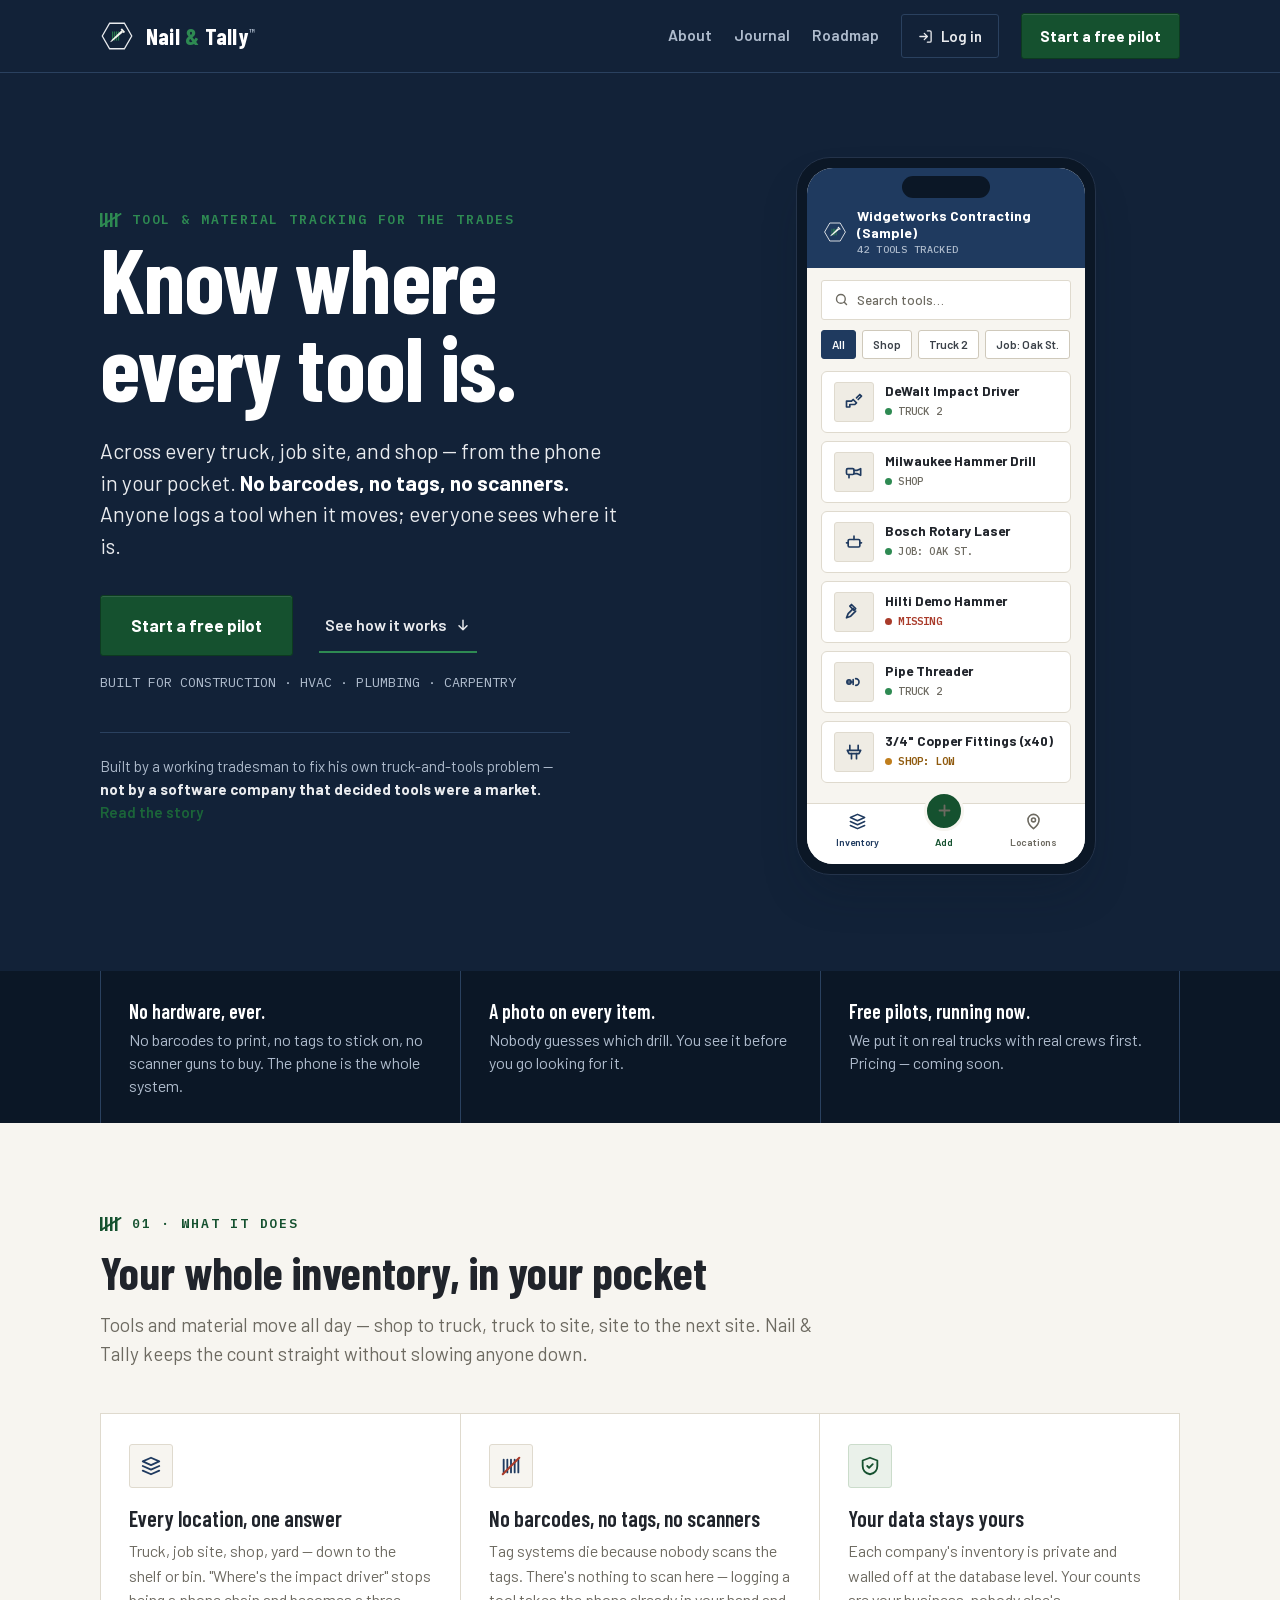
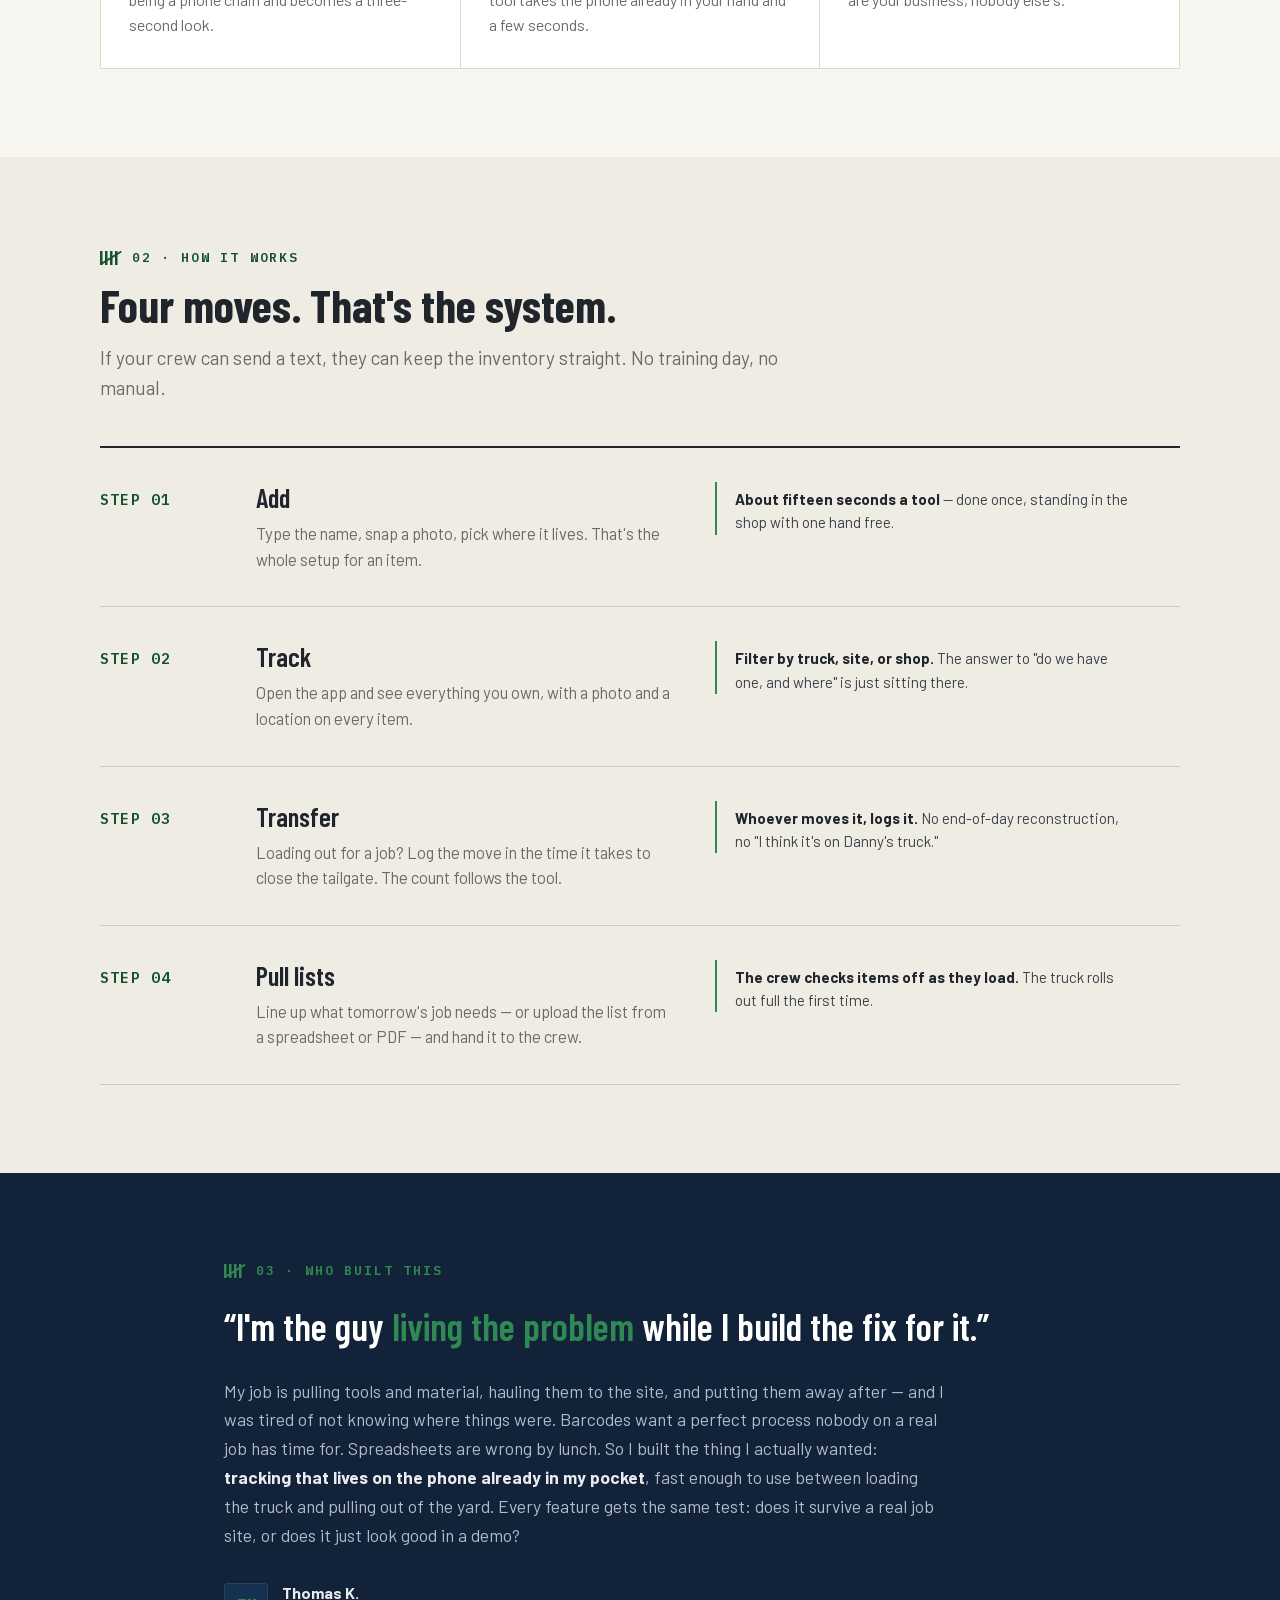
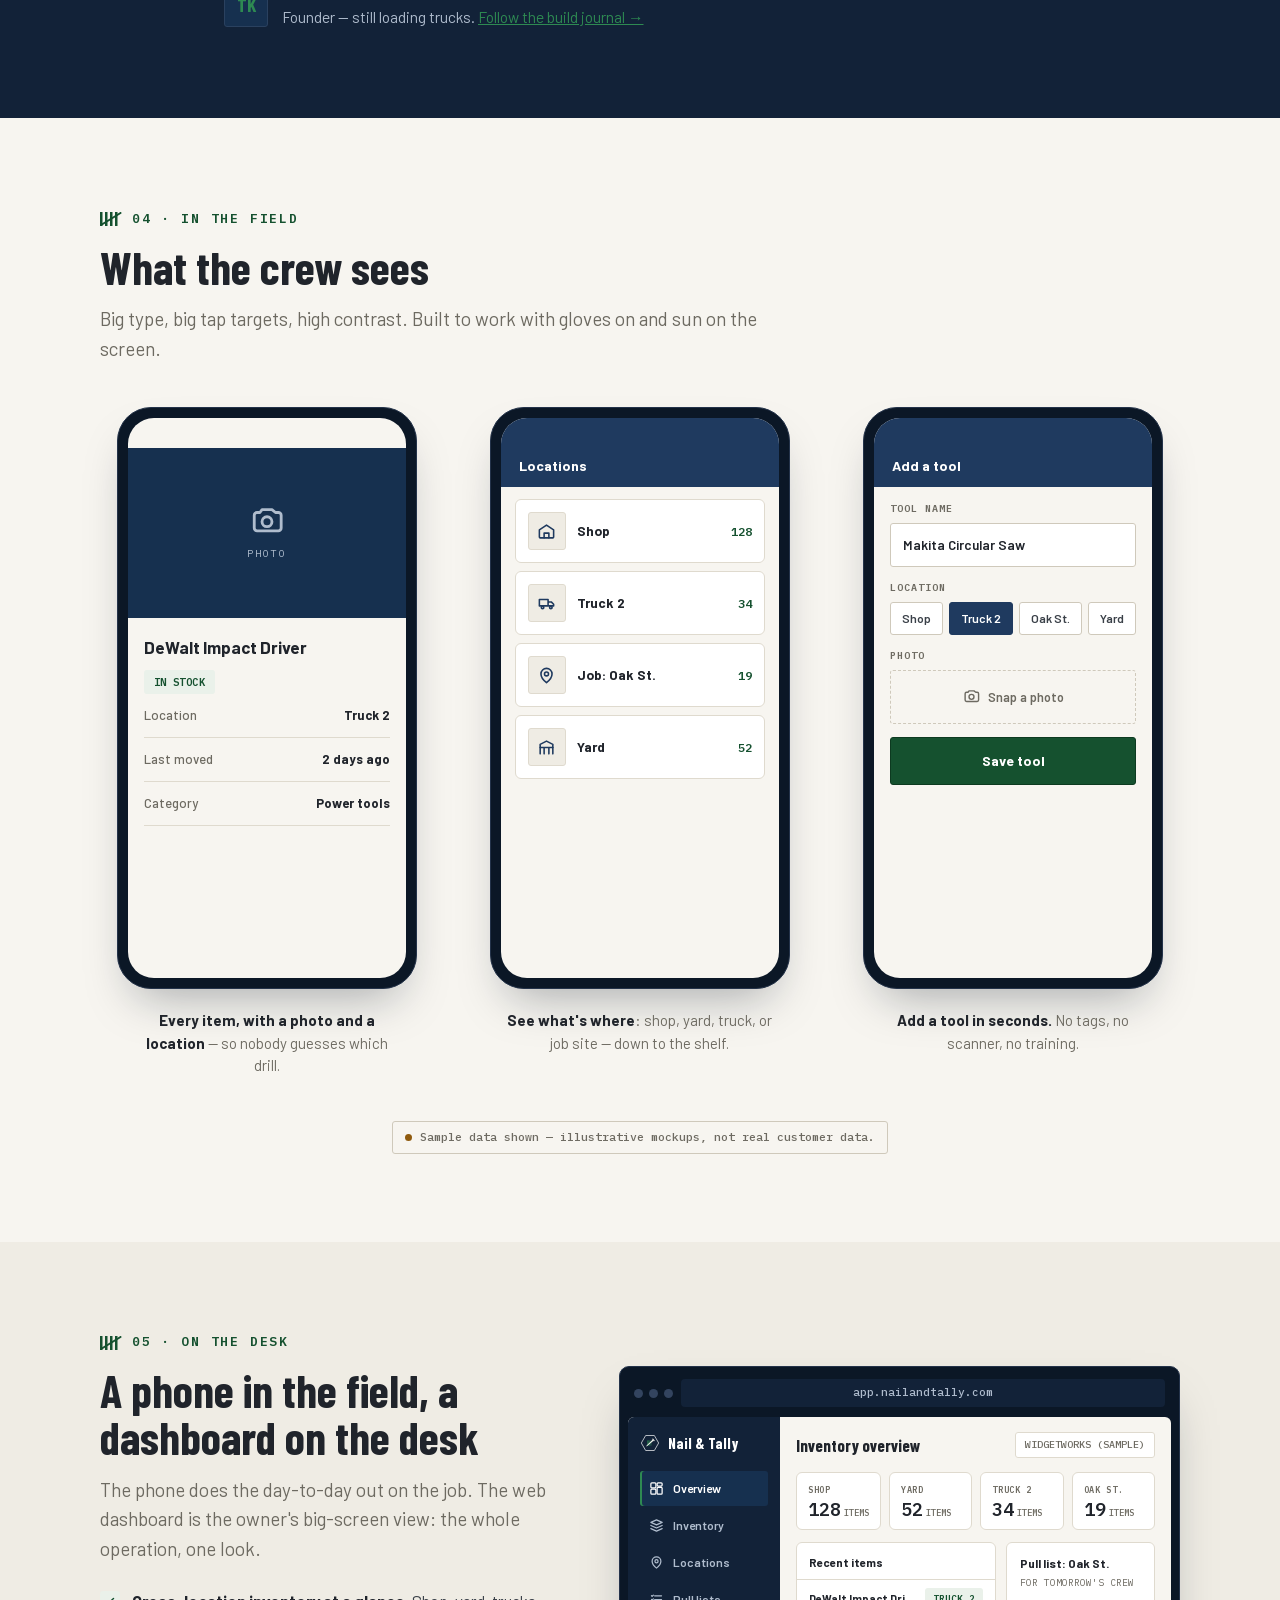
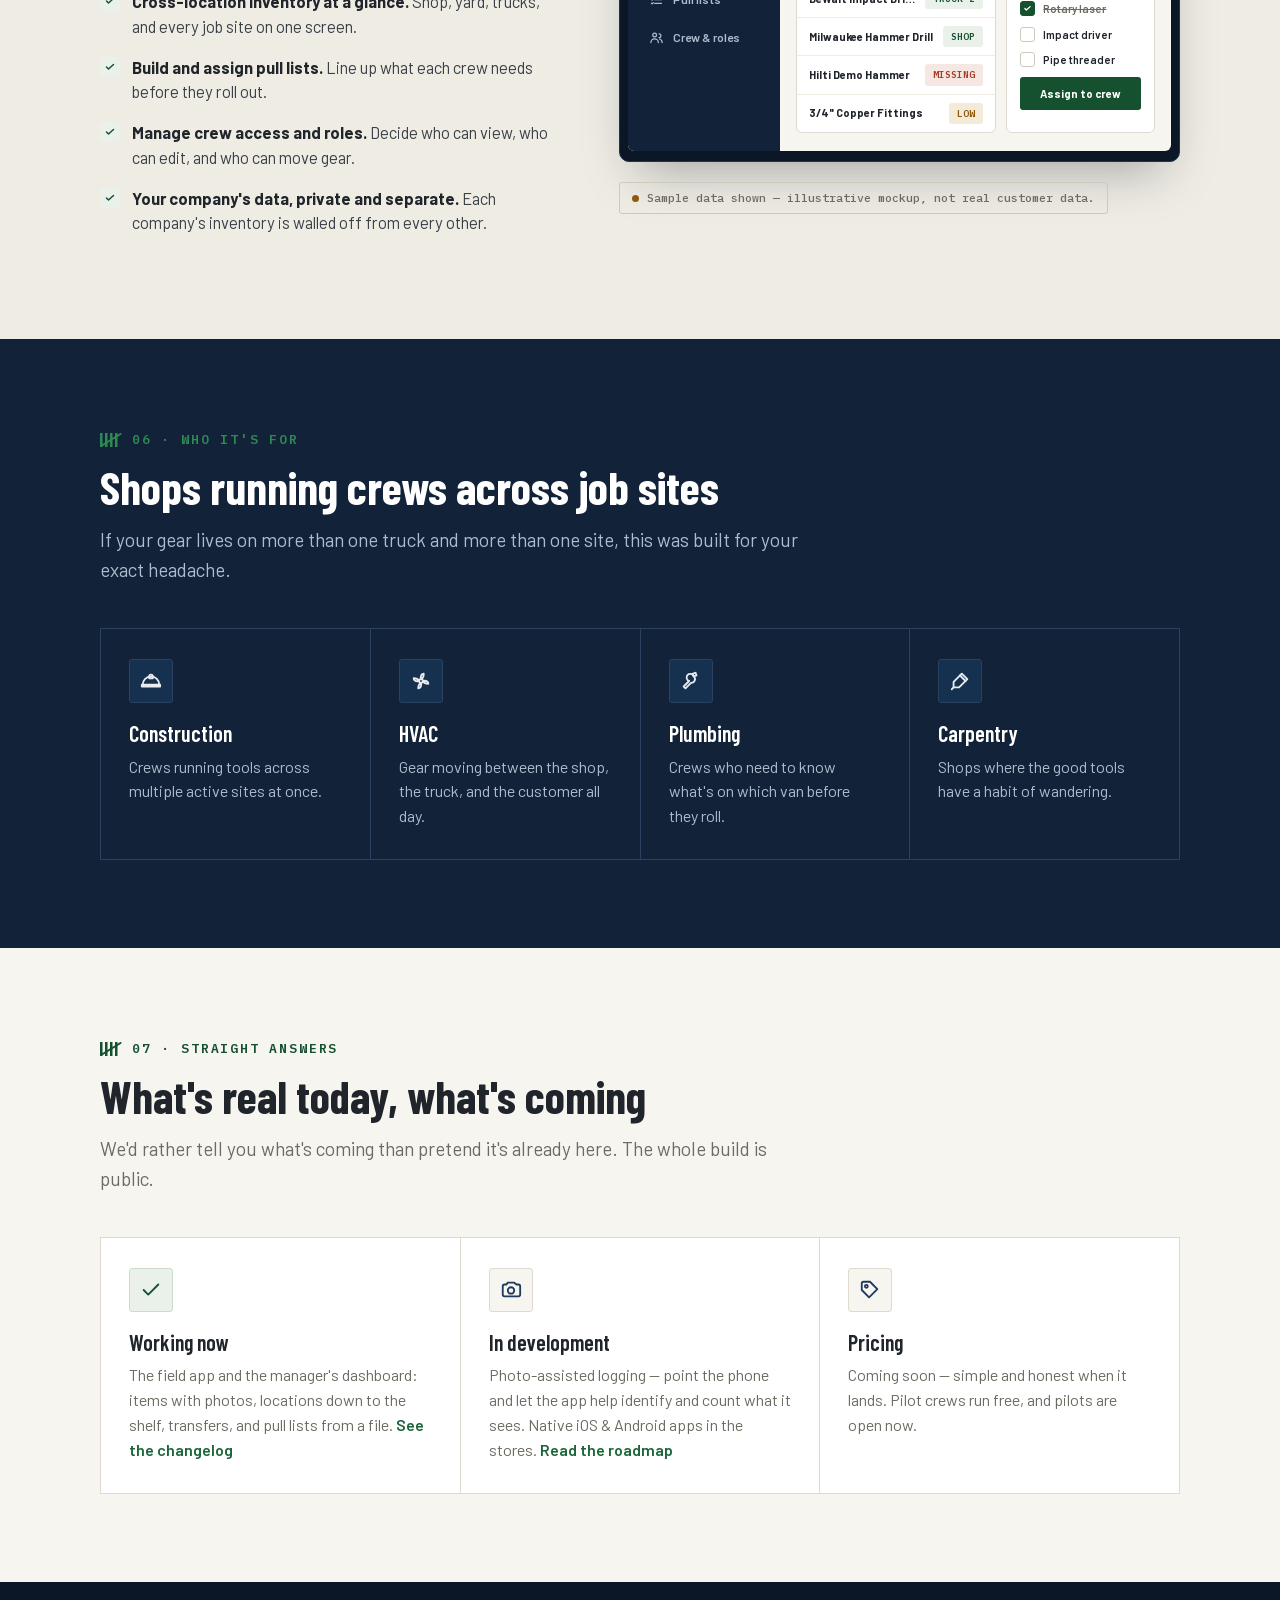
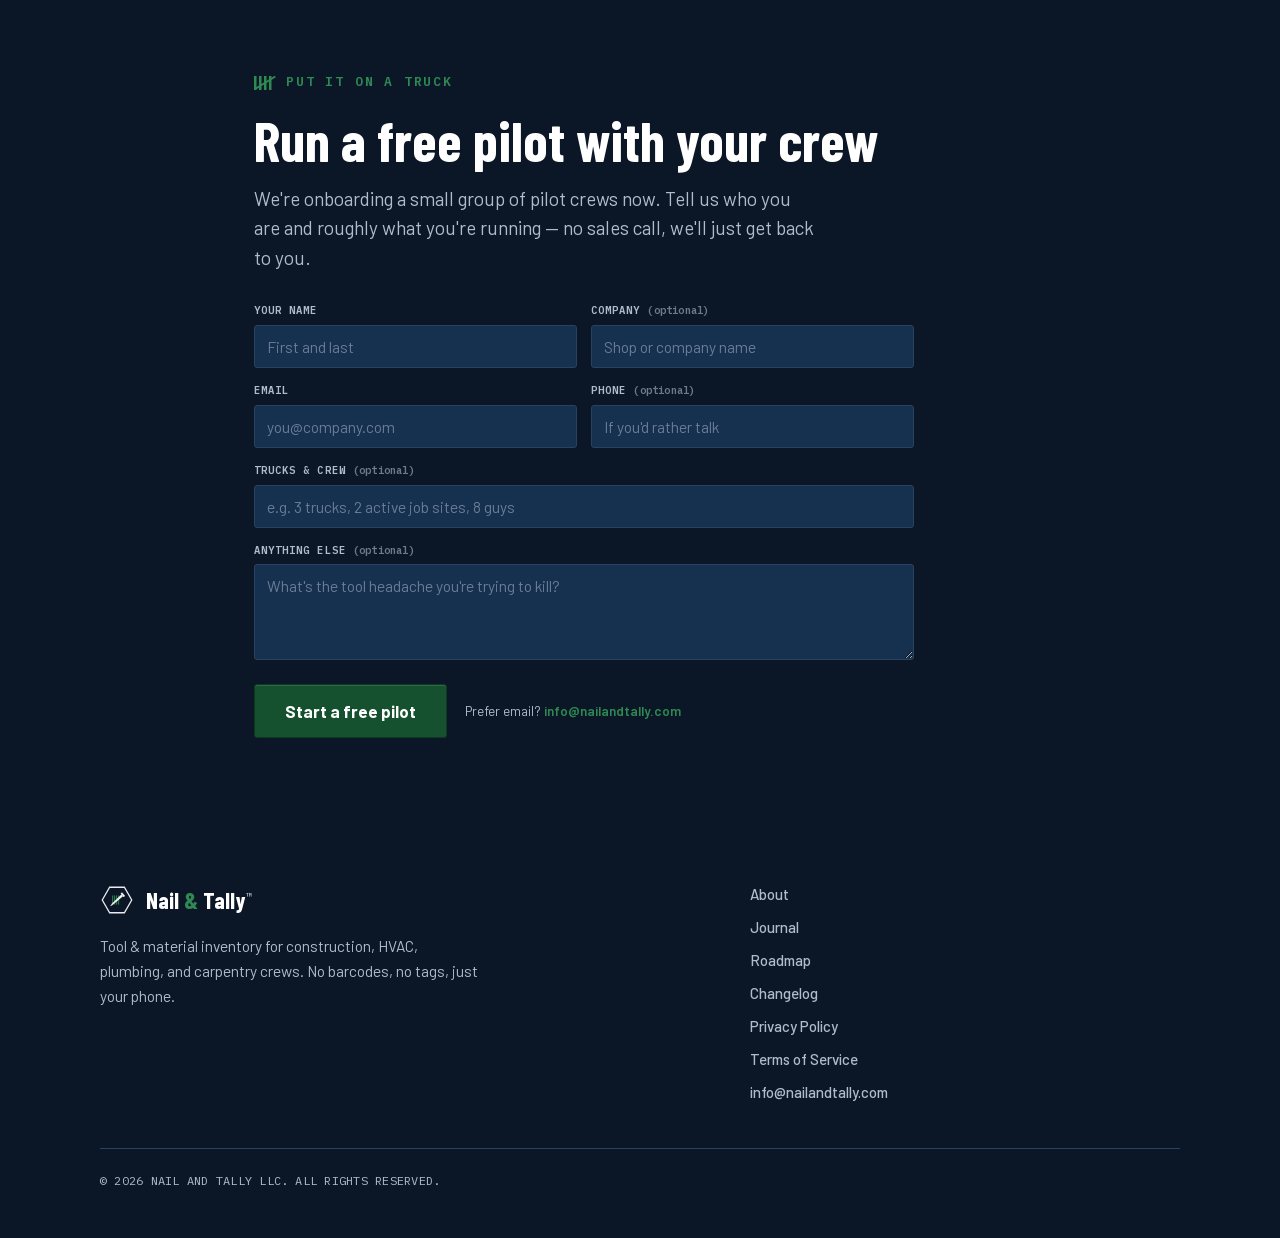
<file: index.html>
<!DOCTYPE html><html lang="en"><head><meta charset="utf-8">
<meta name="viewport" content="width=device-width,initial-scale=1">
<title>Nail &amp; Tally &middot; Know where every tool is.</title>
<meta name="description" content="Nail &amp; Tally tracks every tool and every count across your trucks, job sites, and shop — from the phone in your pocket. No barcodes, no tags, no scanners. Built for construction, HVAC, plumbing, and carpentry crews.">
<meta name="robots" content="index">
<meta name="theme-color" content="#122238">
<!-- Favicon: the Fastener emblem (hexagon bolt-head, four tally bars, nail as the fifth stroke) -->
<link rel="icon" type="image/svg+xml" href="data:image/svg+xml,%3Csvg xmlns='http://www.w3.org/2000/svg' viewBox='0 0 512 512'%3E%3Crect width='512' height='512' rx='112' fill='%231F3A5F'/%3E%3Cg transform='translate(82,82) scale(1.45)'%3E%3Cpolygon points='16,120 68,30 172,30 224,120 172,210 68,210' fill='%2316304F'/%3E%3Cpolygon points='34,120 77,46 163,46 206,120 163,194 77,194' fill='none' stroke='%230F2540' stroke-width='6'/%3E%3Cg fill='%232E8A52'%3E%3Crect x='86' y='86' width='7' height='68' rx='3.5'/%3E%3Crect x='100' y='86' width='7' height='68' rx='3.5'/%3E%3Crect x='114' y='86' width='7' height='68' rx='3.5'/%3E%3Crect x='128' y='86' width='7' height='68' rx='3.5'/%3E%3C/g%3E%3Cg transform='rotate(48 120 120)'%3E%3Crect x='103' y='58' width='34' height='13' rx='2' fill='%23F5F5F0'/%3E%3Cpath d='M111,71 L129,71 L125,170 L115,170 Z' fill='%23F5F5F0'/%3E%3Cpath d='M115,170 L125,170 L120,185 Z' fill='%23F5F5F0'/%3E%3C/g%3E%3C/g%3E%3C/svg%3E">
<link rel="stylesheet" href="/assets/site.css">
</head><body>

<!-- ============ HEADER ============ -->
<header class="site"><div class="wrap">
  <a class="logo" href="/" aria-label="Nail and Tally home">
    <svg viewBox="0 0 240 240" aria-hidden="true">
      <polygon points="16,120 68,30 172,30 224,120 172,210 68,210" fill="none" stroke="#E9EBEE" stroke-width="9"/>
      <g fill="#2E8A52">
        <rect x="86" y="86" width="7" height="68" rx="3.5"/>
        <rect x="100" y="86" width="7" height="68" rx="3.5"/>
        <rect x="114" y="86" width="7" height="68" rx="3.5"/>
        <rect x="128" y="86" width="7" height="68" rx="3.5"/>
      </g>
      <g transform="rotate(48 120 120)">
        <rect x="103" y="58" width="34" height="13" rx="2" fill="#F5F5F0"/>
        <path d="M111,71 L129,71 L125,170 L115,170 Z" fill="#F5F5F0"/>
        <path d="M115,170 L125,170 L120,185 Z" fill="#F5F5F0"/>
      </g>
    </svg>
    <span class="brand">Nail <span class="amp">&amp;</span> Tally<span class="tm">&trade;</span></span>
  </a>
  <nav class="site">
    <span class="nav-links">
      <a href="/about/">About</a>
      <a href="/journal/">Journal</a>
      <a href="/roadmap/">Roadmap</a>
    </span>
    <!-- LOG IN: live link to the dashboard (app.nailandtally.com is deployed + live). -->
    <a class="btn-outline" href="https://app.nailandtally.com" title="Log in">
      <svg viewBox="0 0 24 24" fill="none" stroke="currentColor" stroke-width="2.1" stroke-linecap="round" stroke-linejoin="round" aria-hidden="true"><path d="M15 3h4a2 2 0 012 2v14a2 2 0 01-2 2h-4"/><path d="M10 17l5-5-5-5M15 12H3"/></svg>
      Log in
    </a>
    <a class="btn head" href="/#pilot"><span class="cta-full">Start a free pilot</span><span class="cta-short">Free pilot</span></a>
  </nav>
</div></header>

<!-- ============ HERO ============ -->
<section class="hero"><div class="wrap">
  <div class="hero-copy">
    <span class="eyebrow light">
      <svg class="tally" viewBox="0 0 22 14" aria-hidden="true"><rect x="0" y="0" width="2.5" height="14"/><rect x="5" y="0" width="2.5" height="14"/><rect x="10" y="0" width="2.5" height="14"/><rect x="15" y="0" width="2.5" height="14"/><line x1="20.5" y1="1" x2="1" y2="13"/></svg>
      Tool &amp; material tracking for the trades
    </span>
    <h1>Know where<br>every tool is.</h1>
    <p class="lead">Across every truck, job site, and shop &mdash; from the phone in your pocket. <b>No barcodes, no tags, no scanners.</b> Anyone logs a tool when it moves; everyone sees where it is.</p>
    <div class="cta-row">
      <a class="btn lg" href="/#pilot">Start a free pilot</a>
      <a class="btn-ghost" href="#how">See how it works
        <svg viewBox="0 0 24 24" fill="none" stroke="currentColor" stroke-width="2.2" stroke-linecap="round" stroke-linejoin="round"><path d="M12 5v14M6 13l6 6 6-6"/></svg>
      </a>
    </div>
    <p class="support">BUILT FOR CONSTRUCTION &middot; HVAC &middot; PLUMBING &middot; CARPENTRY</p>
    <span class="trust">Built by a working tradesman to fix his own truck-and-tools problem &mdash; <b>not by a software company that decided tools were a market.</b> <a class="txt-link" href="/about/">Read the story</a></span>
  </div>
  <div class="hero-col-phone">
    <!-- ===== HERO PHONE: inventory home (sample data) ===== -->
    <div class="phone hero-phone" role="img" aria-label="App mockup: tool inventory list showing sample data">
      <div class="screen">
        <div class="notch"></div>
        <div class="app-bar">
          <svg class="mk" viewBox="0 0 240 240" aria-hidden="true">
            <polygon points="16,120 68,30 172,30 224,120 172,210 68,210" fill="none" stroke="#E9EBEE" stroke-width="9"/>
            <g fill="#2E8A52">
              <rect x="86" y="86" width="7" height="68" rx="3.5"/>
              <rect x="100" y="86" width="7" height="68" rx="3.5"/>
              <rect x="114" y="86" width="7" height="68" rx="3.5"/>
              <rect x="128" y="86" width="7" height="68" rx="3.5"/>
            </g>
            <g transform="rotate(48 120 120)">
              <rect x="103" y="58" width="34" height="13" rx="2" fill="#F5F5F0"/>
              <path d="M111,71 L129,71 L125,170 L115,170 Z" fill="#F5F5F0"/>
              <path d="M115,170 L125,170 L120,185 Z" fill="#F5F5F0"/>
            </g>
          </svg>
          <span class="co">Widgetworks Contracting (Sample)<small>42 TOOLS TRACKED</small></span>
        </div>
        <div class="app-search">
          <svg viewBox="0 0 24 24" fill="none" stroke="currentColor" stroke-width="2.2" stroke-linecap="round"><circle cx="11" cy="11" r="7"/><path d="M20 20l-3.5-3.5"/></svg>
          Search tools&hellip;
        </div>
        <div class="chips">
          <span class="chip on">All</span>
          <span class="chip">Shop</span>
          <span class="chip">Truck 2</span>
          <span class="chip">Job: Oak St.</span>
        </div>
        <div class="ilist">
          <div class="irow"><div class="ithumb">
            <svg viewBox="0 0 24 24" fill="none" stroke="#1F3A5F" stroke-width="2" stroke-linecap="round" stroke-linejoin="round"><path d="M3 11h6l2-2 4 4-2 2H7v3H3z"/><path d="M15 7l4-4 2 2-4 4"/></svg>
          </div><div class="imeta"><div class="iname">DeWalt Impact Driver</div><div class="iloc"><span class="dot g"></span><span class="lab">TRUCK 2</span></div></div></div>
          <div class="irow"><div class="ithumb">
            <svg viewBox="0 0 24 24" fill="none" stroke="#1F3A5F" stroke-width="2" stroke-linecap="round" stroke-linejoin="round"><rect x="3" y="8" width="9" height="7" rx="1.5"/><path d="M12 10h4l4-2v8l-4-2h-4"/><path d="M6 15v4"/></svg>
          </div><div class="imeta"><div class="iname">Milwaukee Hammer Drill</div><div class="iloc"><span class="dot g"></span><span class="lab">SHOP</span></div></div></div>
          <div class="irow"><div class="ithumb">
            <svg viewBox="0 0 24 24" fill="none" stroke="#1F3A5F" stroke-width="2" stroke-linecap="round" stroke-linejoin="round"><rect x="5" y="9" width="14" height="9" rx="1.5"/><path d="M12 9V5M3 13h2M19 13h2"/></svg>
          </div><div class="imeta"><div class="iname">Bosch Rotary Laser</div><div class="iloc"><span class="dot g"></span><span class="lab">JOB: OAK ST.</span></div></div></div>
          <div class="irow"><div class="ithumb">
            <svg viewBox="0 0 24 24" fill="none" stroke="#1F3A5F" stroke-width="2" stroke-linecap="round" stroke-linejoin="round"><path d="M9 3l5 5-2 2-5-5z"/><path d="M11 8L5 14l-2 5 5-2 6-6"/></svg>
          </div><div class="imeta"><div class="iname">Hilti Demo Hammer</div><div class="iloc"><span class="dot r"></span><span class="lab miss">MISSING</span></div></div></div>
          <div class="irow"><div class="ithumb">
            <svg viewBox="0 0 24 24" fill="none" stroke="#1F3A5F" stroke-width="2" stroke-linecap="round" stroke-linejoin="round"><path d="M4 12h7M14 8a4 4 0 110 8M11 9v6"/><circle cx="6" cy="12" r="2.5"/></svg>
          </div><div class="imeta"><div class="iname">Pipe Threader</div><div class="iloc"><span class="dot g"></span><span class="lab">TRUCK 2</span></div></div></div>
          <div class="irow"><div class="ithumb">
            <svg viewBox="0 0 24 24" fill="none" stroke="#1F3A5F" stroke-width="2" stroke-linecap="round" stroke-linejoin="round"><path d="M7 4v6M17 4v6M4 10h16l-2 4H6z"/><path d="M9 14v6M15 14v6"/></svg>
          </div><div class="imeta"><div class="iname">3/4" Copper Fittings (x40)</div><div class="iloc"><span class="dot a"></span><span class="lab low">SHOP: LOW</span></div></div></div>
        </div>
        <div class="tabbar">
          <span class="tab on"><svg viewBox="0 0 24 24" fill="none" stroke="currentColor" stroke-width="2" stroke-linecap="round" stroke-linejoin="round"><path d="M3 7l9-4 9 4-9 4z"/><path d="M3 12l9 4 9-4M3 17l9 4 9-4"/></svg>Inventory</span>
          <span class="tab add"><span class="badge"><svg viewBox="0 0 24 24" fill="none" stroke="#fff" stroke-width="2.6" stroke-linecap="round"><path d="M12 5v14M5 12h14"/></svg></span><span>Add</span></span>
          <span class="tab"><svg viewBox="0 0 24 24" fill="none" stroke="currentColor" stroke-width="2" stroke-linecap="round" stroke-linejoin="round"><path d="M12 21s-7-5.6-7-11a7 7 0 0114 0c0 5.4-7 11-7 11z"/><circle cx="12" cy="10" r="2.5"/></svg>Locations</span>
        </div>
      </div>
    </div>
  </div>
</div></section>

<!-- ============ FACT BAR ============ -->
<div class="factbar"><div class="wrap">
  <div class="fact"><b>No hardware, ever.</b>No barcodes to print, no tags to stick on, no scanner guns to buy. The phone is the whole system.</div>
  <div class="fact"><b>A photo on every item.</b>Nobody guesses which drill. You see it before you go looking for it.</div>
  <div class="fact"><b>Free pilots, running now.</b>We put it on real trucks with real crews first. Pricing &mdash; coming soon.</div>
</div></div>

<!-- ============ 01 WHAT IT DOES ============ -->
<section><div class="wrap">
  <div class="sec-head">
    <span class="eyebrow">
      <svg class="tally" viewBox="0 0 22 14" aria-hidden="true"><rect x="0" y="0" width="2.5" height="14"/><rect x="5" y="0" width="2.5" height="14"/><rect x="10" y="0" width="2.5" height="14"/><rect x="15" y="0" width="2.5" height="14"/><line x1="20.5" y1="1" x2="1" y2="13"/></svg>
      01 &middot; What it does
    </span>
    <h2>Your whole inventory, in your pocket</h2>
    <p class="sub">Tools and material move all day &mdash; shop to truck, truck to site, site to the next site. Nail &amp; Tally keeps the count straight without slowing anyone down.</p>
  </div>
  <div class="cards">
    <div class="card">
      <div class="icon-tile">
        <svg viewBox="0 0 24 24" fill="none" stroke="#1F3A5F" stroke-width="2" stroke-linecap="round" stroke-linejoin="round"><path d="M3 7l9-4 9 4-9 4z"/><path d="M3 12l9 4 9-4M3 17l9 4 9-4"/></svg>
      </div>
      <h3>Every location, one answer</h3>
      <p>Truck, job site, shop, yard &mdash; down to the shelf or bin. "Where's the impact driver" stops being a phone chain and becomes a three-second look.</p>
    </div>
    <div class="card">
      <div class="icon-tile">
        <svg viewBox="0 0 24 24" fill="none" stroke="#1F3A5F" stroke-width="2" stroke-linecap="round"><path d="M4 5v14M8 5v14M12 5v14M16 5v14M20 5v14"/><path d="M3 21L21 3" stroke="#A93B2A" stroke-width="2.2"/></svg>
      </div>
      <h3>No barcodes, no tags, no scanners</h3>
      <p>Tag systems die because nobody scans the tags. There's nothing to scan here &mdash; logging a tool takes the phone already in your hand and a few seconds.</p>
    </div>
    <div class="card">
      <div class="icon-tile green">
        <svg viewBox="0 0 24 24" fill="none" stroke="#15512F" stroke-width="2" stroke-linecap="round" stroke-linejoin="round"><path d="M12 3l8 3v6c0 5-3.5 8-8 9-4.5-1-8-4-8-9V6z"/><path d="M9 12l2 2 4-4"/></svg>
      </div>
      <h3>Your data stays yours</h3>
      <p>Each company's inventory is private and walled off at the database level. Your counts are your business, nobody else's.</p>
    </div>
  </div>
</div></section>

<!-- ============ 02 HOW IT WORKS ============ -->
<section id="how" class="band-paper2"><div class="wrap">
  <div class="sec-head">
    <span class="eyebrow">
      <svg class="tally" viewBox="0 0 22 14" aria-hidden="true"><rect x="0" y="0" width="2.5" height="14"/><rect x="5" y="0" width="2.5" height="14"/><rect x="10" y="0" width="2.5" height="14"/><rect x="15" y="0" width="2.5" height="14"/><line x1="20.5" y1="1" x2="1" y2="13"/></svg>
      02 &middot; How it works
    </span>
    <h2>Four moves. That's the system.</h2>
    <p class="sub">If your crew can send a text, they can keep the inventory straight. No training day, no manual.</p>
  </div>
  <div class="steps">
    <div class="step">
      <span class="n">STEP 01</span>
      <div>
        <h3>Add</h3>
        <p>Type the name, snap a photo, pick where it lives. That's the whole setup for an item.</p>
      </div>
      <p class="how"><b>About fifteen seconds a tool</b> &mdash; done once, standing in the shop with one hand free.</p>
    </div>
    <div class="step">
      <span class="n">STEP 02</span>
      <div>
        <h3>Track</h3>
        <p>Open the app and see everything you own, with a photo and a location on every item.</p>
      </div>
      <p class="how"><b>Filter by truck, site, or shop.</b> The answer to "do we have one, and where" is just sitting there.</p>
    </div>
    <div class="step">
      <span class="n">STEP 03</span>
      <div>
        <h3>Transfer</h3>
        <p>Loading out for a job? Log the move in the time it takes to close the tailgate. The count follows the tool.</p>
      </div>
      <p class="how"><b>Whoever moves it, logs it.</b> No end-of-day reconstruction, no "I think it's on Danny's truck."</p>
    </div>
    <div class="step">
      <span class="n">STEP 04</span>
      <div>
        <h3>Pull lists</h3>
        <p>Line up what tomorrow's job needs &mdash; or upload the list from a spreadsheet or PDF &mdash; and hand it to the crew.</p>
      </div>
      <p class="how"><b>The crew checks items off as they load.</b> The truck rolls out full the first time.</p>
    </div>
  </div>
</div></section>

<!-- ============ 03 FOUNDER ============ -->
<section class="founder band-navy"><div class="wrap">
  <span class="eyebrow light">
    <svg class="tally" viewBox="0 0 22 14" aria-hidden="true"><rect x="0" y="0" width="2.5" height="14"/><rect x="5" y="0" width="2.5" height="14"/><rect x="10" y="0" width="2.5" height="14"/><rect x="15" y="0" width="2.5" height="14"/><line x1="20.5" y1="1" x2="1" y2="13"/></svg>
    03 &middot; Who built this
  </span>
  <blockquote style="margin-top:22px">&ldquo;I'm the guy <em>living the problem</em> while I build the fix for it.&rdquo;</blockquote>
  <p class="story">My job is pulling tools and material, hauling them to the site, and putting them away after &mdash; and I was tired of not knowing where things were. Barcodes want a perfect process nobody on a real job has time for. Spreadsheets are wrong by lunch. So I built the thing I actually wanted: <b>tracking that lives on the phone already in my pocket</b>, fast enough to use between loading the truck and pulling out of the yard. Every feature gets the same test: does it survive a real job site, or does it just look good in a demo?</p>
  <div class="who">
    <span class="sig" aria-hidden="true">TK</span>
    <span><b>Thomas K.</b>Founder &mdash; still loading trucks. <a href="/journal/">Follow the build journal &rarr;</a></span>
  </div>
</div></section>

<!-- ============ 04 IN THE FIELD ============ -->
<section><div class="wrap">
  <div class="sec-head">
    <span class="eyebrow">
      <svg class="tally" viewBox="0 0 22 14" aria-hidden="true"><rect x="0" y="0" width="2.5" height="14"/><rect x="5" y="0" width="2.5" height="14"/><rect x="10" y="0" width="2.5" height="14"/><rect x="15" y="0" width="2.5" height="14"/><line x1="20.5" y1="1" x2="1" y2="13"/></svg>
      04 &middot; In the field
    </span>
    <h2>What the crew sees</h2>
    <p class="sub">Big type, big tap targets, high contrast. Built to work with gloves on and sun on the screen.</p>
  </div>
  <div class="shots">
    <!-- 1. ITEM DETAIL -->
    <div class="shot">
      <div class="phone" role="img" aria-label="App mockup: tool detail screen with sample data">
        <div class="screen">
          <div class="detail-photo">
            <svg viewBox="0 0 24 24" fill="none" stroke="currentColor" stroke-width="2" stroke-linecap="round" stroke-linejoin="round"><path d="M3 8a2 2 0 012-2h2l1.5-2h7L18 6h2a2 2 0 012 2v9a2 2 0 01-2 2H5a2 2 0 01-2-2z"/><circle cx="12" cy="12.5" r="3.5"/></svg>
            <span>PHOTO</span>
          </div>
          <div class="detail-body">
            <div class="dn">DeWalt Impact Driver</div>
            <span class="pill">IN STOCK</span>
            <div class="kv"><span class="k">Location</span><span class="v">Truck 2</span></div>
            <div class="kv"><span class="k">Last moved</span><span class="v">2 days ago</span></div>
            <div class="kv"><span class="k">Category</span><span class="v">Power tools</span></div>
          </div>
        </div>
      </div>
      <p class="cap"><b>Every item, with a photo and a location</b> &mdash; so nobody guesses which drill.</p>
    </div>
    <!-- 2. LOCATIONS -->
    <div class="shot">
      <div class="phone" role="img" aria-label="App mockup: locations list with sample counts">
        <div class="screen">
          <div class="app-bar"><span class="co" style="margin-left:2px">Locations</span></div>
          <div style="padding-top:12px">
            <div class="loc-row"><div class="li"><svg viewBox="0 0 24 24" fill="none" stroke="#1F3A5F" stroke-width="2" stroke-linecap="round" stroke-linejoin="round"><path d="M3 10l9-6 9 6v9a1 1 0 01-1 1H4a1 1 0 01-1-1z"/><path d="M9 20v-6h6v6"/></svg></div><span class="ln">Shop</span><span class="lc">128</span></div>
            <div class="loc-row"><div class="li"><svg viewBox="0 0 24 24" fill="none" stroke="#1F3A5F" stroke-width="2" stroke-linecap="round" stroke-linejoin="round"><path d="M3 7h11v8H3zM14 10h4l3 3v2h-7z"/><circle cx="7" cy="17" r="1.6"/><circle cx="17.5" cy="17" r="1.6"/></svg></div><span class="ln">Truck 2</span><span class="lc">34</span></div>
            <div class="loc-row"><div class="li"><svg viewBox="0 0 24 24" fill="none" stroke="#1F3A5F" stroke-width="2" stroke-linecap="round" stroke-linejoin="round"><path d="M12 21s-7-5.6-7-11a7 7 0 0114 0c0 5.4-7 11-7 11z"/><circle cx="12" cy="10" r="2.5"/></svg></div><span class="ln">Job: Oak St.</span><span class="lc">19</span></div>
            <div class="loc-row"><div class="li"><svg viewBox="0 0 24 24" fill="none" stroke="#1F3A5F" stroke-width="2" stroke-linecap="round" stroke-linejoin="round"><path d="M4 20V8l8-4 8 4v12"/><path d="M4 12h16M9 20v-8h6v8"/></svg></div><span class="ln">Yard</span><span class="lc">52</span></div>
          </div>
        </div>
      </div>
      <p class="cap"><b>See what's where</b>: shop, yard, truck, or job site &mdash; down to the shelf.</p>
    </div>
    <!-- 3. ADD / MOVE -->
    <div class="shot">
      <div class="phone" role="img" aria-label="App mockup: add a tool form with sample data">
        <div class="screen">
          <div class="app-bar"><span class="co" style="margin-left:2px">Add a tool</span></div>
          <div class="form-wrap">
            <div class="fld"><label>Tool name</label><div class="input">Makita Circular Saw</div></div>
            <div class="fld"><label>Location</label>
              <div class="loc-pick">
                <span class="o">Shop</span><span class="o sel">Truck 2</span><span class="o">Oak St.</span><span class="o">Yard</span>
              </div>
            </div>
            <div class="fld"><label>Photo</label>
              <div class="snap"><svg viewBox="0 0 24 24" fill="none" stroke="currentColor" stroke-width="2" stroke-linecap="round" stroke-linejoin="round"><path d="M3 8a2 2 0 012-2h2l1.5-2h7L18 6h2a2 2 0 012 2v9a2 2 0 01-2 2H5a2 2 0 01-2-2z"/><circle cx="12" cy="12.5" r="3.5"/></svg>Snap a photo</div>
            </div>
            <div class="save-btn">Save tool</div>
          </div>
        </div>
      </div>
      <p class="cap"><b>Add a tool in seconds.</b> No tags, no scanner, no training.</p>
    </div>
  </div>
  <div style="text-align:center;margin-top:44px"><span class="sample-tag"><span class="d"></span>Sample data shown &mdash; illustrative mockups, not real customer data.</span></div>
</div></section>

<!-- ============ 05 ON THE DESK ============ -->
<!-- NOTE: phone stays the hero. This is the owner/manager's big-screen companion view.
     The dashboard IS live; there are no public customers yet, so keep language to
     "here's the manager's view" and NEVER imply usage/traction. All figures are sample data. -->
<section class="desk band-paper2"><div class="wrap">
  <div class="desk-copy">
    <div class="sec-head" style="margin-bottom:0">
      <span class="eyebrow">
        <svg class="tally" viewBox="0 0 22 14" aria-hidden="true"><rect x="0" y="0" width="2.5" height="14"/><rect x="5" y="0" width="2.5" height="14"/><rect x="10" y="0" width="2.5" height="14"/><rect x="15" y="0" width="2.5" height="14"/><line x1="20.5" y1="1" x2="1" y2="13"/></svg>
        05 &middot; On the desk
      </span>
      <h2>A phone in the field, a dashboard on the desk</h2>
      <p class="sub">The phone does the day-to-day out on the job. The web dashboard is the owner's big-screen view: the whole operation, one look.</p>
    </div>
    <ul class="feat-list">
      <li><strong>Cross-location inventory at a glance.</strong> Shop, yard, trucks, and every job site on one screen.</li>
      <li><strong>Build and assign pull lists.</strong> Line up what each crew needs before they roll out.</li>
      <li><strong>Manage crew access and roles.</strong> Decide who can view, who can edit, and who can move gear.</li>
      <li><strong>Your company's data, private and separate.</strong> Each company's inventory is walled off from every other.</li>
    </ul>
  </div>

  <div class="dash-slot">
    <!-- ============================================================
         SWAPPABLE SCREENSHOT SLOT
         Drop a REAL dashboard screenshot in later: replace the inner
         <div class="dash"> ... </div> with
             <img src="/assets/dashboard-screenshot.png"
                  alt="Nail & Tally web dashboard" style="border-radius:6px">
         Keep the outer .browser frame + the sample-data tag below.
         ============================================================ -->
    <div class="browser" role="img" aria-label="Web dashboard mockup: cross-location inventory and a pull list, with sample data">
      <div class="bar">
        <span class="dots"><i></i><i></i><i></i></span>
        <span class="url">app.nailandtally.com</span>
      </div>
      <div class="dash">
        <div class="side">
          <div class="brandline">
            <svg viewBox="0 0 240 240" aria-hidden="true">
              <polygon points="16,120 68,30 172,30 224,120 172,210 68,210" fill="none" stroke="#E9EBEE" stroke-width="9"/>
              <g fill="#2E8A52">
                <rect x="86" y="86" width="7" height="68" rx="3.5"/>
                <rect x="100" y="86" width="7" height="68" rx="3.5"/>
                <rect x="114" y="86" width="7" height="68" rx="3.5"/>
                <rect x="128" y="86" width="7" height="68" rx="3.5"/>
              </g>
              <g transform="rotate(48 120 120)">
                <rect x="103" y="58" width="34" height="13" rx="2" fill="#F5F5F0"/>
                <path d="M111,71 L129,71 L125,170 L115,170 Z" fill="#F5F5F0"/>
                <path d="M115,170 L125,170 L120,185 Z" fill="#F5F5F0"/>
              </g>
            </svg>
            <b>Nail &amp; Tally</b>
          </div>
          <ul class="nav">
            <li class="on"><svg viewBox="0 0 24 24" fill="none" stroke-width="2" stroke-linecap="round" stroke-linejoin="round"><rect x="3" y="3" width="8" height="8" rx="1.5"/><rect x="13" y="3" width="8" height="5" rx="1.5"/><rect x="13" y="10" width="8" height="11" rx="1.5"/><rect x="3" y="13" width="8" height="8" rx="1.5"/></svg>Overview</li>
            <li><svg viewBox="0 0 24 24" fill="none" stroke-width="2" stroke-linecap="round" stroke-linejoin="round"><path d="M3 7l9-4 9 4-9 4z"/><path d="M3 12l9 4 9-4M3 17l9 4 9-4"/></svg>Inventory</li>
            <li><svg viewBox="0 0 24 24" fill="none" stroke-width="2" stroke-linecap="round" stroke-linejoin="round"><path d="M12 21s-7-5.6-7-11a7 7 0 0114 0c0 5.4-7 11-7 11z"/><circle cx="12" cy="10" r="2.5"/></svg>Locations</li>
            <li><svg viewBox="0 0 24 24" fill="none" stroke-width="2" stroke-linecap="round" stroke-linejoin="round"><path d="M9 6h11M9 12h11M9 18h11"/><path d="M4 6l1 1 2-2M4 12l1 1 2-2M4 18l1 1 2-2"/></svg>Pull lists</li>
            <li><svg viewBox="0 0 24 24" fill="none" stroke-width="2" stroke-linecap="round" stroke-linejoin="round"><circle cx="9" cy="8" r="3"/><path d="M3 20a6 6 0 0112 0M16 6a3 3 0 010 6M21 20a6 6 0 00-4-5.6"/></svg>Crew &amp; roles</li>
          </ul>
        </div>
        <div class="main">
          <div class="h">
            <span class="t">Inventory overview</span>
            <span class="co">WIDGETWORKS (SAMPLE)</span>
          </div>
          <div class="tiles">
            <div class="tile"><div class="n">Shop</div><div class="c">128<small>ITEMS</small></div></div>
            <div class="tile"><div class="n">Yard</div><div class="c">52<small>ITEMS</small></div></div>
            <div class="tile"><div class="n">Truck 2</div><div class="c">34<small>ITEMS</small></div></div>
            <div class="tile"><div class="n">Oak St.</div><div class="c">19<small>ITEMS</small></div></div>
          </div>
          <div class="cols">
            <div class="panel">
              <div class="ph">Recent items</div>
              <div class="trow"><span class="nm">DeWalt Impact Driver</span><span class="badge-loc ok">TRUCK 2</span></div>
              <div class="trow"><span class="nm">Milwaukee Hammer Drill</span><span class="badge-loc ok">SHOP</span></div>
              <div class="trow"><span class="nm">Hilti Demo Hammer</span><span class="badge-loc miss">MISSING</span></div>
              <div class="trow"><span class="nm">3/4" Copper Fittings</span><span class="badge-loc low">LOW</span></div>
            </div>
            <div class="panel pull">
              <div class="pt">Pull list: Oak St.</div>
              <div class="pd">FOR TOMORROW'S CREW</div>
              <div class="pi done"><span class="ck"><svg viewBox="0 0 24 24" fill="none" stroke-width="3.4" stroke-linecap="round" stroke-linejoin="round"><path d="M5 12l4 4L19 7"/></svg></span><span>Rotary laser</span></div>
              <div class="pi"><span class="ck"></span><span>Impact driver</span></div>
              <div class="pi"><span class="ck"></span><span>Pipe threader</span></div>
              <div class="pbtn">Assign to crew</div>
            </div>
          </div>
        </div>
      </div>
    </div>
    <div style="margin-top:20px"><span class="sample-tag"><span class="d"></span>Sample data shown &mdash; illustrative mockup, not real customer data.</span></div>
  </div>
</div></section>

<!-- ============ 06 WHO IT'S FOR ============ -->
<section class="band-navy on-dark"><div class="wrap">
  <div class="sec-head">
    <span class="eyebrow light">
      <svg class="tally" viewBox="0 0 22 14" aria-hidden="true"><rect x="0" y="0" width="2.5" height="14"/><rect x="5" y="0" width="2.5" height="14"/><rect x="10" y="0" width="2.5" height="14"/><rect x="15" y="0" width="2.5" height="14"/><line x1="20.5" y1="1" x2="1" y2="13"/></svg>
      06 &middot; Who it's for
    </span>
    <h2>Shops running crews across job sites</h2>
    <p class="sub">If your gear lives on more than one truck and more than one site, this was built for your exact headache.</p>
  </div>
  <div class="cards four">
    <div class="card">
      <div class="icon-tile">
        <svg viewBox="0 0 24 24" fill="none" stroke="#E9EBEE" stroke-width="2" stroke-linecap="round" stroke-linejoin="round"><path d="M3 16a9 9 0 0118 0"/><path d="M2 16h20v2H2z"/><path d="M10 7a2 2 0 014 0v2h-4z"/></svg>
      </div>
      <h3>Construction</h3>
      <p>Crews running tools across multiple active sites at once.</p>
    </div>
    <div class="card">
      <div class="icon-tile">
        <svg viewBox="0 0 24 24" fill="none" stroke="#E9EBEE" stroke-width="2" stroke-linecap="round" stroke-linejoin="round"><circle cx="12" cy="12" r="2"/><path d="M12 10c-1-4 1-6 3-6 0 3-1 5-3 6M14 12c4-1 6 1 6 3-3 0-5-1-6-3M12 14c1 4-1 6-3 6 0-3 1-5 3-6M10 12c-4 1-6-1-6-3 3 0 5 1 6 3"/></svg>
      </div>
      <h3>HVAC</h3>
      <p>Gear moving between the shop, the truck, and the customer all day.</p>
    </div>
    <div class="card">
      <div class="icon-tile">
        <svg viewBox="0 0 24 24" fill="none" stroke="#E9EBEE" stroke-width="2" stroke-linecap="round" stroke-linejoin="round"><path d="M15 7a4 4 0 10-5 5l-6 6 2 2 6-6a4 4 0 003-7z"/><path d="M14 4l3-1 1 3-3 1z"/></svg>
      </div>
      <h3>Plumbing</h3>
      <p>Crews who need to know what's on which van before they roll.</p>
    </div>
    <div class="card">
      <div class="icon-tile">
        <svg viewBox="0 0 24 24" fill="none" stroke="#E9EBEE" stroke-width="2" stroke-linecap="round" stroke-linejoin="round"><path d="M14 4l6 6-9 9H5v-6z"/><path d="M12 6l6 6"/><path d="M5 19l-2 2"/></svg>
      </div>
      <h3>Carpentry</h3>
      <p>Shops where the good tools have a habit of wandering.</p>
    </div>
  </div>
</div></section>

<!-- ============ 07 STRAIGHT ANSWERS (roadmap + pricing) ============ -->
<section><div class="wrap">
  <div class="sec-head">
    <span class="eyebrow">
      <svg class="tally" viewBox="0 0 22 14" aria-hidden="true"><rect x="0" y="0" width="2.5" height="14"/><rect x="5" y="0" width="2.5" height="14"/><rect x="10" y="0" width="2.5" height="14"/><rect x="15" y="0" width="2.5" height="14"/><line x1="20.5" y1="1" x2="1" y2="13"/></svg>
      07 &middot; Straight answers
    </span>
    <h2>What's real today, what's coming</h2>
    <p class="sub">We'd rather tell you what's coming than pretend it's already here. The whole build is public.</p>
  </div>
  <div class="cards">
    <div class="card">
      <div class="icon-tile green">
        <svg viewBox="0 0 24 24" fill="none" stroke="#15512F" stroke-width="2" stroke-linecap="round" stroke-linejoin="round"><path d="M20 6L9 17l-5-5"/></svg>
      </div>
      <h3>Working now</h3>
      <p>The field app and the manager's dashboard: items with photos, locations down to the shelf, transfers, and pull lists from a file. <a class="txt-link" href="/changelog/">See the changelog</a></p>
    </div>
    <div class="card">
      <div class="icon-tile">
        <svg viewBox="0 0 24 24" fill="none" stroke="#1F3A5F" stroke-width="2" stroke-linecap="round" stroke-linejoin="round"><path d="M3 8a2 2 0 012-2h2l1.5-2h7L18 6h2a2 2 0 012 2v9a2 2 0 01-2 2H5a2 2 0 01-2-2z"/><circle cx="12" cy="12.5" r="3.5"/></svg>
      </div>
      <h3>In development</h3>
      <p>Photo-assisted logging &mdash; point the phone and let the app help identify and count what it sees. Native iOS &amp; Android apps in the stores. <a class="txt-link" href="/roadmap/">Read the roadmap</a></p>
    </div>
    <div class="card">
      <div class="icon-tile">
        <svg viewBox="0 0 24 24" fill="none" stroke="#1F3A5F" stroke-width="2" stroke-linecap="round" stroke-linejoin="round"><path d="M3 12V5a2 2 0 012-2h7l8 8-9 9z"/><circle cx="8" cy="8" r="1.6"/></svg>
      </div>
      <h3>Pricing</h3>
      <p>Coming soon &mdash; simple and honest when it lands. Pilot crews run free, and pilots are open now.</p>
    </div>
  </div>
</div></section>

<!-- ============ FINAL CTA + PILOT FORM ============ -->
<!-- Posts to the pilot-request edge function (Supabase). Honeypot field
     "website" is hidden from people; the function drops anything that fills it.
     Mailto stays as the fallback underneath. -->
<section id="pilot" class="band-charcoal cta-final on-dark"><div class="wrap">
  <span class="eyebrow light">
    <svg class="tally" viewBox="0 0 22 14" aria-hidden="true"><rect x="0" y="0" width="2.5" height="14"/><rect x="5" y="0" width="2.5" height="14"/><rect x="10" y="0" width="2.5" height="14"/><rect x="15" y="0" width="2.5" height="14"/><line x1="20.5" y1="1" x2="1" y2="13"/></svg>
    Put it on a truck
  </span>
  <h2>Run a free pilot with your crew</h2>
  <p class="sub">We're onboarding a small group of pilot crews now. Tell us who you are and roughly what you're running &mdash; no sales call, we'll just get back to you.</p>

  <form class="pilot-form" id="pilot-form" novalidate>
    <div class="pf-grid">
      <div class="pf-field">
        <label for="pf-name">Your name</label>
        <input id="pf-name" name="name" type="text" required autocomplete="name" placeholder="First and last">
      </div>
      <div class="pf-field">
        <label for="pf-company">Company <span class="opt">(optional)</span></label>
        <input id="pf-company" name="company" type="text" autocomplete="organization" placeholder="Shop or company name">
      </div>
      <div class="pf-field">
        <label for="pf-email">Email</label>
        <input id="pf-email" name="email" type="email" required autocomplete="email" placeholder="you@company.com">
      </div>
      <div class="pf-field">
        <label for="pf-phone">Phone <span class="opt">(optional)</span></label>
        <input id="pf-phone" name="phone" type="tel" autocomplete="tel" placeholder="If you'd rather talk">
      </div>
      <div class="pf-field wide">
        <label for="pf-crew">Trucks &amp; crew <span class="opt">(optional)</span></label>
        <input id="pf-crew" name="crew_size" type="text" placeholder="e.g. 3 trucks, 2 active job sites, 8 guys">
      </div>
      <div class="pf-field wide">
        <label for="pf-message">Anything else <span class="opt">(optional)</span></label>
        <textarea id="pf-message" name="message" placeholder="What's the tool headache you're trying to kill?"></textarea>
      </div>
      <!-- honeypot: real people never see this field -->
      <div class="pf-hp" aria-hidden="true">
        <label for="pf-website">Website</label>
        <input id="pf-website" name="website" type="text" tabindex="-1" autocomplete="off">
      </div>
    </div>
    <div class="pf-actions">
      <button type="submit" class="btn lg" id="pf-submit">Start a free pilot</button>
      <span class="pf-note">Prefer email? <a class="txt-link" href="mailto:info@nailandtally.com">info@nailandtally.com</a></span>
    </div>
    <p class="pf-msg" id="pf-msg" role="status"></p>
  </form>
</div></section>

<script>
(function () {
  var form = document.getElementById('pilot-form');
  if (!form) return;
  var btn = document.getElementById('pf-submit');
  var msg = document.getElementById('pf-msg');
  var ENDPOINT = 'https://eruvjbegoqbawopscgmg.supabase.co/functions/v1/pilot-request';

  function show(kind, text) {
    msg.className = 'pf-msg ' + kind;
    msg.textContent = text;
  }

  form.addEventListener('submit', function (e) {
    e.preventDefault();
    var name = form.name.value.trim();
    var email = form.email.value.trim();
    if (!name) { show('err', 'Give us a name so we know who to write back to.'); return; }
    if (!email || email.indexOf('@') < 1) { show('err', 'That email doesn’t look right — double-check it.'); return; }

    btn.disabled = true;
    btn.textContent = 'Sending…';
    fetch(ENDPOINT, {
      method: 'POST',
      headers: { 'Content-Type': 'application/json' },
      body: JSON.stringify({
        name: name,
        company: form.company.value.trim(),
        email: email,
        phone: form.phone.value.trim(),
        crew_size: form.crew_size.value.trim(),
        message: form.message.value.trim(),
        website: form.website.value
      })
    }).then(function (r) { return r.json().catch(function () { return {}; }); })
      .then(function (data) {
        if (data && data.ok) {
          form.querySelector('.pf-grid').style.display = 'none';
          btn.style.display = 'none';
          show('ok', 'Got it — we’ll get back to you inside a day or two. Talk soon.');
        } else {
          throw new Error('bad response');
        }
      })
      .catch(function () {
        btn.disabled = false;
        btn.textContent = 'Start a free pilot';
        show('err', 'Something went wrong on our end. Email us instead: info@nailandtally.com — sorry about that.');
      });
  });
})();
</script>

<!-- ============ FOOTER ============ -->
<footer class="site"><div class="wrap">
  <div class="f-grid">
    <div>
      <div class="f-top">
        <svg viewBox="0 0 240 240" aria-hidden="true">
          <polygon points="16,120 68,30 172,30 224,120 172,210 68,210" fill="none" stroke="#E9EBEE" stroke-width="9"/>
          <g fill="#2E8A52">
            <rect x="86" y="86" width="7" height="68" rx="3.5"/>
            <rect x="100" y="86" width="7" height="68" rx="3.5"/>
            <rect x="114" y="86" width="7" height="68" rx="3.5"/>
            <rect x="128" y="86" width="7" height="68" rx="3.5"/>
          </g>
          <g transform="rotate(48 120 120)">
            <rect x="103" y="58" width="34" height="13" rx="2" fill="#F5F5F0"/>
            <path d="M111,71 L129,71 L125,170 L115,170 Z" fill="#F5F5F0"/>
            <path d="M115,170 L125,170 L120,185 Z" fill="#F5F5F0"/>
          </g>
        </svg>
        <span class="f-brand">Nail <span class="amp">&amp;</span> Tally<span class="tm">&trade;</span></span>
      </div>
      <p class="tagline">Tool &amp; material inventory for construction, HVAC, plumbing, and carpentry crews. No barcodes, no tags, just your phone.</p>
    </div>
    <div class="links">
      <a href="/about/">About</a>
      <a href="/journal/">Journal</a>
      <a href="/roadmap/">Roadmap</a>
      <a href="/changelog/">Changelog</a>
      <a href="/privacy">Privacy Policy</a>
      <a href="/terms">Terms of Service</a>
      <a href="mailto:info@nailandtally.com">info@nailandtally.com</a>
    </div>
  </div>
  <div class="legal">&copy; 2026 NAIL AND TALLY LLC. ALL RIGHTS RESERVED.</div>
</div></footer>

</body></html>
</file>
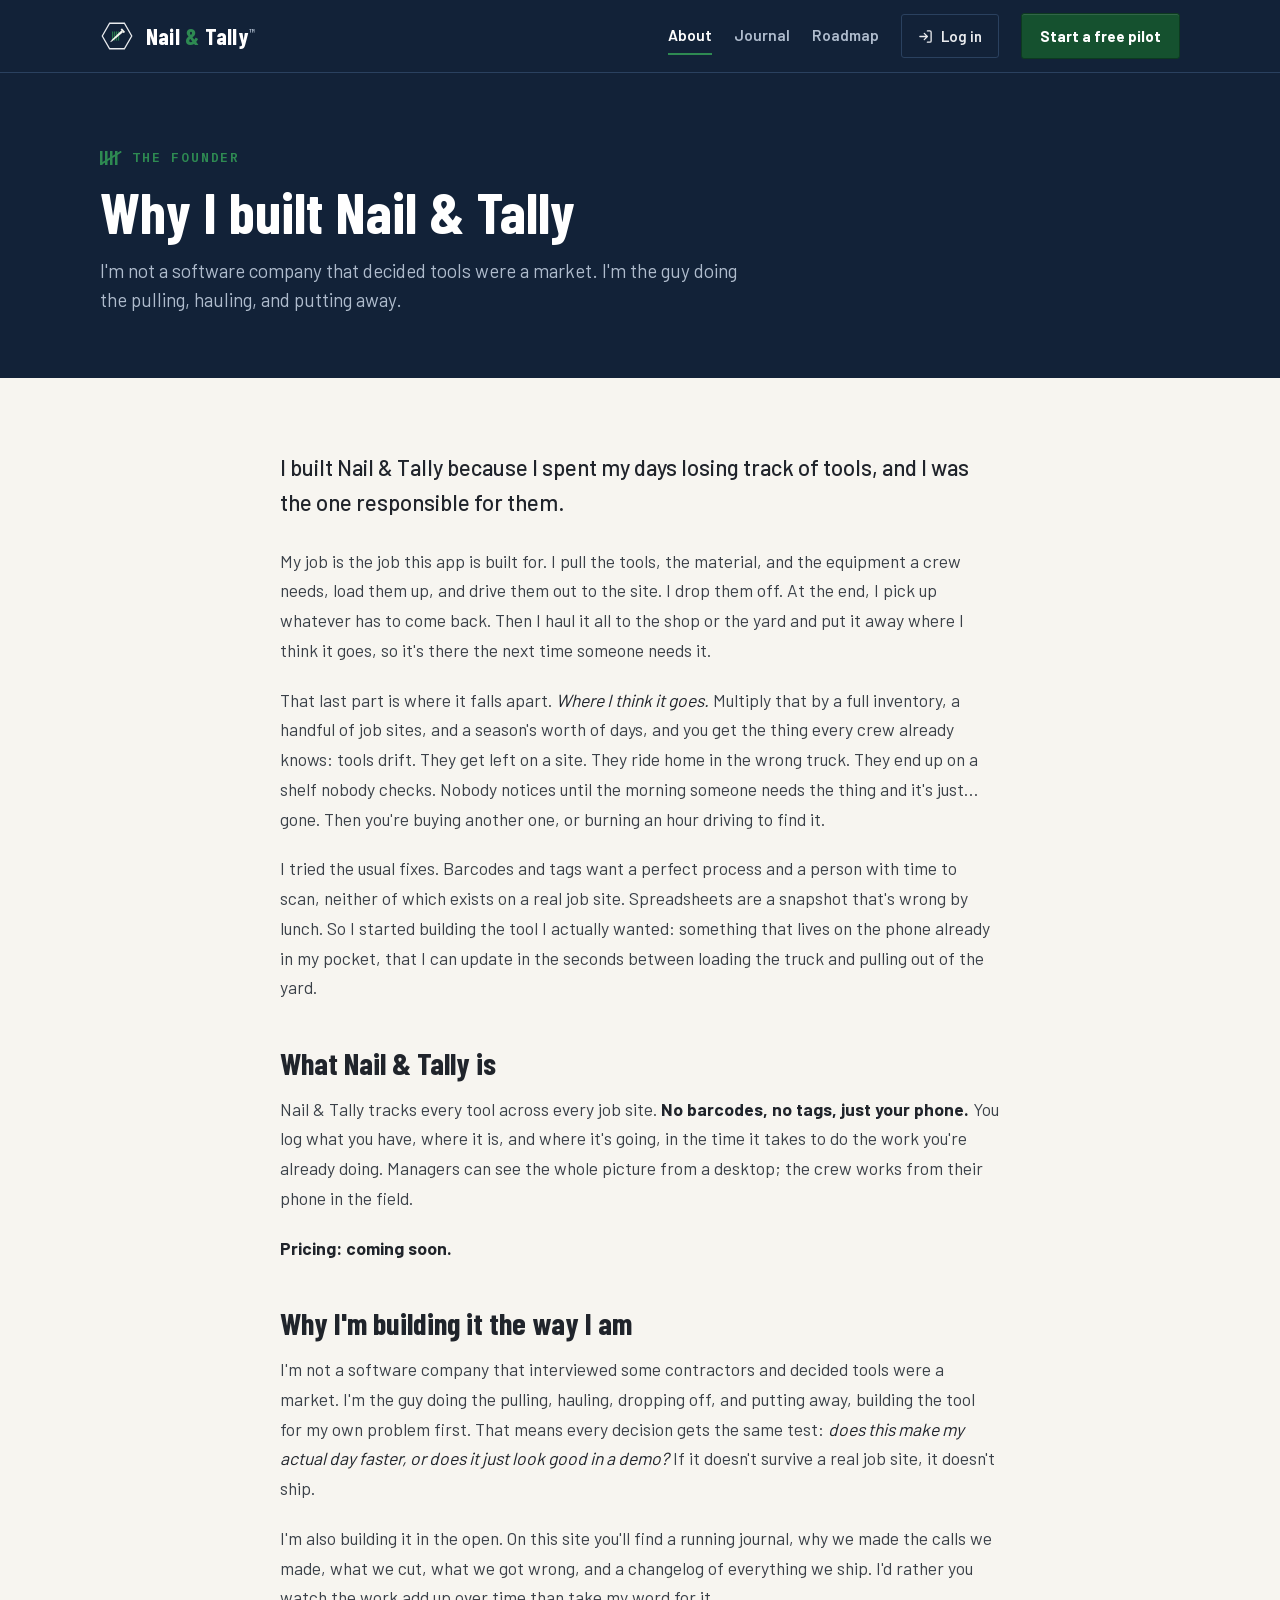
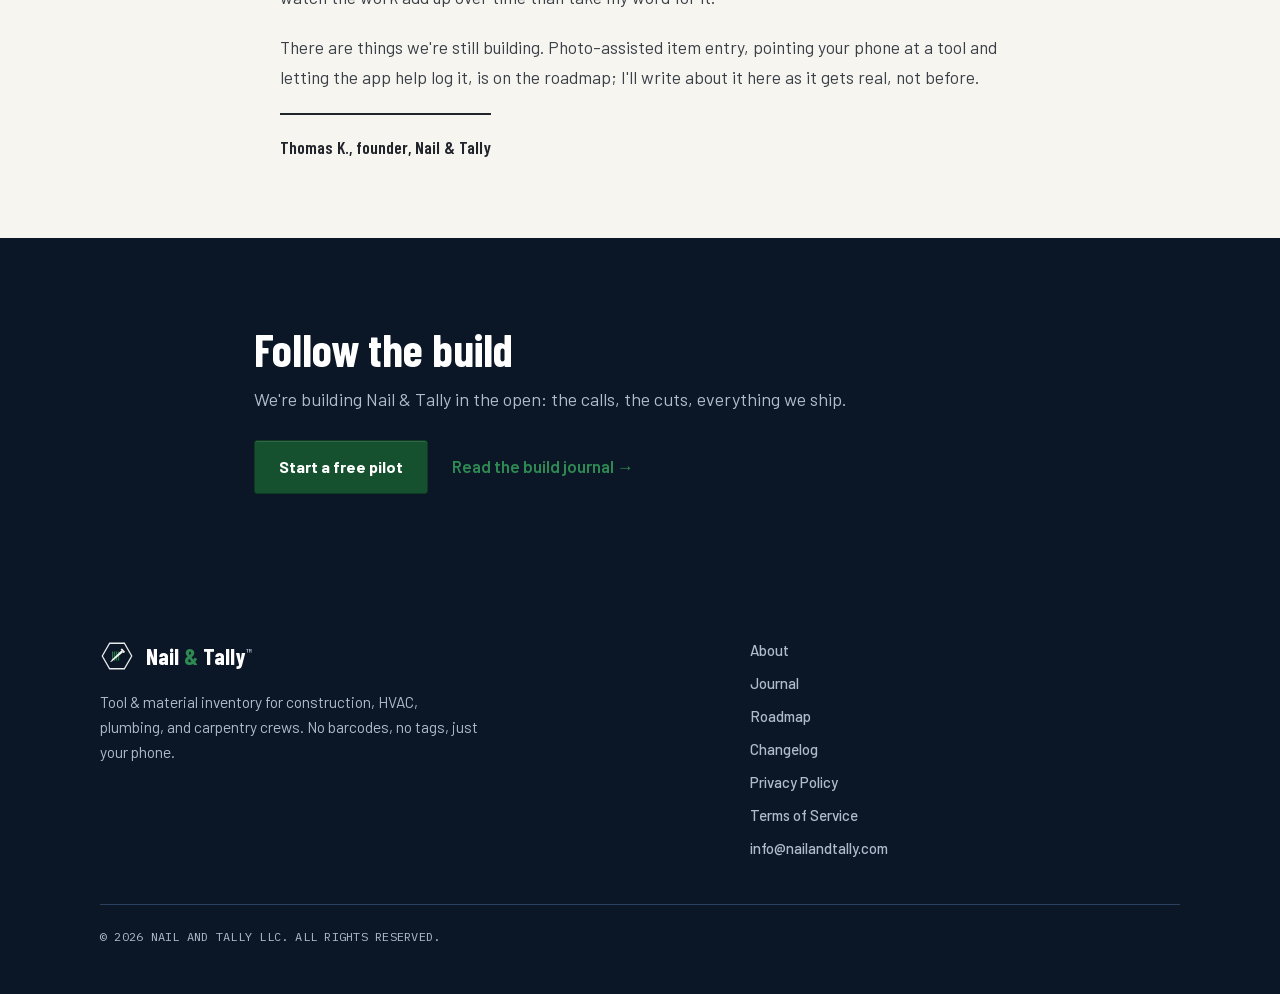
<file: about/index.html>
<!DOCTYPE html><html lang="en"><head><meta charset="utf-8">
<meta name="viewport" content="width=device-width,initial-scale=1">
<title>About &middot; Nail &amp; Tally&trade;</title>
<meta name="description" content="Why I built Nail & Tally — by the founder. I'm not a software company that decided tools were a market; I'm the guy doing the pulling, hauling, and putting away.">
<meta name="robots" content="index">
<meta name="theme-color" content="#122238">
<link rel="icon" type="image/svg+xml" href="data:image/svg+xml,%3Csvg xmlns='http://www.w3.org/2000/svg' viewBox='0 0 512 512'%3E%3Crect width='512' height='512' rx='112' fill='%231F3A5F'/%3E%3Cg transform='translate(82,82) scale(1.45)'%3E%3Cpolygon points='16,120 68,30 172,30 224,120 172,210 68,210' fill='%2316304F'/%3E%3Cpolygon points='34,120 77,46 163,46 206,120 163,194 77,194' fill='none' stroke='%230F2540' stroke-width='6'/%3E%3Cg fill='%232E8A52'%3E%3Crect x='86' y='86' width='7' height='68' rx='3.5'/%3E%3Crect x='100' y='86' width='7' height='68' rx='3.5'/%3E%3Crect x='114' y='86' width='7' height='68' rx='3.5'/%3E%3Crect x='128' y='86' width='7' height='68' rx='3.5'/%3E%3C/g%3E%3Cg transform='rotate(48 120 120)'%3E%3Crect x='103' y='58' width='34' height='13' rx='2' fill='%23F5F5F0'/%3E%3Cpath d='M111,71 L129,71 L125,170 L115,170 Z' fill='%23F5F5F0'/%3E%3Cpath d='M115,170 L125,170 L120,185 Z' fill='%23F5F5F0'/%3E%3C/g%3E%3C/g%3E%3C/svg%3E">
<link rel="stylesheet" href="/assets/site.css">
</head><body>

<!-- ============ HEADER (shared) ============ -->
<header class="site"><div class="wrap">
  <a class="logo" href="/" aria-label="Nail and Tally home">
    <svg viewBox="0 0 240 240" aria-hidden="true">
      <polygon points="16,120 68,30 172,30 224,120 172,210 68,210" fill="none" stroke="#E9EBEE" stroke-width="9"/>
      <g fill="#2E8A52">
        <rect x="86" y="86" width="7" height="68" rx="3.5"/>
        <rect x="100" y="86" width="7" height="68" rx="3.5"/>
        <rect x="114" y="86" width="7" height="68" rx="3.5"/>
        <rect x="128" y="86" width="7" height="68" rx="3.5"/>
      </g>
      <g transform="rotate(48 120 120)">
        <rect x="103" y="58" width="34" height="13" rx="2" fill="#F5F5F0"/>
        <path d="M111,71 L129,71 L125,170 L115,170 Z" fill="#F5F5F0"/>
        <path d="M115,170 L125,170 L120,185 Z" fill="#F5F5F0"/>
      </g>
    </svg>
    <span class="brand">Nail <span class="amp">&amp;</span> Tally<span class="tm">&trade;</span></span>
  </a>
  <nav class="site">
    <span class="nav-links">
      <a href="/about/" aria-current="page">About</a>
      <a href="/journal/">Journal</a>
      <a href="/roadmap/">Roadmap</a>
    </span>
    <!-- LOG IN: live link to the dashboard (app.nailandtally.com is deployed + live). -->
    <a class="btn-outline" href="https://app.nailandtally.com" title="Log in">
      <svg viewBox="0 0 24 24" fill="none" stroke="currentColor" stroke-width="2.1" stroke-linecap="round" stroke-linejoin="round" aria-hidden="true"><path d="M15 3h4a2 2 0 012 2v14a2 2 0 01-2 2h-4"/><path d="M10 17l5-5-5-5M15 12H3"/></svg>
      Log in
    </a>
    <a class="btn head" href="/#pilot"><span class="cta-full">Start a free pilot</span><span class="cta-short">Free pilot</span></a>
  </nav>
</div></header>

<!-- ============ PAGE-HEADER BAND ============ -->
<section class="page-band on-dark"><div class="wrap">
  <span class="eyebrow light"><svg class="tally" viewBox="0 0 22 14" aria-hidden="true"><rect x="0" y="0" width="2.5" height="14"/><rect x="5" y="0" width="2.5" height="14"/><rect x="10" y="0" width="2.5" height="14"/><rect x="15" y="0" width="2.5" height="14"/><line x1="20.5" y1="1" x2="1" y2="13"/></svg> The founder</span>
  <h2>Why I built Nail &amp; Tally</h2>
  <p class="sub">I'm not a software company that decided tools were a market. I'm the guy doing the pulling, hauling, and putting away.</p>
</div></section>

<!-- ============ ARTICLE ============ -->
<section class="article"><div class="wrap">
  <article class="col">

    <!-- OPTIONAL founder photo — leave commented until Thomas approves a specific image.
         Page must read complete with this absent. No video.
    <figure class="founder-photo">
      <img src="/assets/founder.jpg" alt="Thomas K., founder of Nail & Tally">
      <figcaption>Thomas K., founder</figcaption>
    </figure> -->

    <p class="lead">I built Nail &amp; Tally because I spent my days losing track of tools, and I was the one responsible for them.</p>

    <p>My job is the job this app is built for. I pull the tools, the material, and the equipment a crew needs, load them up, and drive them out to the site. I drop them off. At the end, I pick up whatever has to come back. Then I haul it all to the shop or the yard and put it away where I think it goes, so it's there the next time someone needs it.</p>

    <p>That last part is where it falls apart. <em>Where I think it goes.</em> Multiply that by a full inventory, a handful of job sites, and a season's worth of days, and you get the thing every crew already knows: tools drift. They get left on a site. They ride home in the wrong truck. They end up on a shelf nobody checks. Nobody notices until the morning someone needs the thing and it's just&hellip; gone. Then you're buying another one, or burning an hour driving to find it.</p>

    <p>I tried the usual fixes. Barcodes and tags want a perfect process and a person with time to scan, neither of which exists on a real job site. Spreadsheets are a snapshot that's wrong by lunch. So I started building the tool I actually wanted: something that lives on the phone already in my pocket, that I can update in the seconds between loading the truck and pulling out of the yard.</p>

    <h2>What Nail &amp; Tally is</h2>

    <p>Nail &amp; Tally tracks every tool across every job site. <strong>No barcodes, no tags, just your phone.</strong> You log what you have, where it is, and where it's going, in the time it takes to do the work you're already doing. Managers can see the whole picture from a desktop; the crew works from their phone in the field.</p>

    <p><strong>Pricing: coming soon.</strong></p>

    <h2>Why I'm building it the way I am</h2>

    <p>I'm not a software company that interviewed some contractors and decided tools were a market. I'm the guy doing the pulling, hauling, dropping off, and putting away, building the tool for my own problem first. That means every decision gets the same test: <em>does this make my actual day faster, or does it just look good in a demo?</em> If it doesn't survive a real job site, it doesn't ship.</p>

    <p>I'm also building it in the open. On this site you'll find a running journal, why we made the calls we made, what we cut, what we got wrong, and a changelog of everything we ship. I'd rather you watch the work add up over time than take my word for it.</p>

    <p>There are things we're still building. Photo-assisted item entry, pointing your phone at a tool and letting the app help log it, is on the roadmap; I'll write about it here as it gets real, not before.</p>

    <p class="signoff">Thomas K., founder, Nail &amp; Tally</p>

  </article>
</div></section>

<!-- ============ SOFT CTA STRIP ============ -->
<section class="band-charcoal cta-strip on-dark"><div class="wrap">
  <h2>Follow the build</h2>
  <p class="sub">We're building Nail &amp; Tally in the open: the calls, the cuts, everything we ship.</p>
  <div class="row">
    <a class="btn" href="/#pilot">Start a free pilot</a>
    <a class="txt" href="/journal/">Read the build journal &rarr;</a>
  </div>
</div></section>

<!-- ============ FOOTER (shared) ============ -->
<footer class="site"><div class="wrap">
  <div class="f-grid">
    <div>
      <div class="f-top">
        <svg viewBox="0 0 240 240" aria-hidden="true">
      <polygon points="16,120 68,30 172,30 224,120 172,210 68,210" fill="none" stroke="#E9EBEE" stroke-width="9"/>
      <g fill="#2E8A52">
        <rect x="86" y="86" width="7" height="68" rx="3.5"/>
        <rect x="100" y="86" width="7" height="68" rx="3.5"/>
        <rect x="114" y="86" width="7" height="68" rx="3.5"/>
        <rect x="128" y="86" width="7" height="68" rx="3.5"/>
      </g>
      <g transform="rotate(48 120 120)">
        <rect x="103" y="58" width="34" height="13" rx="2" fill="#F5F5F0"/>
        <path d="M111,71 L129,71 L125,170 L115,170 Z" fill="#F5F5F0"/>
        <path d="M115,170 L125,170 L120,185 Z" fill="#F5F5F0"/>
      </g>
    </svg>
        <span class="f-brand">Nail <span class="amp">&amp;</span> Tally<span class="tm">&trade;</span></span>
      </div>
      <p class="tagline">Tool &amp; material inventory for construction, HVAC, plumbing, and carpentry crews. No barcodes, no tags, just your phone.</p>
    </div>
    <div class="links">
      <a href="/about/">About</a>
      <a href="/journal/">Journal</a>
      <a href="/roadmap/">Roadmap</a>
      <a href="/changelog/">Changelog</a>
      <a href="/privacy">Privacy Policy</a>
      <a href="/terms">Terms of Service</a>
      <a href="mailto:info@nailandtally.com">info@nailandtally.com</a>
    </div>
  </div>
  <div class="legal">&copy; 2026 NAIL AND TALLY LLC. ALL RIGHTS RESERVED.</div>
</div></footer>

</body></html>
</file>
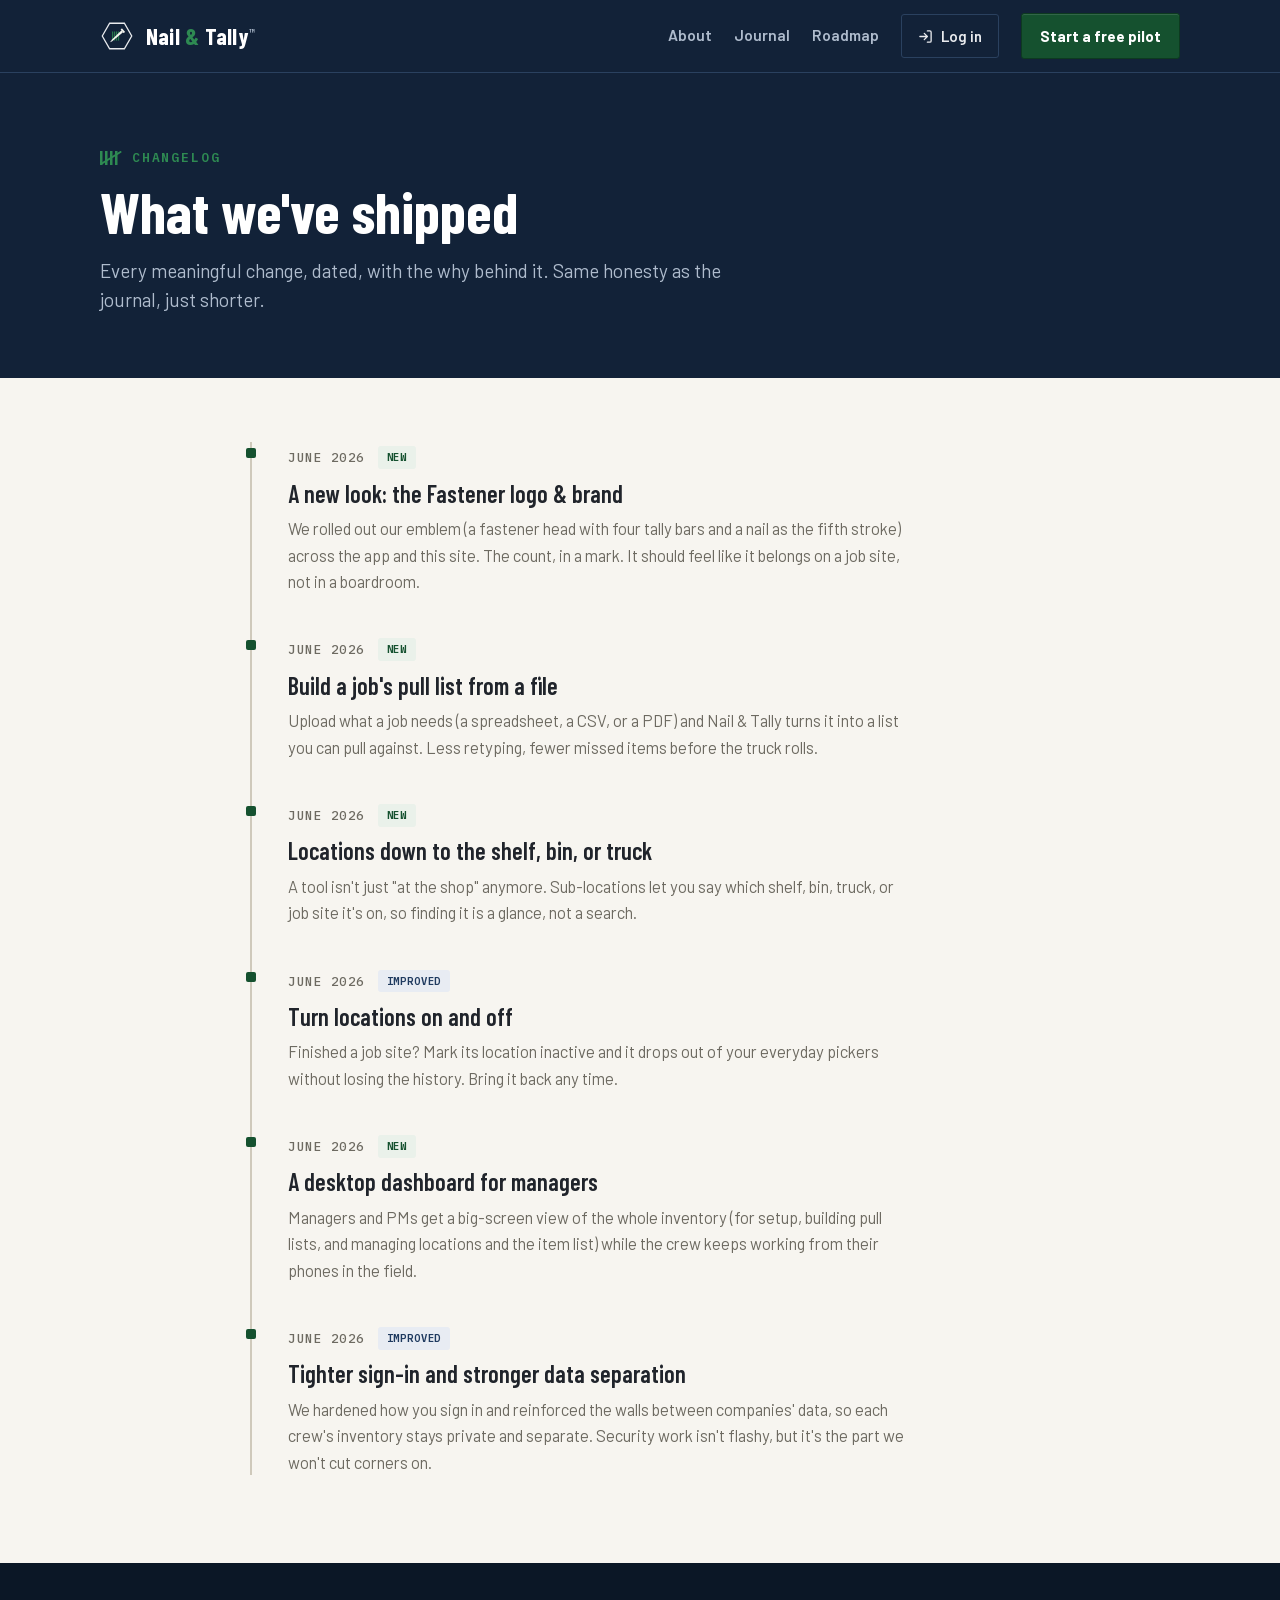
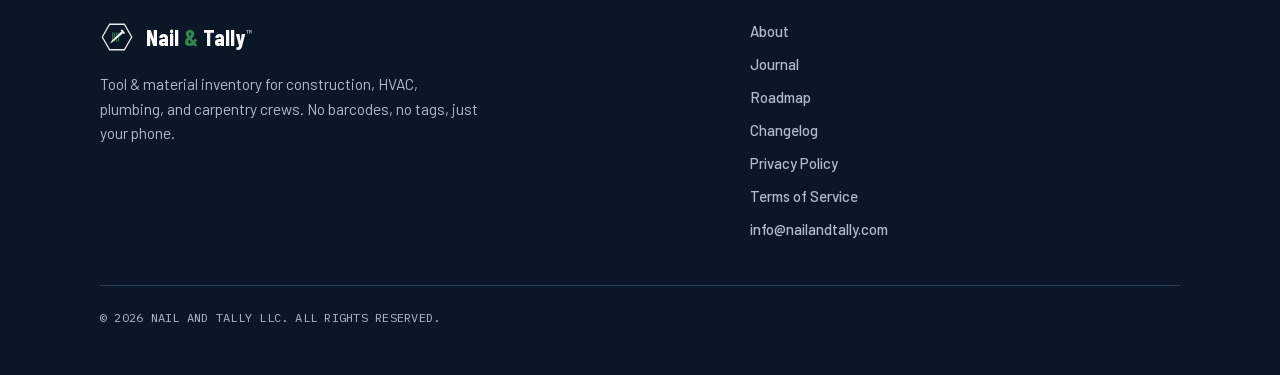
<file: changelog/index.html>
<!DOCTYPE html><html lang="en"><head><meta charset="utf-8">
<meta name="viewport" content="width=device-width,initial-scale=1">
<title>Changelog &middot; Nail &amp; Tally&trade;</title>
<meta name="description" content="Every meaningful change to Nail & Tally, dated, with the why behind it — the same honesty as the build journal, just shorter.">
<meta name="robots" content="index">
<meta name="theme-color" content="#122238">
<link rel="icon" type="image/svg+xml" href="data:image/svg+xml,%3Csvg xmlns='http://www.w3.org/2000/svg' viewBox='0 0 512 512'%3E%3Crect width='512' height='512' rx='112' fill='%231F3A5F'/%3E%3Cg transform='translate(82,82) scale(1.45)'%3E%3Cpolygon points='16,120 68,30 172,30 224,120 172,210 68,210' fill='%2316304F'/%3E%3Cpolygon points='34,120 77,46 163,46 206,120 163,194 77,194' fill='none' stroke='%230F2540' stroke-width='6'/%3E%3Cg fill='%232E8A52'%3E%3Crect x='86' y='86' width='7' height='68' rx='3.5'/%3E%3Crect x='100' y='86' width='7' height='68' rx='3.5'/%3E%3Crect x='114' y='86' width='7' height='68' rx='3.5'/%3E%3Crect x='128' y='86' width='7' height='68' rx='3.5'/%3E%3C/g%3E%3Cg transform='rotate(48 120 120)'%3E%3Crect x='103' y='58' width='34' height='13' rx='2' fill='%23F5F5F0'/%3E%3Cpath d='M111,71 L129,71 L125,170 L115,170 Z' fill='%23F5F5F0'/%3E%3Cpath d='M115,170 L125,170 L120,185 Z' fill='%23F5F5F0'/%3E%3C/g%3E%3C/g%3E%3C/svg%3E">
<link rel="stylesheet" href="/assets/site.css">
</head><body>

<!-- ============ HEADER (shared) ============ -->
<header class="site"><div class="wrap">
  <a class="logo" href="/" aria-label="Nail and Tally home">
    <svg viewBox="0 0 240 240" aria-hidden="true">
      <polygon points="16,120 68,30 172,30 224,120 172,210 68,210" fill="none" stroke="#E9EBEE" stroke-width="9"/>
      <g fill="#2E8A52">
        <rect x="86" y="86" width="7" height="68" rx="3.5"/>
        <rect x="100" y="86" width="7" height="68" rx="3.5"/>
        <rect x="114" y="86" width="7" height="68" rx="3.5"/>
        <rect x="128" y="86" width="7" height="68" rx="3.5"/>
      </g>
      <g transform="rotate(48 120 120)">
        <rect x="103" y="58" width="34" height="13" rx="2" fill="#F5F5F0"/>
        <path d="M111,71 L129,71 L125,170 L115,170 Z" fill="#F5F5F0"/>
        <path d="M115,170 L125,170 L120,185 Z" fill="#F5F5F0"/>
      </g>
    </svg>
    <span class="brand">Nail <span class="amp">&amp;</span> Tally<span class="tm">&trade;</span></span>
  </a>
  <nav class="site">
    <span class="nav-links">
      <a href="/about/">About</a>
      <a href="/journal/">Journal</a>
      <a href="/roadmap/">Roadmap</a>
    </span>
    <!-- LOG IN: live link to the dashboard (app.nailandtally.com is deployed + live). -->
    <a class="btn-outline" href="https://app.nailandtally.com" title="Log in">
      <svg viewBox="0 0 24 24" fill="none" stroke="currentColor" stroke-width="2.1" stroke-linecap="round" stroke-linejoin="round" aria-hidden="true"><path d="M15 3h4a2 2 0 012 2v14a2 2 0 01-2 2h-4"/><path d="M10 17l5-5-5-5M15 12H3"/></svg>
      Log in
    </a>
    <a class="btn head" href="/#pilot"><span class="cta-full">Start a free pilot</span><span class="cta-short">Free pilot</span></a>
  </nav>
</div></header>

<!--
  ====================================================================
  CHANGELOG COPY — carried over from the previous site. The dated
  "what shipped" list is a FACTUAL CLAIM and must be cleared by Louis
  + OK'd by Thomas before changes go live (same rule as the roadmap
  "where we are now"). AI photo analysis is deliberately NOT listed
  as shipped — it stays future-tense on /roadmap only.
  ====================================================================
-->

<!-- ============ PAGE-HEADER BAND ============ -->
<section class="page-band on-dark"><div class="wrap">
  <span class="eyebrow light"><svg class="tally" viewBox="0 0 22 14" aria-hidden="true"><rect x="0" y="0" width="2.5" height="14"/><rect x="5" y="0" width="2.5" height="14"/><rect x="10" y="0" width="2.5" height="14"/><rect x="15" y="0" width="2.5" height="14"/><line x1="20.5" y1="1" x2="1" y2="13"/></svg> Changelog</span>
  <h2>What we've shipped</h2>
  <p class="sub">Every meaningful change, dated, with the why behind it. Same honesty as the journal, just shorter.</p>
</div></section>

<!-- ============ CHANGELOG FEED ============ -->
<section style="padding:64px 0 88px"><div class="wrap">
  <div class="log">

    <div class="log-entry">
      <span class="log-date">JUNE 2026</span>
      <span class="type new">New</span>
      <h3>A new look: the Fastener logo &amp; brand</h3>
      <p>We rolled out our emblem (a fastener head with four tally bars and a nail as the fifth stroke) across the app and this site. The count, in a mark. It should feel like it belongs on a job site, not in a boardroom.</p>
    </div>

    <div class="log-entry">
      <span class="log-date">JUNE 2026</span>
      <span class="type new">New</span>
      <h3>Build a job's pull list from a file</h3>
      <p>Upload what a job needs (a spreadsheet, a CSV, or a PDF) and Nail &amp; Tally turns it into a list you can pull against. Less retyping, fewer missed items before the truck rolls.</p>
    </div>

    <div class="log-entry">
      <span class="log-date">JUNE 2026</span>
      <span class="type new">New</span>
      <h3>Locations down to the shelf, bin, or truck</h3>
      <p>A tool isn't just "at the shop" anymore. Sub-locations let you say which shelf, bin, truck, or job site it's on, so finding it is a glance, not a search.</p>
    </div>

    <div class="log-entry">
      <span class="log-date">JUNE 2026</span>
      <span class="type improved">Improved</span>
      <h3>Turn locations on and off</h3>
      <p>Finished a job site? Mark its location inactive and it drops out of your everyday pickers without losing the history. Bring it back any time.</p>
    </div>

    <div class="log-entry">
      <span class="log-date">JUNE 2026</span>
      <span class="type new">New</span>
      <h3>A desktop dashboard for managers</h3>
      <p>Managers and PMs get a big-screen view of the whole inventory (for setup, building pull lists, and managing locations and the item list) while the crew keeps working from their phones in the field.</p>
    </div>

    <div class="log-entry">
      <span class="log-date">JUNE 2026</span>
      <span class="type improved">Improved</span>
      <h3>Tighter sign-in and stronger data separation</h3>
      <p>We hardened how you sign in and reinforced the walls between companies' data, so each crew's inventory stays private and separate. Security work isn't flashy, but it's the part we won't cut corners on.</p>
    </div>

  </div>
</div></section>

<!-- ============ FOOTER (shared) ============ -->
<footer class="site"><div class="wrap">
  <div class="f-grid">
    <div>
      <div class="f-top">
        <svg viewBox="0 0 240 240" aria-hidden="true">
      <polygon points="16,120 68,30 172,30 224,120 172,210 68,210" fill="none" stroke="#E9EBEE" stroke-width="9"/>
      <g fill="#2E8A52">
        <rect x="86" y="86" width="7" height="68" rx="3.5"/>
        <rect x="100" y="86" width="7" height="68" rx="3.5"/>
        <rect x="114" y="86" width="7" height="68" rx="3.5"/>
        <rect x="128" y="86" width="7" height="68" rx="3.5"/>
      </g>
      <g transform="rotate(48 120 120)">
        <rect x="103" y="58" width="34" height="13" rx="2" fill="#F5F5F0"/>
        <path d="M111,71 L129,71 L125,170 L115,170 Z" fill="#F5F5F0"/>
        <path d="M115,170 L125,170 L120,185 Z" fill="#F5F5F0"/>
      </g>
    </svg>
        <span class="f-brand">Nail <span class="amp">&amp;</span> Tally<span class="tm">&trade;</span></span>
      </div>
      <p class="tagline">Tool &amp; material inventory for construction, HVAC, plumbing, and carpentry crews. No barcodes, no tags, just your phone.</p>
    </div>
    <div class="links">
      <a href="/about/">About</a>
      <a href="/journal/">Journal</a>
      <a href="/roadmap/">Roadmap</a>
      <a href="/changelog/">Changelog</a>
      <a href="/privacy">Privacy Policy</a>
      <a href="/terms">Terms of Service</a>
      <a href="mailto:info@nailandtally.com">info@nailandtally.com</a>
    </div>
  </div>
  <div class="legal">&copy; 2026 NAIL AND TALLY LLC. ALL RIGHTS RESERVED.</div>
</div></footer>

</body></html>
</file>
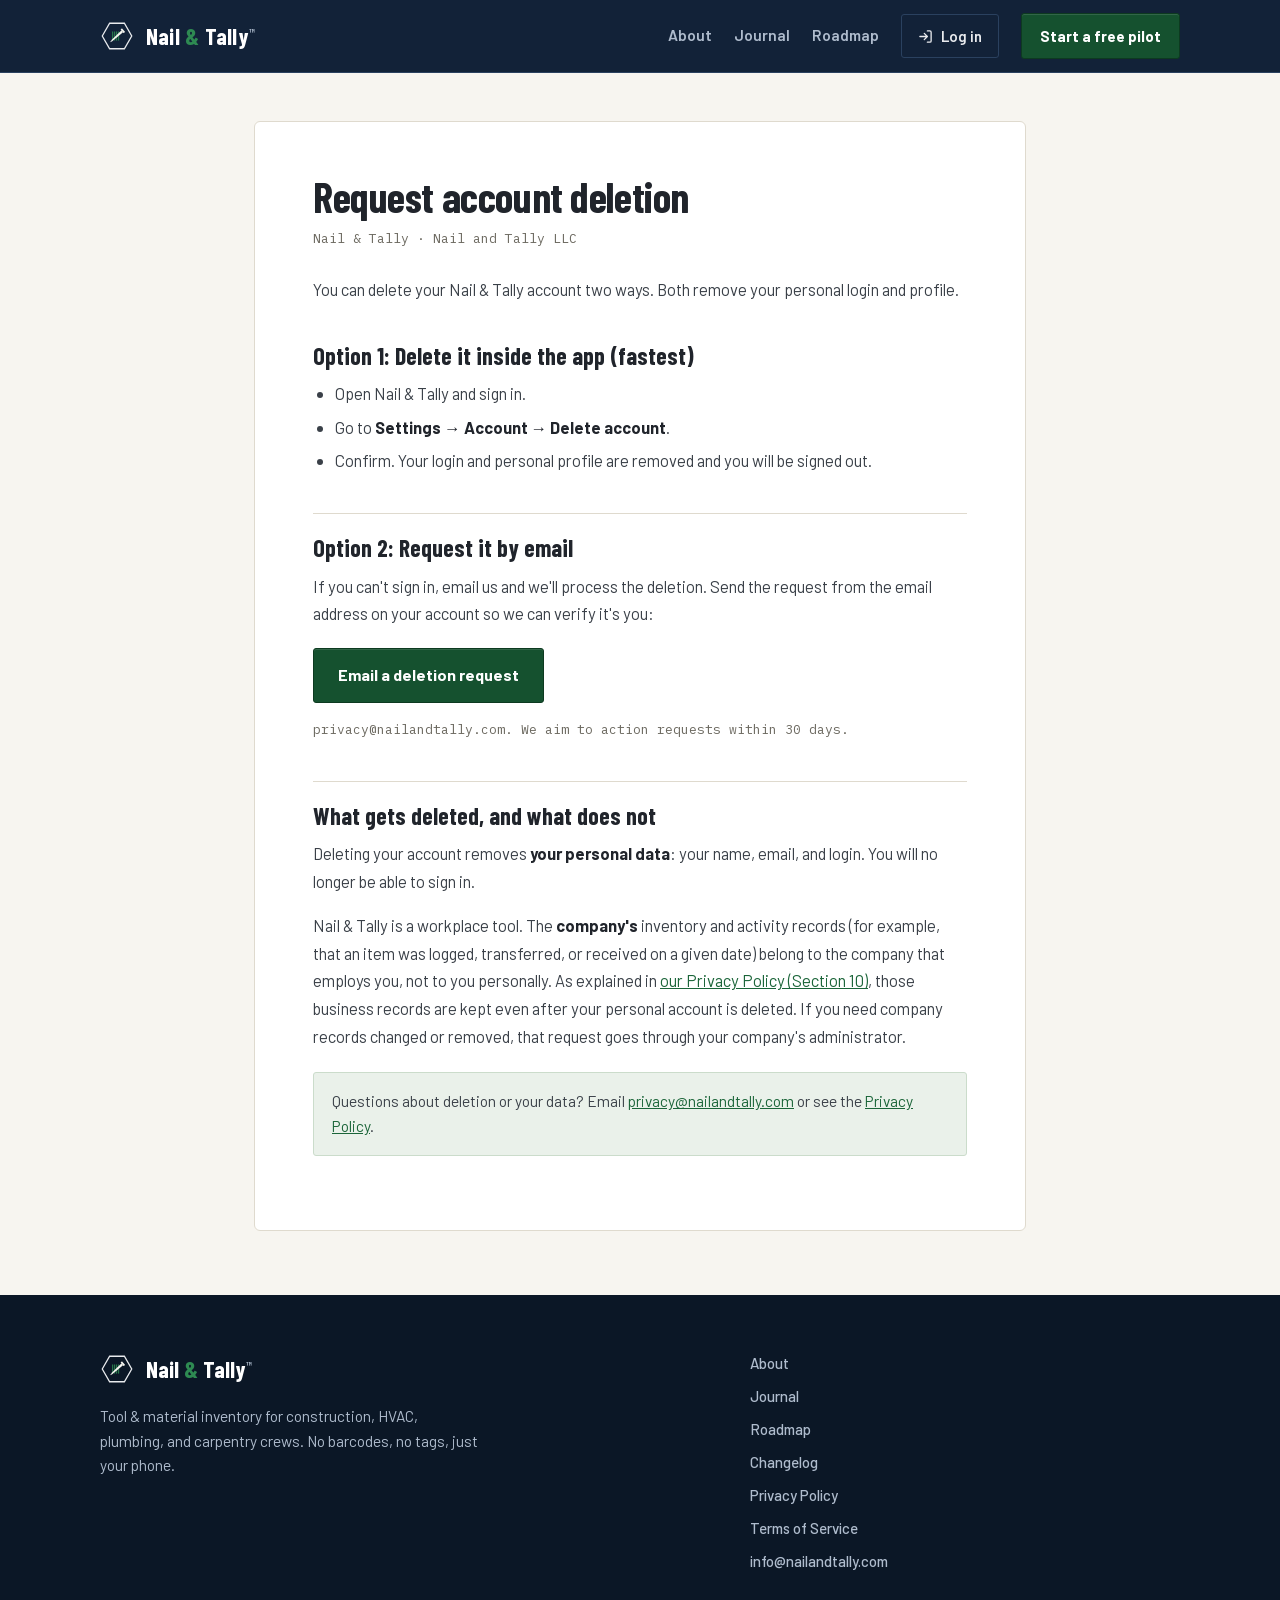
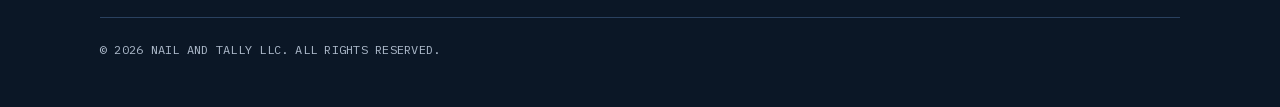
<file: delete-account/index.html>
<!DOCTYPE html><html lang="en"><head><meta charset="utf-8">
<meta name="viewport" content="width=device-width,initial-scale=1">
<title>Delete your account &middot; Nail &amp; Tally</title>
<meta name="robots" content="index">
<meta name="theme-color" content="#122238">
<link rel="icon" type="image/svg+xml" href="data:image/svg+xml,%3Csvg xmlns='http://www.w3.org/2000/svg' viewBox='0 0 512 512'%3E%3Crect width='512' height='512' rx='112' fill='%231F3A5F'/%3E%3Cg transform='translate(82,82) scale(1.45)'%3E%3Cpolygon points='16,120 68,30 172,30 224,120 172,210 68,210' fill='%2316304F'/%3E%3Cpolygon points='34,120 77,46 163,46 206,120 163,194 77,194' fill='none' stroke='%230F2540' stroke-width='6'/%3E%3Cg fill='%232E8A52'%3E%3Crect x='86' y='86' width='7' height='68' rx='3.5'/%3E%3Crect x='100' y='86' width='7' height='68' rx='3.5'/%3E%3Crect x='114' y='86' width='7' height='68' rx='3.5'/%3E%3Crect x='128' y='86' width='7' height='68' rx='3.5'/%3E%3C/g%3E%3Cg transform='rotate(48 120 120)'%3E%3Crect x='103' y='58' width='34' height='13' rx='2' fill='%23F5F5F0'/%3E%3Cpath d='M111,71 L129,71 L125,170 L115,170 Z' fill='%23F5F5F0'/%3E%3Cpath d='M115,170 L125,170 L120,185 Z' fill='%23F5F5F0'/%3E%3C/g%3E%3C/g%3E%3C/svg%3E">
<link rel="stylesheet" href="/assets/site.css">
</head><body>

<!-- ============ HEADER (shared) ============ -->
<header class="site"><div class="wrap">
  <a class="logo" href="/" aria-label="Nail and Tally home">
    <svg viewBox="0 0 240 240" aria-hidden="true">
      <polygon points="16,120 68,30 172,30 224,120 172,210 68,210" fill="none" stroke="#E9EBEE" stroke-width="9"/>
      <g fill="#2E8A52">
        <rect x="86" y="86" width="7" height="68" rx="3.5"/>
        <rect x="100" y="86" width="7" height="68" rx="3.5"/>
        <rect x="114" y="86" width="7" height="68" rx="3.5"/>
        <rect x="128" y="86" width="7" height="68" rx="3.5"/>
      </g>
      <g transform="rotate(48 120 120)">
        <rect x="103" y="58" width="34" height="13" rx="2" fill="#F5F5F0"/>
        <path d="M111,71 L129,71 L125,170 L115,170 Z" fill="#F5F5F0"/>
        <path d="M115,170 L125,170 L120,185 Z" fill="#F5F5F0"/>
      </g>
    </svg>
    <span class="brand">Nail <span class="amp">&amp;</span> Tally<span class="tm">&trade;</span></span>
  </a>
  <nav class="site">
    <span class="nav-links">
      <a href="/about/">About</a>
      <a href="/journal/">Journal</a>
      <a href="/roadmap/">Roadmap</a>
    </span>
    <!-- LOG IN: live link to the dashboard (app.nailandtally.com is deployed + live). -->
    <a class="btn-outline" href="https://app.nailandtally.com" title="Log in">
      <svg viewBox="0 0 24 24" fill="none" stroke="currentColor" stroke-width="2.1" stroke-linecap="round" stroke-linejoin="round" aria-hidden="true"><path d="M15 3h4a2 2 0 012 2v14a2 2 0 01-2 2h-4"/><path d="M10 17l5-5-5-5M15 12H3"/></svg>
      Log in
    </a>
    <a class="btn head" href="/#pilot"><span class="cta-full">Start a free pilot</span><span class="cta-short">Free pilot</span></a>
  </nav>
</div></header>

<main class="legal-main"><div class="legal-doc"><h1>Request account deletion</h1>
<p class="meta">Nail &amp; Tally · Nail and Tally LLC</p>
<p>You can delete your Nail &amp; Tally account two ways. Both remove your personal login and profile.</p>

<h2>Option 1: Delete it inside the app (fastest)</h2>
<ul>
<li>Open Nail &amp; Tally and sign in.</li>
<li>Go to <strong>Settings &rarr; Account &rarr; Delete account</strong>.</li>
<li>Confirm. Your login and personal profile are removed and you will be signed out.</li>
</ul>

<h2>Option 2: Request it by email</h2>
<p>If you can't sign in, email us and we'll process the deletion. Send the request from the email address on your account so we can verify it's you:</p>
<p><a class="btn" href="mailto:privacy@nailandtally.com?subject=Delete%20my%20Nail%20and%20Tally%20account">Email a deletion request</a></p>
<p class="meta">privacy@nailandtally.com. We aim to action requests within 30 days.</p>

<h2>What gets deleted, and what does not</h2>
<p>Deleting your account removes <strong>your personal data</strong>: your name, email, and login. You will no longer be able to sign in.</p>
<p>Nail &amp; Tally is a workplace tool. The <strong>company's</strong> inventory and activity records (for example, that an item was logged, transferred, or received on a given date) belong to the company that employs you, not to you personally. As explained in <a href="/privacy">our Privacy Policy (Section 10)</a>, those business records are kept even after your personal account is deleted. If you need company records changed or removed, that request goes through your company's administrator.</p>

<div class="callout">Questions about deletion or your data? Email <a href="mailto:privacy@nailandtally.com">privacy@nailandtally.com</a> or see the <a href="/privacy">Privacy Policy</a>.</div>
</div></main>

<!-- ============ FOOTER (shared) ============ -->
<footer class="site"><div class="wrap">
  <div class="f-grid">
    <div>
      <div class="f-top">
        <svg viewBox="0 0 240 240" aria-hidden="true">
      <polygon points="16,120 68,30 172,30 224,120 172,210 68,210" fill="none" stroke="#E9EBEE" stroke-width="9"/>
      <g fill="#2E8A52">
        <rect x="86" y="86" width="7" height="68" rx="3.5"/>
        <rect x="100" y="86" width="7" height="68" rx="3.5"/>
        <rect x="114" y="86" width="7" height="68" rx="3.5"/>
        <rect x="128" y="86" width="7" height="68" rx="3.5"/>
      </g>
      <g transform="rotate(48 120 120)">
        <rect x="103" y="58" width="34" height="13" rx="2" fill="#F5F5F0"/>
        <path d="M111,71 L129,71 L125,170 L115,170 Z" fill="#F5F5F0"/>
        <path d="M115,170 L125,170 L120,185 Z" fill="#F5F5F0"/>
      </g>
    </svg>
        <span class="f-brand">Nail <span class="amp">&amp;</span> Tally<span class="tm">&trade;</span></span>
      </div>
      <p class="tagline">Tool &amp; material inventory for construction, HVAC, plumbing, and carpentry crews. No barcodes, no tags, just your phone.</p>
    </div>
    <div class="links">
      <a href="/about/">About</a>
      <a href="/journal/">Journal</a>
      <a href="/roadmap/">Roadmap</a>
      <a href="/changelog/">Changelog</a>
      <a href="/privacy">Privacy Policy</a>
      <a href="/terms">Terms of Service</a>
      <a href="mailto:info@nailandtally.com">info@nailandtally.com</a>
    </div>
  </div>
  <div class="legal">&copy; 2026 NAIL AND TALLY LLC. ALL RIGHTS RESERVED.</div>
</div></footer>

</body></html>
</file>
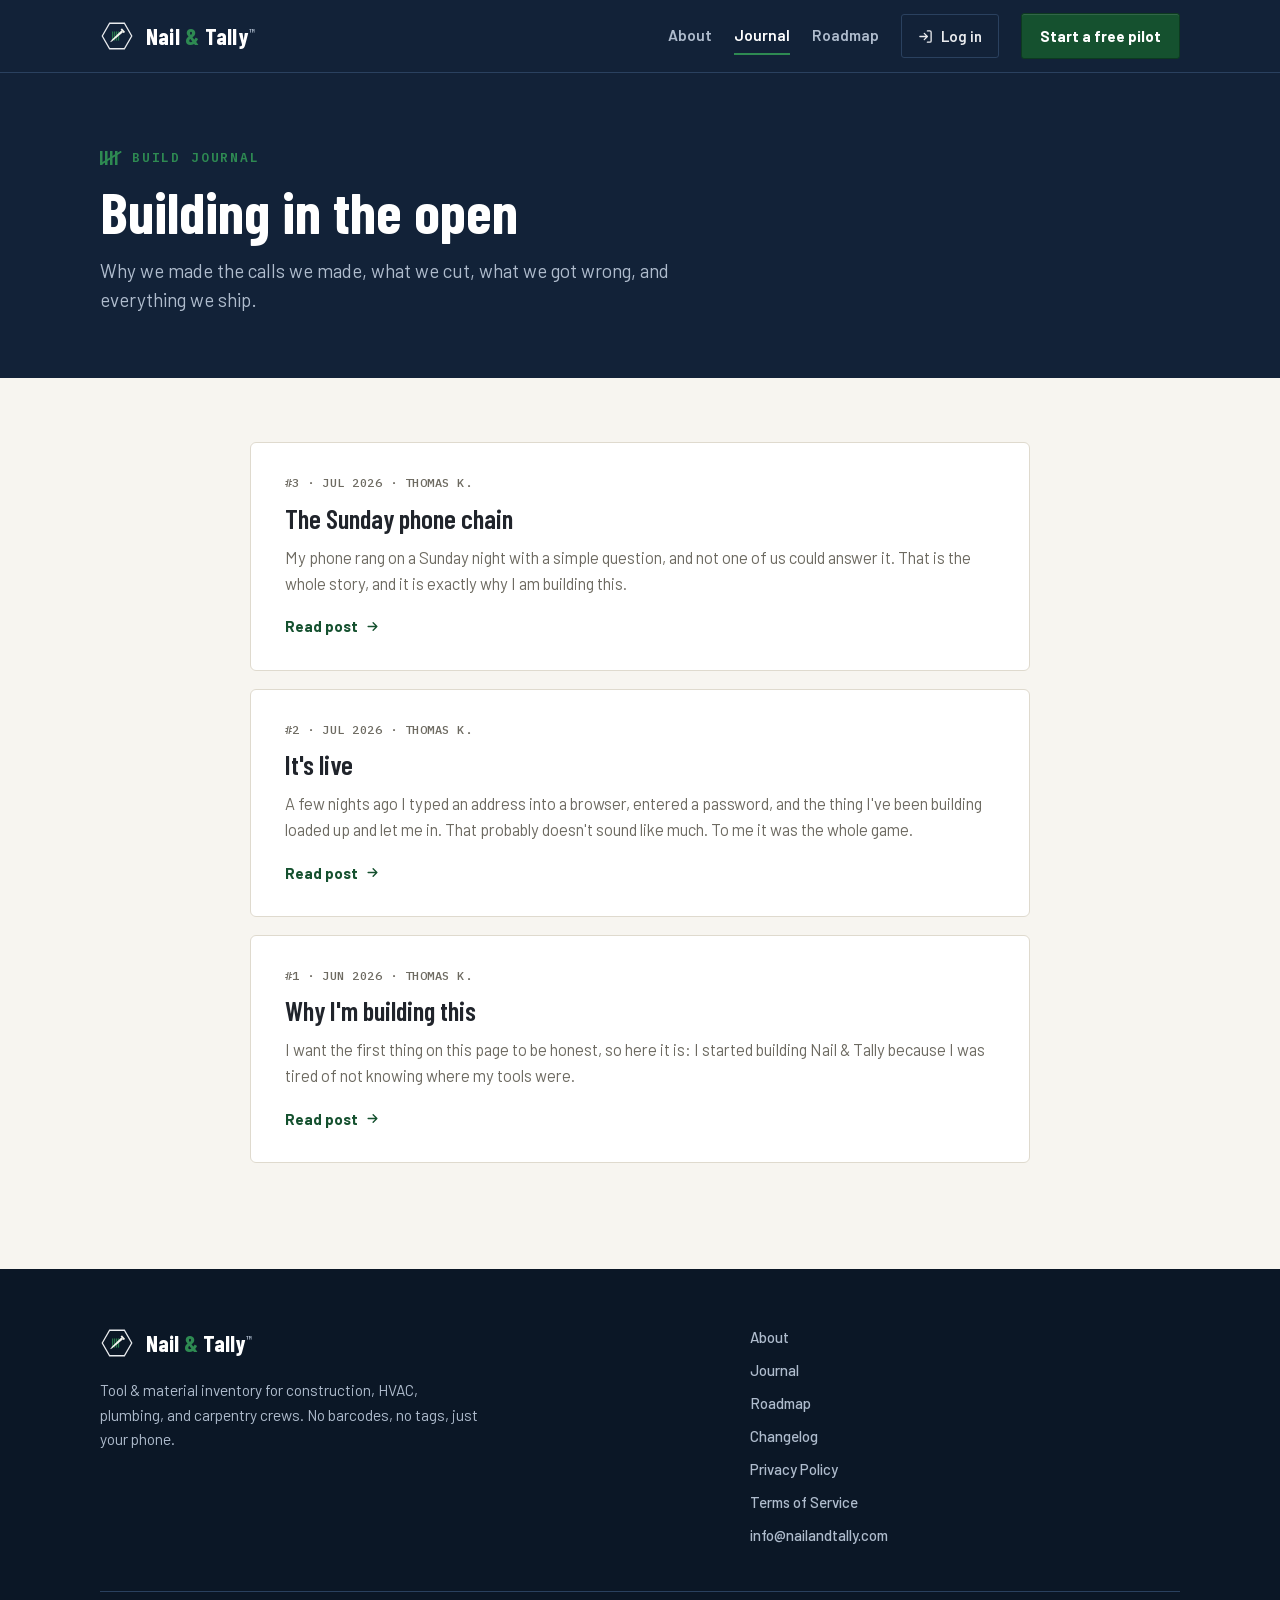
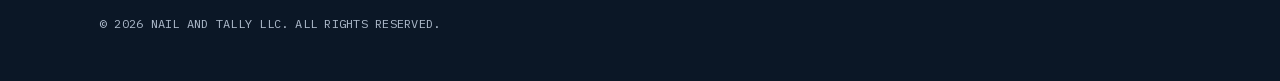
<file: journal/index.html>
<!DOCTYPE html><html lang="en"><head><meta charset="utf-8">
<meta name="viewport" content="width=device-width,initial-scale=1">
<title>Build Journal &middot; Nail &amp; Tally&trade;</title>
<meta name="description" content="Building in the open — why we made the calls we made, what we cut, what we got wrong, and everything we ship. The Nail & Tally build journal.">
<meta name="robots" content="index">
<meta name="theme-color" content="#122238">
<link rel="icon" type="image/svg+xml" href="data:image/svg+xml,%3Csvg xmlns='http://www.w3.org/2000/svg' viewBox='0 0 512 512'%3E%3Crect width='512' height='512' rx='112' fill='%231F3A5F'/%3E%3Cg transform='translate(82,82) scale(1.45)'%3E%3Cpolygon points='16,120 68,30 172,30 224,120 172,210 68,210' fill='%2316304F'/%3E%3Cpolygon points='34,120 77,46 163,46 206,120 163,194 77,194' fill='none' stroke='%230F2540' stroke-width='6'/%3E%3Cg fill='%232E8A52'%3E%3Crect x='86' y='86' width='7' height='68' rx='3.5'/%3E%3Crect x='100' y='86' width='7' height='68' rx='3.5'/%3E%3Crect x='114' y='86' width='7' height='68' rx='3.5'/%3E%3Crect x='128' y='86' width='7' height='68' rx='3.5'/%3E%3C/g%3E%3Cg transform='rotate(48 120 120)'%3E%3Crect x='103' y='58' width='34' height='13' rx='2' fill='%23F5F5F0'/%3E%3Cpath d='M111,71 L129,71 L125,170 L115,170 Z' fill='%23F5F5F0'/%3E%3Cpath d='M115,170 L125,170 L120,185 Z' fill='%23F5F5F0'/%3E%3C/g%3E%3C/g%3E%3C/svg%3E">
<link rel="stylesheet" href="/assets/site.css">
</head><body>

<!-- ============ HEADER (shared) ============ -->
<header class="site"><div class="wrap">
  <a class="logo" href="/" aria-label="Nail and Tally home">
    <svg viewBox="0 0 240 240" aria-hidden="true">
      <polygon points="16,120 68,30 172,30 224,120 172,210 68,210" fill="none" stroke="#E9EBEE" stroke-width="9"/>
      <g fill="#2E8A52">
        <rect x="86" y="86" width="7" height="68" rx="3.5"/>
        <rect x="100" y="86" width="7" height="68" rx="3.5"/>
        <rect x="114" y="86" width="7" height="68" rx="3.5"/>
        <rect x="128" y="86" width="7" height="68" rx="3.5"/>
      </g>
      <g transform="rotate(48 120 120)">
        <rect x="103" y="58" width="34" height="13" rx="2" fill="#F5F5F0"/>
        <path d="M111,71 L129,71 L125,170 L115,170 Z" fill="#F5F5F0"/>
        <path d="M115,170 L125,170 L120,185 Z" fill="#F5F5F0"/>
      </g>
    </svg>
    <span class="brand">Nail <span class="amp">&amp;</span> Tally<span class="tm">&trade;</span></span>
  </a>
  <nav class="site">
    <span class="nav-links">
      <a href="/about/">About</a>
      <a href="/journal/" aria-current="page">Journal</a>
      <a href="/roadmap/">Roadmap</a>
    </span>
    <!-- LOG IN: live link to the dashboard (app.nailandtally.com is deployed + live). -->
    <a class="btn-outline" href="https://app.nailandtally.com" title="Log in">
      <svg viewBox="0 0 24 24" fill="none" stroke="currentColor" stroke-width="2.1" stroke-linecap="round" stroke-linejoin="round" aria-hidden="true"><path d="M15 3h4a2 2 0 012 2v14a2 2 0 01-2 2h-4"/><path d="M10 17l5-5-5-5M15 12H3"/></svg>
      Log in
    </a>
    <a class="btn head" href="/#pilot"><span class="cta-full">Start a free pilot</span><span class="cta-short">Free pilot</span></a>
  </nav>
</div></header>

<!-- ============ PAGE-HEADER BAND ============ -->
<section class="page-band on-dark"><div class="wrap">
  <span class="eyebrow light"><svg class="tally" viewBox="0 0 22 14" aria-hidden="true"><rect x="0" y="0" width="2.5" height="14"/><rect x="5" y="0" width="2.5" height="14"/><rect x="10" y="0" width="2.5" height="14"/><rect x="15" y="0" width="2.5" height="14"/><line x1="20.5" y1="1" x2="1" y2="13"/></svg> Build journal</span>
  <h2>Building in the open</h2>
  <p class="sub">Why we made the calls we made, what we cut, what we got wrong, and everything we ship.</p>
</div></section>

<!-- ============ POST LIST ============ -->
<section style="padding:64px 0 88px"><div class="wrap">
  <div class="post-list">

    <!-- POST #3 (DRAFT, awaiting Thomas approval). Date shown as "JUL 2026"; update to actual publish date on go-live. -->
    <a class="post-card" href="/journal/the-sunday-phone-chain/">
      <div class="meta">#3 &middot; JUL 2026 &middot; THOMAS K.</div>
      <h3>The Sunday phone chain</h3>
      <p class="excerpt">My phone rang on a Sunday night with a simple question, and not one of us could answer it. That is the whole story, and it is exactly why I am building this.</p>
      <span class="more">Read post
        <svg viewBox="0 0 24 24" fill="none" stroke="currentColor" stroke-width="2.2" stroke-linecap="round" stroke-linejoin="round"><path d="M5 12h14M13 6l6 6-6 6"/></svg>
      </span>
    </a>

    <!-- POST #2 — DRAFT (awaiting Thomas approval). Date shown as "JUL 2026"; update to actual publish date on go-live. -->
    <a class="post-card" href="/journal/its-live/">
      <div class="meta">#2 &middot; JUL 2026 &middot; THOMAS K.</div>
      <h3>It's live</h3>
      <p class="excerpt">A few nights ago I typed an address into a browser, entered a password, and the thing I've been building loaded up and let me in. That probably doesn't sound like much. To me it was the whole game.</p>
      <span class="more">Read post
        <svg viewBox="0 0 24 24" fill="none" stroke="currentColor" stroke-width="2.2" stroke-linecap="round" stroke-linejoin="round"><path d="M5 12h14M13 6l6 6-6 6"/></svg>
      </span>
    </a>

    <!-- POST #1 — date is set on publish; update the meta line when this goes live -->
    <a class="post-card" href="/journal/why-im-building-this/">
      <!-- PUBLISH DATE: shown as "JUN 2026" below — update to the actual publish month/year on go-live. -->
      <div class="meta">#1 &middot; JUN 2026 &middot; THOMAS K.</div>
      <h3>Why I'm building this</h3>
      <p class="excerpt">I want the first thing on this page to be honest, so here it is: I started building Nail &amp; Tally because I was tired of not knowing where my tools were.</p>
      <span class="more">Read post
        <svg viewBox="0 0 24 24" fill="none" stroke="currentColor" stroke-width="2.2" stroke-linecap="round" stroke-linejoin="round"><path d="M5 12h14M13 6l6 6-6 6"/></svg>
      </span>
    </a>

    <!-- To add a future post: copy one .post-card block above, bump the number,
         set its date + title + excerpt, and point href at the new /journal/<slug>/ page. -->

  </div>
</div></section>

<!-- ============ FOOTER (shared) ============ -->
<footer class="site"><div class="wrap">
  <div class="f-grid">
    <div>
      <div class="f-top">
        <svg viewBox="0 0 240 240" aria-hidden="true">
      <polygon points="16,120 68,30 172,30 224,120 172,210 68,210" fill="none" stroke="#E9EBEE" stroke-width="9"/>
      <g fill="#2E8A52">
        <rect x="86" y="86" width="7" height="68" rx="3.5"/>
        <rect x="100" y="86" width="7" height="68" rx="3.5"/>
        <rect x="114" y="86" width="7" height="68" rx="3.5"/>
        <rect x="128" y="86" width="7" height="68" rx="3.5"/>
      </g>
      <g transform="rotate(48 120 120)">
        <rect x="103" y="58" width="34" height="13" rx="2" fill="#F5F5F0"/>
        <path d="M111,71 L129,71 L125,170 L115,170 Z" fill="#F5F5F0"/>
        <path d="M115,170 L125,170 L120,185 Z" fill="#F5F5F0"/>
      </g>
    </svg>
        <span class="f-brand">Nail <span class="amp">&amp;</span> Tally<span class="tm">&trade;</span></span>
      </div>
      <p class="tagline">Tool &amp; material inventory for construction, HVAC, plumbing, and carpentry crews. No barcodes, no tags, just your phone.</p>
    </div>
    <div class="links">
      <a href="/about/">About</a>
      <a href="/journal/">Journal</a>
      <a href="/roadmap/">Roadmap</a>
      <a href="/changelog/">Changelog</a>
      <a href="/privacy">Privacy Policy</a>
      <a href="/terms">Terms of Service</a>
      <a href="mailto:info@nailandtally.com">info@nailandtally.com</a>
    </div>
  </div>
  <div class="legal">&copy; 2026 NAIL AND TALLY LLC. ALL RIGHTS RESERVED.</div>
</div></footer>

</body></html>
</file>
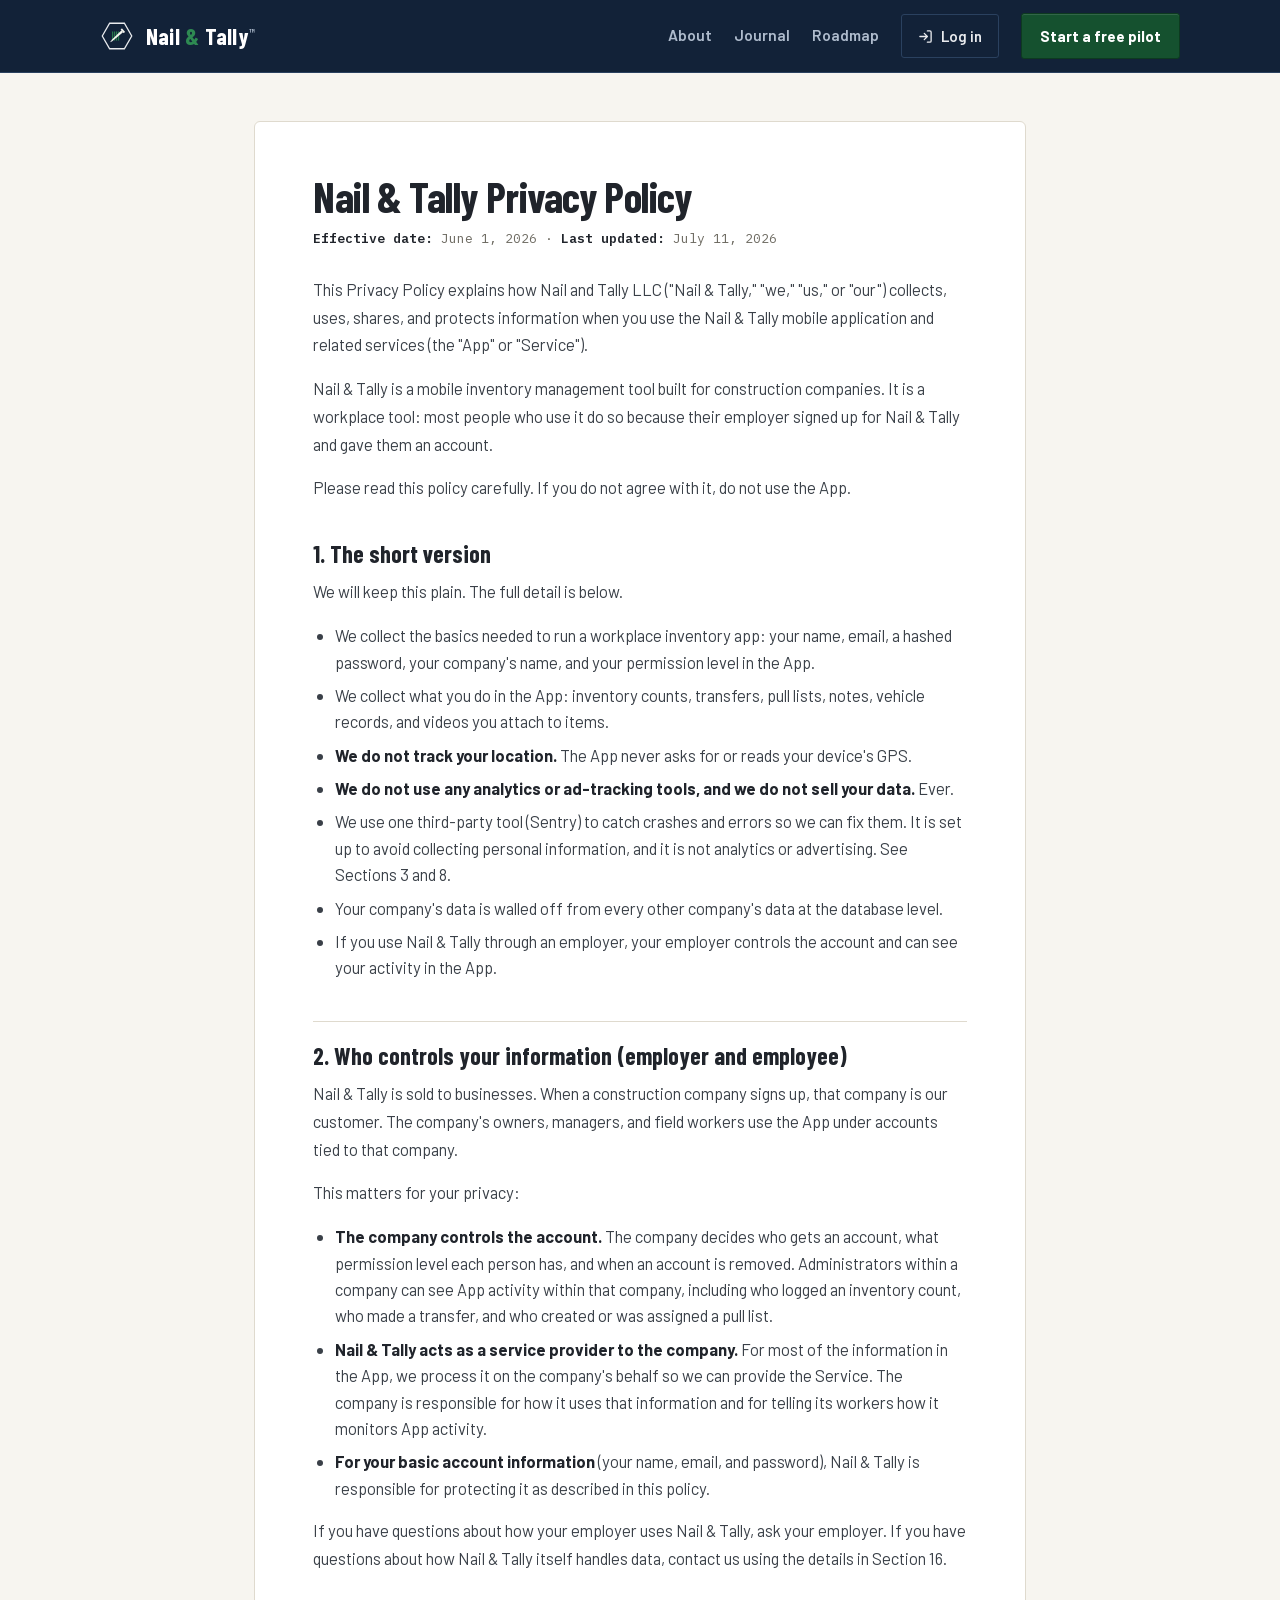
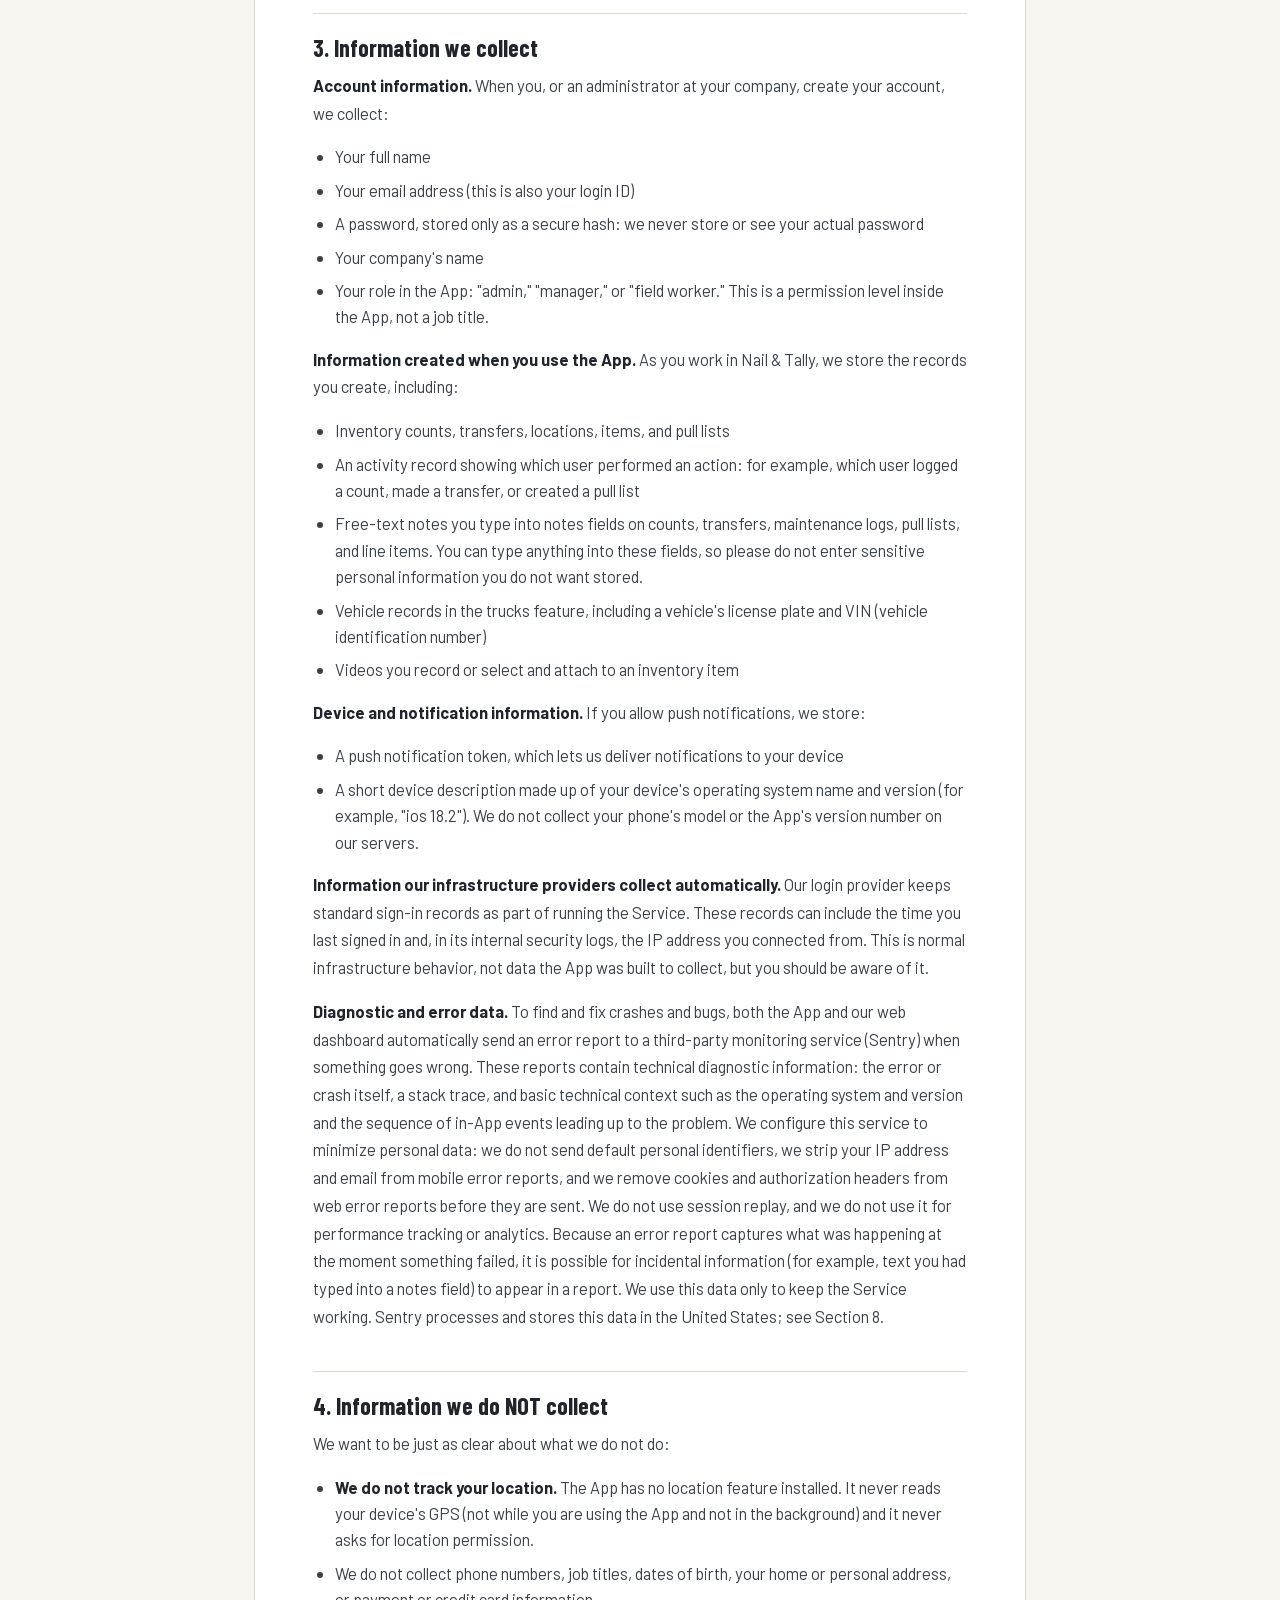
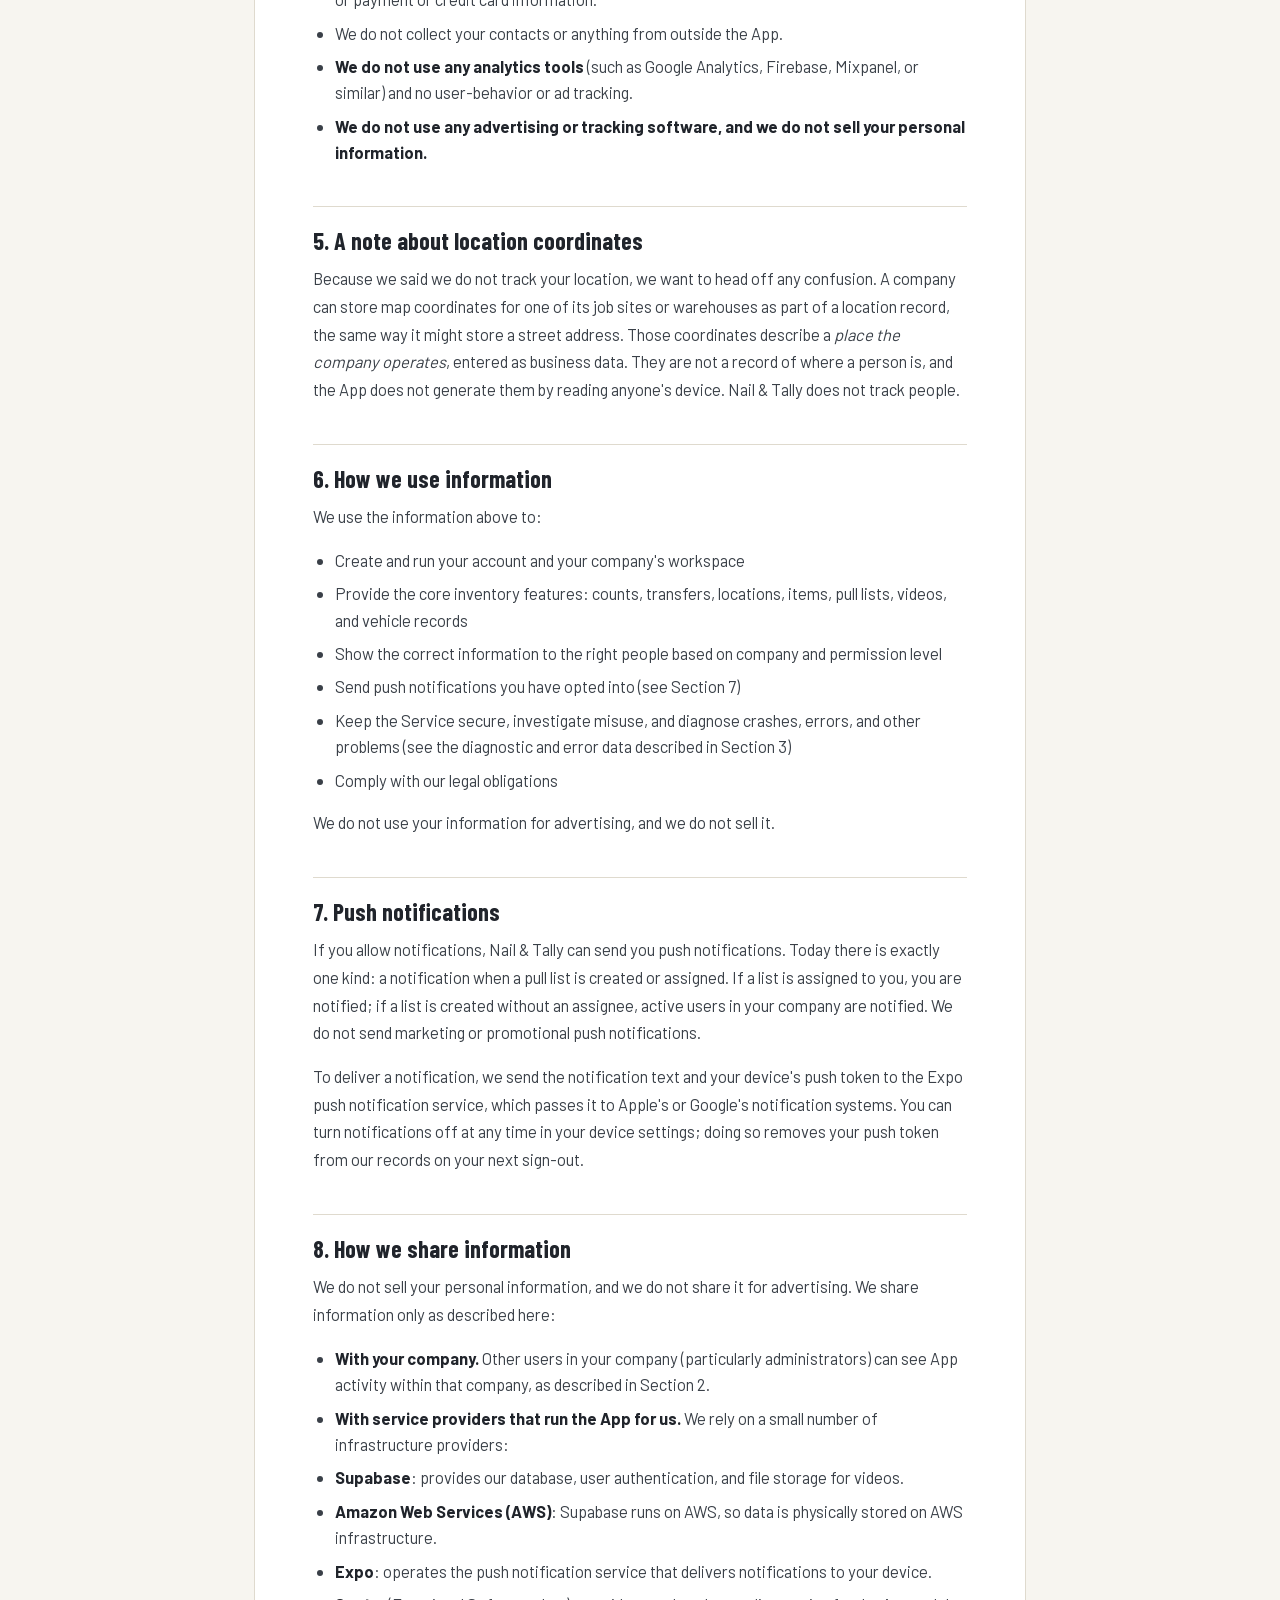
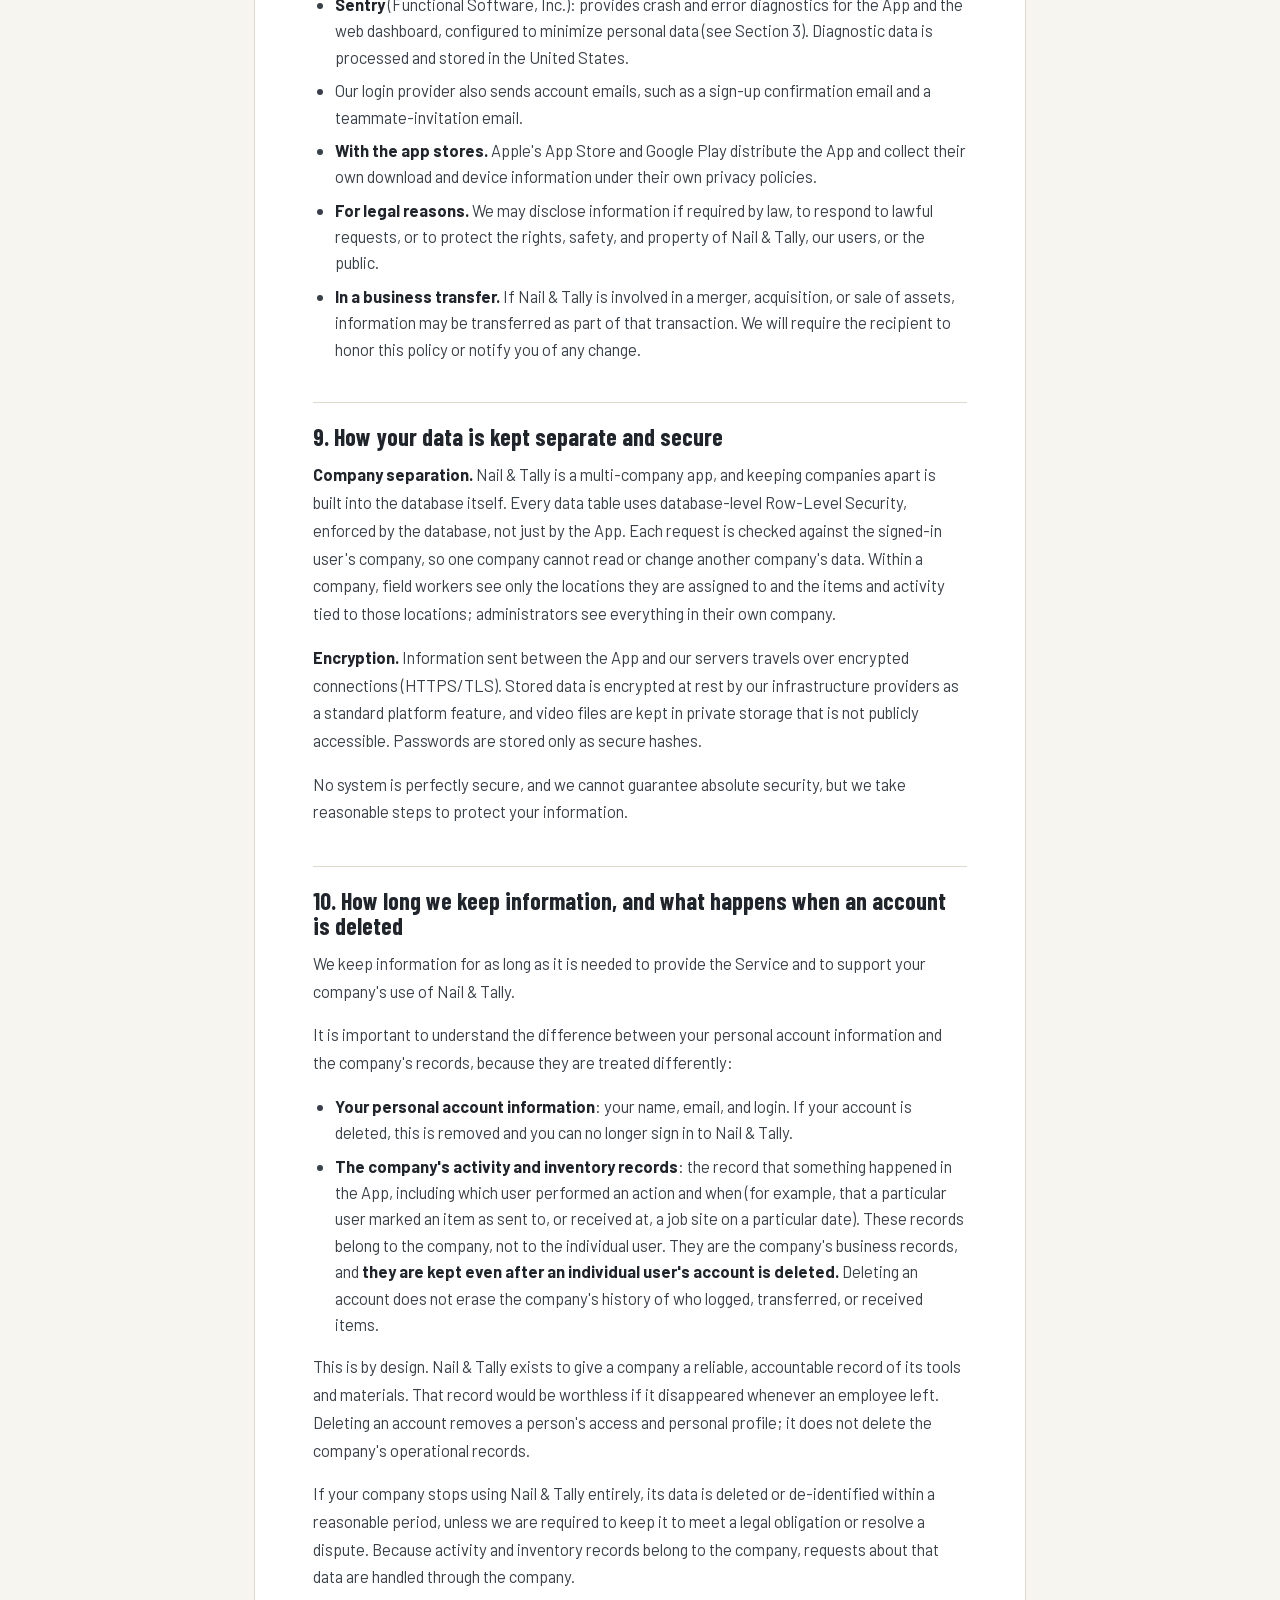
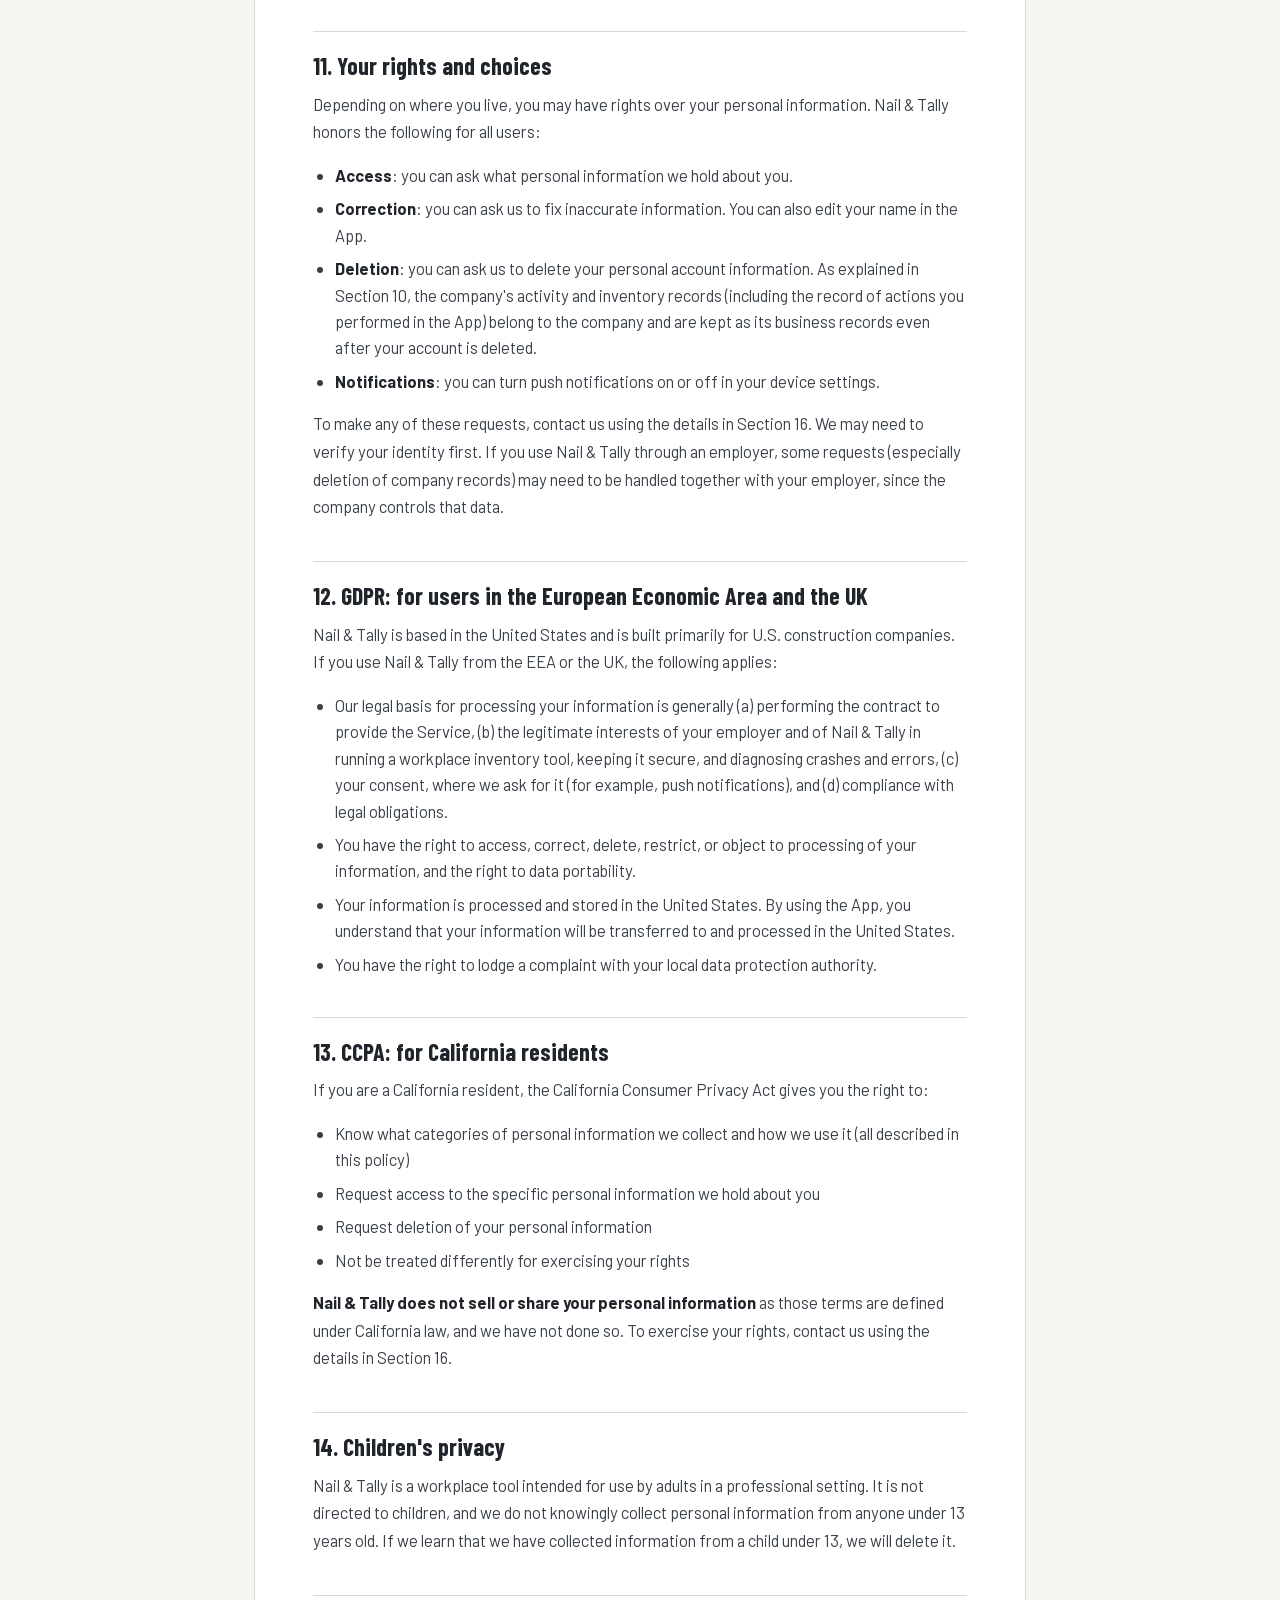
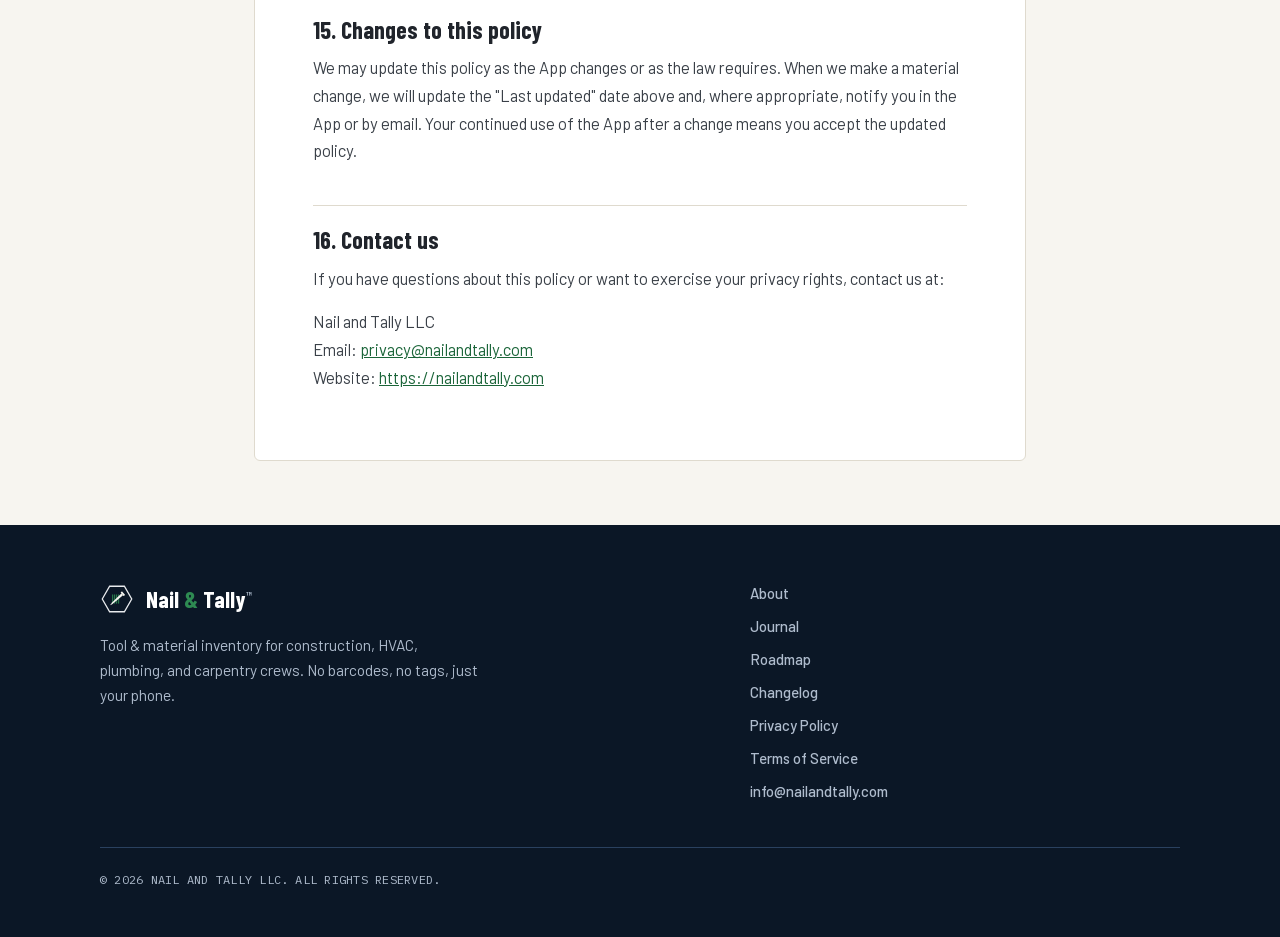
<file: privacy/index.html>
<!DOCTYPE html><html lang="en"><head><meta charset="utf-8">
<meta name="viewport" content="width=device-width,initial-scale=1">
<title>Privacy Policy &middot; Nail &amp; Tally</title>
<meta name="robots" content="index">
<meta name="theme-color" content="#122238">
<link rel="icon" type="image/svg+xml" href="data:image/svg+xml,%3Csvg xmlns='http://www.w3.org/2000/svg' viewBox='0 0 512 512'%3E%3Crect width='512' height='512' rx='112' fill='%231F3A5F'/%3E%3Cg transform='translate(82,82) scale(1.45)'%3E%3Cpolygon points='16,120 68,30 172,30 224,120 172,210 68,210' fill='%2316304F'/%3E%3Cpolygon points='34,120 77,46 163,46 206,120 163,194 77,194' fill='none' stroke='%230F2540' stroke-width='6'/%3E%3Cg fill='%232E8A52'%3E%3Crect x='86' y='86' width='7' height='68' rx='3.5'/%3E%3Crect x='100' y='86' width='7' height='68' rx='3.5'/%3E%3Crect x='114' y='86' width='7' height='68' rx='3.5'/%3E%3Crect x='128' y='86' width='7' height='68' rx='3.5'/%3E%3C/g%3E%3Cg transform='rotate(48 120 120)'%3E%3Crect x='103' y='58' width='34' height='13' rx='2' fill='%23F5F5F0'/%3E%3Cpath d='M111,71 L129,71 L125,170 L115,170 Z' fill='%23F5F5F0'/%3E%3Cpath d='M115,170 L125,170 L120,185 Z' fill='%23F5F5F0'/%3E%3C/g%3E%3C/g%3E%3C/svg%3E">
<link rel="stylesheet" href="/assets/site.css">
</head><body>

<!-- ============ HEADER (shared) ============ -->
<header class="site"><div class="wrap">
  <a class="logo" href="/" aria-label="Nail and Tally home">
    <svg viewBox="0 0 240 240" aria-hidden="true">
      <polygon points="16,120 68,30 172,30 224,120 172,210 68,210" fill="none" stroke="#E9EBEE" stroke-width="9"/>
      <g fill="#2E8A52">
        <rect x="86" y="86" width="7" height="68" rx="3.5"/>
        <rect x="100" y="86" width="7" height="68" rx="3.5"/>
        <rect x="114" y="86" width="7" height="68" rx="3.5"/>
        <rect x="128" y="86" width="7" height="68" rx="3.5"/>
      </g>
      <g transform="rotate(48 120 120)">
        <rect x="103" y="58" width="34" height="13" rx="2" fill="#F5F5F0"/>
        <path d="M111,71 L129,71 L125,170 L115,170 Z" fill="#F5F5F0"/>
        <path d="M115,170 L125,170 L120,185 Z" fill="#F5F5F0"/>
      </g>
    </svg>
    <span class="brand">Nail <span class="amp">&amp;</span> Tally<span class="tm">&trade;</span></span>
  </a>
  <nav class="site">
    <span class="nav-links">
      <a href="/about/">About</a>
      <a href="/journal/">Journal</a>
      <a href="/roadmap/">Roadmap</a>
    </span>
    <!-- LOG IN: live link to the dashboard (app.nailandtally.com is deployed + live). -->
    <a class="btn-outline" href="https://app.nailandtally.com" title="Log in">
      <svg viewBox="0 0 24 24" fill="none" stroke="currentColor" stroke-width="2.1" stroke-linecap="round" stroke-linejoin="round" aria-hidden="true"><path d="M15 3h4a2 2 0 012 2v14a2 2 0 01-2 2h-4"/><path d="M10 17l5-5-5-5M15 12H3"/></svg>
      Log in
    </a>
    <a class="btn head" href="/#pilot"><span class="cta-full">Start a free pilot</span><span class="cta-short">Free pilot</span></a>
  </nav>
</div></header>

<main class="legal-main"><div class="legal-doc"><h1>Nail &amp; Tally Privacy Policy</h1>
<p class="meta"><strong>Effective date:</strong> June 1, 2026 &middot; <strong>Last updated:</strong> July 11, 2026</p>
<p>This Privacy Policy explains how Nail and Tally LLC (&quot;Nail &amp; Tally,&quot; &quot;we,&quot; &quot;us,&quot; or &quot;our&quot;) collects, uses, shares, and protects information when you use the Nail &amp; Tally mobile application and related services (the &quot;App&quot; or &quot;Service&quot;).</p>
<p>Nail &amp; Tally is a mobile inventory management tool built for construction companies. It is a workplace tool: most people who use it do so because their employer signed up for Nail &amp; Tally and gave them an account.</p>
<p>Please read this policy carefully. If you do not agree with it, do not use the App.</p>
<h2>1. The short version</h2>
<p>We will keep this plain. The full detail is below.</p>
<ul><li>We collect the basics needed to run a workplace inventory app: your name, email, a hashed password, your company&#x27;s name, and your permission level in the App.</li><li>We collect what you do in the App: inventory counts, transfers, pull lists, notes, vehicle records, and videos you attach to items.</li><li><strong>We do not track your location.</strong> The App never asks for or reads your device&#x27;s GPS.</li><li><strong>We do not use any analytics or ad-tracking tools, and we do not sell your data.</strong> Ever.</li><li>We use one third-party tool (Sentry) to catch crashes and errors so we can fix them. It is set up to avoid collecting personal information, and it is not analytics or advertising. See Sections 3 and 8.</li><li>Your company&#x27;s data is walled off from every other company&#x27;s data at the database level.</li><li>If you use Nail &amp; Tally through an employer, your employer controls the account and can see your activity in the App.</li></ul>
<h2>2. Who controls your information (employer and employee)</h2>
<p>Nail &amp; Tally is sold to businesses. When a construction company signs up, that company is our customer. The company&#x27;s owners, managers, and field workers use the App under accounts tied to that company.</p>
<p>This matters for your privacy:</p>
<ul><li><strong>The company controls the account.</strong> The company decides who gets an account, what permission level each person has, and when an account is removed. Administrators within a company can see App activity within that company, including who logged an inventory count, who made a transfer, and who created or was assigned a pull list.</li><li><strong>Nail &amp; Tally acts as a service provider to the company.</strong> For most of the information in the App, we process it on the company&#x27;s behalf so we can provide the Service. The company is responsible for how it uses that information and for telling its workers how it monitors App activity.</li><li><strong>For your basic account information</strong> (your name, email, and password), Nail &amp; Tally is responsible for protecting it as described in this policy.</li></ul>
<p>If you have questions about how your employer uses Nail &amp; Tally, ask your employer. If you have questions about how Nail &amp; Tally itself handles data, contact us using the details in Section 16.</p>
<h2>3. Information we collect</h2>
<p><strong>Account information.</strong> When you, or an administrator at your company, create your account, we collect:</p>
<ul><li>Your full name</li><li>Your email address (this is also your login ID)</li><li>A password, stored only as a secure hash: we never store or see your actual password</li><li>Your company&#x27;s name</li><li>Your role in the App: &quot;admin,&quot; &quot;manager,&quot; or &quot;field worker.&quot; This is a permission level inside the App, not a job title.</li></ul>
<p><strong>Information created when you use the App.</strong> As you work in Nail &amp; Tally, we store the records you create, including:</p>
<ul><li>Inventory counts, transfers, locations, items, and pull lists</li><li>An activity record showing which user performed an action: for example, which user logged a count, made a transfer, or created a pull list</li><li>Free-text notes you type into notes fields on counts, transfers, maintenance logs, pull lists, and line items. You can type anything into these fields, so please do not enter sensitive personal information you do not want stored.</li><li>Vehicle records in the trucks feature, including a vehicle&#x27;s license plate and VIN (vehicle identification number)</li><li>Videos you record or select and attach to an inventory item</li></ul>
<p><strong>Device and notification information.</strong> If you allow push notifications, we store:</p>
<ul><li>A push notification token, which lets us deliver notifications to your device</li><li>A short device description made up of your device&#x27;s operating system name and version (for example, &quot;ios 18.2&quot;). We do not collect your phone&#x27;s model or the App&#x27;s version number on our servers.</li></ul>
<p><strong>Information our infrastructure providers collect automatically.</strong> Our login provider keeps standard sign-in records as part of running the Service. These records can include the time you last signed in and, in its internal security logs, the IP address you connected from. This is normal infrastructure behavior, not data the App was built to collect, but you should be aware of it.</p>
<p><strong>Diagnostic and error data.</strong> To find and fix crashes and bugs, both the App and our web dashboard automatically send an error report to a third-party monitoring service (Sentry) when something goes wrong. These reports contain technical diagnostic information: the error or crash itself, a stack trace, and basic technical context such as the operating system and version and the sequence of in-App events leading up to the problem. We configure this service to minimize personal data: we do not send default personal identifiers, we strip your IP address and email from mobile error reports, and we remove cookies and authorization headers from web error reports before they are sent. We do not use session replay, and we do not use it for performance tracking or analytics. Because an error report captures what was happening at the moment something failed, it is possible for incidental information (for example, text you had typed into a notes field) to appear in a report. We use this data only to keep the Service working. Sentry processes and stores this data in the United States; see Section 8.</p>
<h2>4. Information we do NOT collect</h2>
<p>We want to be just as clear about what we do not do:</p>
<ul><li><strong>We do not track your location.</strong> The App has no location feature installed. It never reads your device&#x27;s GPS (not while you are using the App and not in the background) and it never asks for location permission.</li><li>We do not collect phone numbers, job titles, dates of birth, your home or personal address, or payment or credit card information.</li><li>We do not collect your contacts or anything from outside the App.</li><li><strong>We do not use any analytics tools</strong> (such as Google Analytics, Firebase, Mixpanel, or similar) and no user-behavior or ad tracking.</li><li><strong>We do not use any advertising or tracking software, and we do not sell your personal information.</strong></li></ul>
<h2>5. A note about location coordinates</h2>
<p>Because we said we do not track your location, we want to head off any confusion. A company can store map coordinates for one of its job sites or warehouses as part of a location record, the same way it might store a street address. Those coordinates describe a <em>place the company operates</em>, entered as business data. They are not a record of where a person is, and the App does not generate them by reading anyone&#x27;s device. Nail &amp; Tally does not track people.</p>
<h2>6. How we use information</h2>
<p>We use the information above to:</p>
<ul><li>Create and run your account and your company&#x27;s workspace</li><li>Provide the core inventory features: counts, transfers, locations, items, pull lists, videos, and vehicle records</li><li>Show the correct information to the right people based on company and permission level</li><li>Send push notifications you have opted into (see Section 7)</li><li>Keep the Service secure, investigate misuse, and diagnose crashes, errors, and other problems (see the diagnostic and error data described in Section 3)</li><li>Comply with our legal obligations</li></ul>
<p>We do not use your information for advertising, and we do not sell it.</p>
<h2>7. Push notifications</h2>
<p>If you allow notifications, Nail &amp; Tally can send you push notifications. Today there is exactly one kind: a notification when a pull list is created or assigned. If a list is assigned to you, you are notified; if a list is created without an assignee, active users in your company are notified. We do not send marketing or promotional push notifications.</p>
<p>To deliver a notification, we send the notification text and your device&#x27;s push token to the Expo push notification service, which passes it to Apple&#x27;s or Google&#x27;s notification systems. You can turn notifications off at any time in your device settings; doing so removes your push token from our records on your next sign-out.</p>
<h2>8. How we share information</h2>
<p>We do not sell your personal information, and we do not share it for advertising. We share information only as described here:</p>
<ul><li><strong>With your company.</strong> Other users in your company (particularly administrators) can see App activity within that company, as described in Section 2.</li><li><strong>With service providers that run the App for us.</strong> We rely on a small number of infrastructure providers:</li><li><strong>Supabase</strong>: provides our database, user authentication, and file storage for videos.</li><li><strong>Amazon Web Services (AWS)</strong>: Supabase runs on AWS, so data is physically stored on AWS infrastructure.</li><li><strong>Expo</strong>: operates the push notification service that delivers notifications to your device.</li><li><strong>Sentry</strong> (Functional Software, Inc.): provides crash and error diagnostics for the App and the web dashboard, configured to minimize personal data (see Section 3). Diagnostic data is processed and stored in the United States.</li><li>Our login provider also sends account emails, such as a sign-up confirmation email and a teammate-invitation email.</li><li><strong>With the app stores.</strong> Apple&#x27;s App Store and Google Play distribute the App and collect their own download and device information under their own privacy policies.</li><li><strong>For legal reasons.</strong> We may disclose information if required by law, to respond to lawful requests, or to protect the rights, safety, and property of Nail &amp; Tally, our users, or the public.</li><li><strong>In a business transfer.</strong> If Nail &amp; Tally is involved in a merger, acquisition, or sale of assets, information may be transferred as part of that transaction. We will require the recipient to honor this policy or notify you of any change.</li></ul>
<h2>9. How your data is kept separate and secure</h2>
<p><strong>Company separation.</strong> Nail &amp; Tally is a multi-company app, and keeping companies apart is built into the database itself. Every data table uses database-level Row-Level Security, enforced by the database, not just by the App. Each request is checked against the signed-in user&#x27;s company, so one company cannot read or change another company&#x27;s data. Within a company, field workers see only the locations they are assigned to and the items and activity tied to those locations; administrators see everything in their own company.</p>
<p><strong>Encryption.</strong> Information sent between the App and our servers travels over encrypted connections (HTTPS/TLS). Stored data is encrypted at rest by our infrastructure providers as a standard platform feature, and video files are kept in private storage that is not publicly accessible. Passwords are stored only as secure hashes.</p>
<p>No system is perfectly secure, and we cannot guarantee absolute security, but we take reasonable steps to protect your information.</p>
<h2>10. How long we keep information, and what happens when an account is deleted</h2>
<p>We keep information for as long as it is needed to provide the Service and to support your company&#x27;s use of Nail &amp; Tally.</p>
<p>It is important to understand the difference between your personal account information and the company&#x27;s records, because they are treated differently:</p>
<ul><li><strong>Your personal account information</strong>: your name, email, and login. If your account is deleted, this is removed and you can no longer sign in to Nail &amp; Tally.</li><li><strong>The company&#x27;s activity and inventory records</strong>: the record that something happened in the App, including which user performed an action and when (for example, that a particular user marked an item as sent to, or received at, a job site on a particular date). These records belong to the company, not to the individual user. They are the company&#x27;s business records, and <strong>they are kept even after an individual user&#x27;s account is deleted.</strong> Deleting an account does not erase the company&#x27;s history of who logged, transferred, or received items.</li></ul>
<p>This is by design. Nail &amp; Tally exists to give a company a reliable, accountable record of its tools and materials. That record would be worthless if it disappeared whenever an employee left. Deleting an account removes a person&#x27;s access and personal profile; it does not delete the company&#x27;s operational records.</p>
<p>If your company stops using Nail &amp; Tally entirely, its data is deleted or de-identified within a reasonable period, unless we are required to keep it to meet a legal obligation or resolve a dispute. Because activity and inventory records belong to the company, requests about that data are handled through the company.</p>
<h2>11. Your rights and choices</h2>
<p>Depending on where you live, you may have rights over your personal information. Nail &amp; Tally honors the following for all users:</p>
<ul><li><strong>Access</strong>: you can ask what personal information we hold about you.</li><li><strong>Correction</strong>: you can ask us to fix inaccurate information. You can also edit your name in the App.</li><li><strong>Deletion</strong>: you can ask us to delete your personal account information. As explained in Section 10, the company&#x27;s activity and inventory records (including the record of actions you performed in the App) belong to the company and are kept as its business records even after your account is deleted.</li><li><strong>Notifications</strong>: you can turn push notifications on or off in your device settings.</li></ul>
<p>To make any of these requests, contact us using the details in Section 16. We may need to verify your identity first. If you use Nail &amp; Tally through an employer, some requests (especially deletion of company records) may need to be handled together with your employer, since the company controls that data.</p>
<h2>12. GDPR: for users in the European Economic Area and the UK</h2>
<p>Nail &amp; Tally is based in the United States and is built primarily for U.S. construction companies. If you use Nail &amp; Tally from the EEA or the UK, the following applies:</p>
<ul><li>Our legal basis for processing your information is generally (a) performing the contract to provide the Service, (b) the legitimate interests of your employer and of Nail &amp; Tally in running a workplace inventory tool, keeping it secure, and diagnosing crashes and errors, (c) your consent, where we ask for it (for example, push notifications), and (d) compliance with legal obligations.</li><li>You have the right to access, correct, delete, restrict, or object to processing of your information, and the right to data portability.</li><li>Your information is processed and stored in the United States. By using the App, you understand that your information will be transferred to and processed in the United States.</li><li>You have the right to lodge a complaint with your local data protection authority.</li></ul>
<h2>13. CCPA: for California residents</h2>
<p>If you are a California resident, the California Consumer Privacy Act gives you the right to:</p>
<ul><li>Know what categories of personal information we collect and how we use it (all described in this policy)</li><li>Request access to the specific personal information we hold about you</li><li>Request deletion of your personal information</li><li>Not be treated differently for exercising your rights</li></ul>
<p><strong>Nail &amp; Tally does not sell or share your personal information</strong> as those terms are defined under California law, and we have not done so. To exercise your rights, contact us using the details in Section 16.</p>
<h2>14. Children&#x27;s privacy</h2>
<p>Nail &amp; Tally is a workplace tool intended for use by adults in a professional setting. It is not directed to children, and we do not knowingly collect personal information from anyone under 13 years old. If we learn that we have collected information from a child under 13, we will delete it.</p>
<h2>15. Changes to this policy</h2>
<p>We may update this policy as the App changes or as the law requires. When we make a material change, we will update the &quot;Last updated&quot; date above and, where appropriate, notify you in the App or by email. Your continued use of the App after a change means you accept the updated policy.</p>
<h2>16. Contact us</h2>
<p>If you have questions about this policy or want to exercise your privacy rights, contact us at:</p>
<p>Nail and Tally LLC<br>Email: <a href="mailto:privacy@nailandtally.com">privacy@nailandtally.com</a><br>Website: <a href="https://nailandtally.com">https://nailandtally.com</a></p></div></main>

<!-- ============ FOOTER (shared) ============ -->
<footer class="site"><div class="wrap">
  <div class="f-grid">
    <div>
      <div class="f-top">
        <svg viewBox="0 0 240 240" aria-hidden="true">
      <polygon points="16,120 68,30 172,30 224,120 172,210 68,210" fill="none" stroke="#E9EBEE" stroke-width="9"/>
      <g fill="#2E8A52">
        <rect x="86" y="86" width="7" height="68" rx="3.5"/>
        <rect x="100" y="86" width="7" height="68" rx="3.5"/>
        <rect x="114" y="86" width="7" height="68" rx="3.5"/>
        <rect x="128" y="86" width="7" height="68" rx="3.5"/>
      </g>
      <g transform="rotate(48 120 120)">
        <rect x="103" y="58" width="34" height="13" rx="2" fill="#F5F5F0"/>
        <path d="M111,71 L129,71 L125,170 L115,170 Z" fill="#F5F5F0"/>
        <path d="M115,170 L125,170 L120,185 Z" fill="#F5F5F0"/>
      </g>
    </svg>
        <span class="f-brand">Nail <span class="amp">&amp;</span> Tally<span class="tm">&trade;</span></span>
      </div>
      <p class="tagline">Tool &amp; material inventory for construction, HVAC, plumbing, and carpentry crews. No barcodes, no tags, just your phone.</p>
    </div>
    <div class="links">
      <a href="/about/">About</a>
      <a href="/journal/">Journal</a>
      <a href="/roadmap/">Roadmap</a>
      <a href="/changelog/">Changelog</a>
      <a href="/privacy">Privacy Policy</a>
      <a href="/terms">Terms of Service</a>
      <a href="mailto:info@nailandtally.com">info@nailandtally.com</a>
    </div>
  </div>
  <div class="legal">&copy; 2026 NAIL AND TALLY LLC. ALL RIGHTS RESERVED.</div>
</div></footer>

</body></html>
</file>
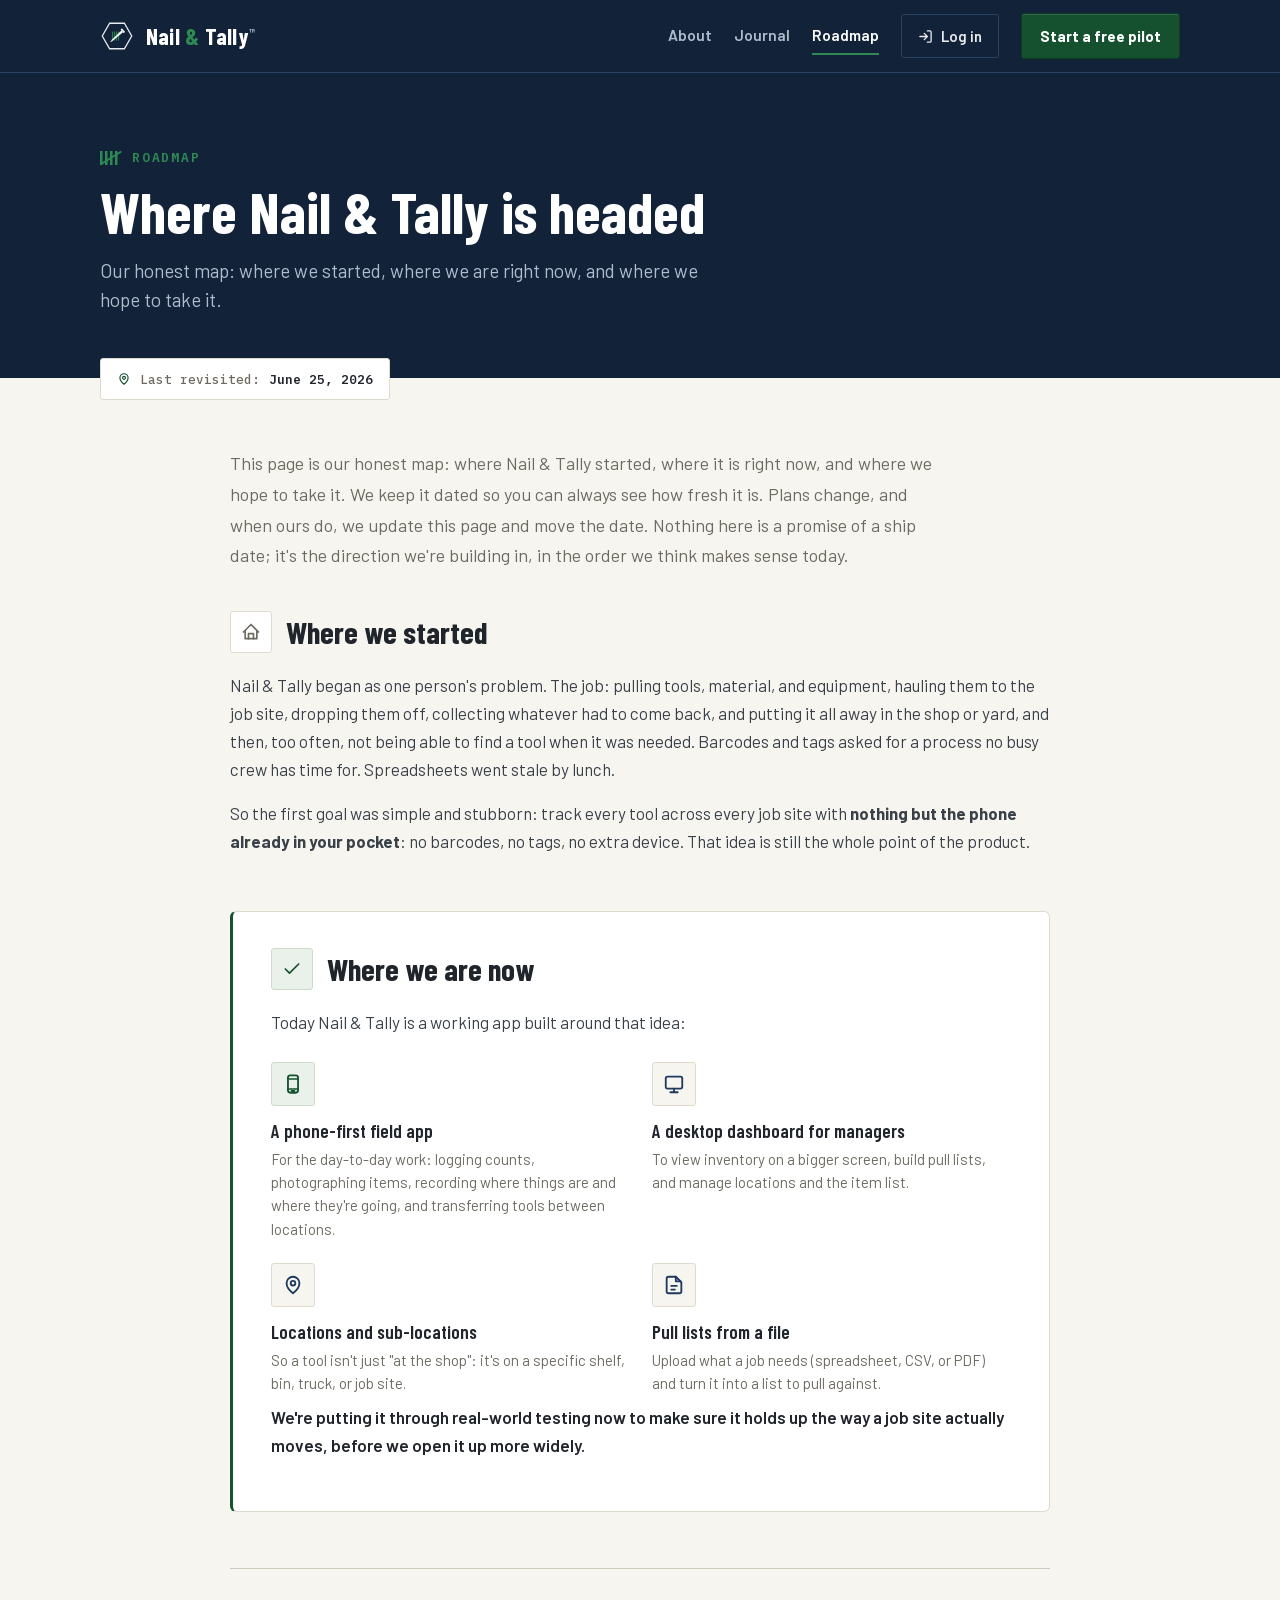
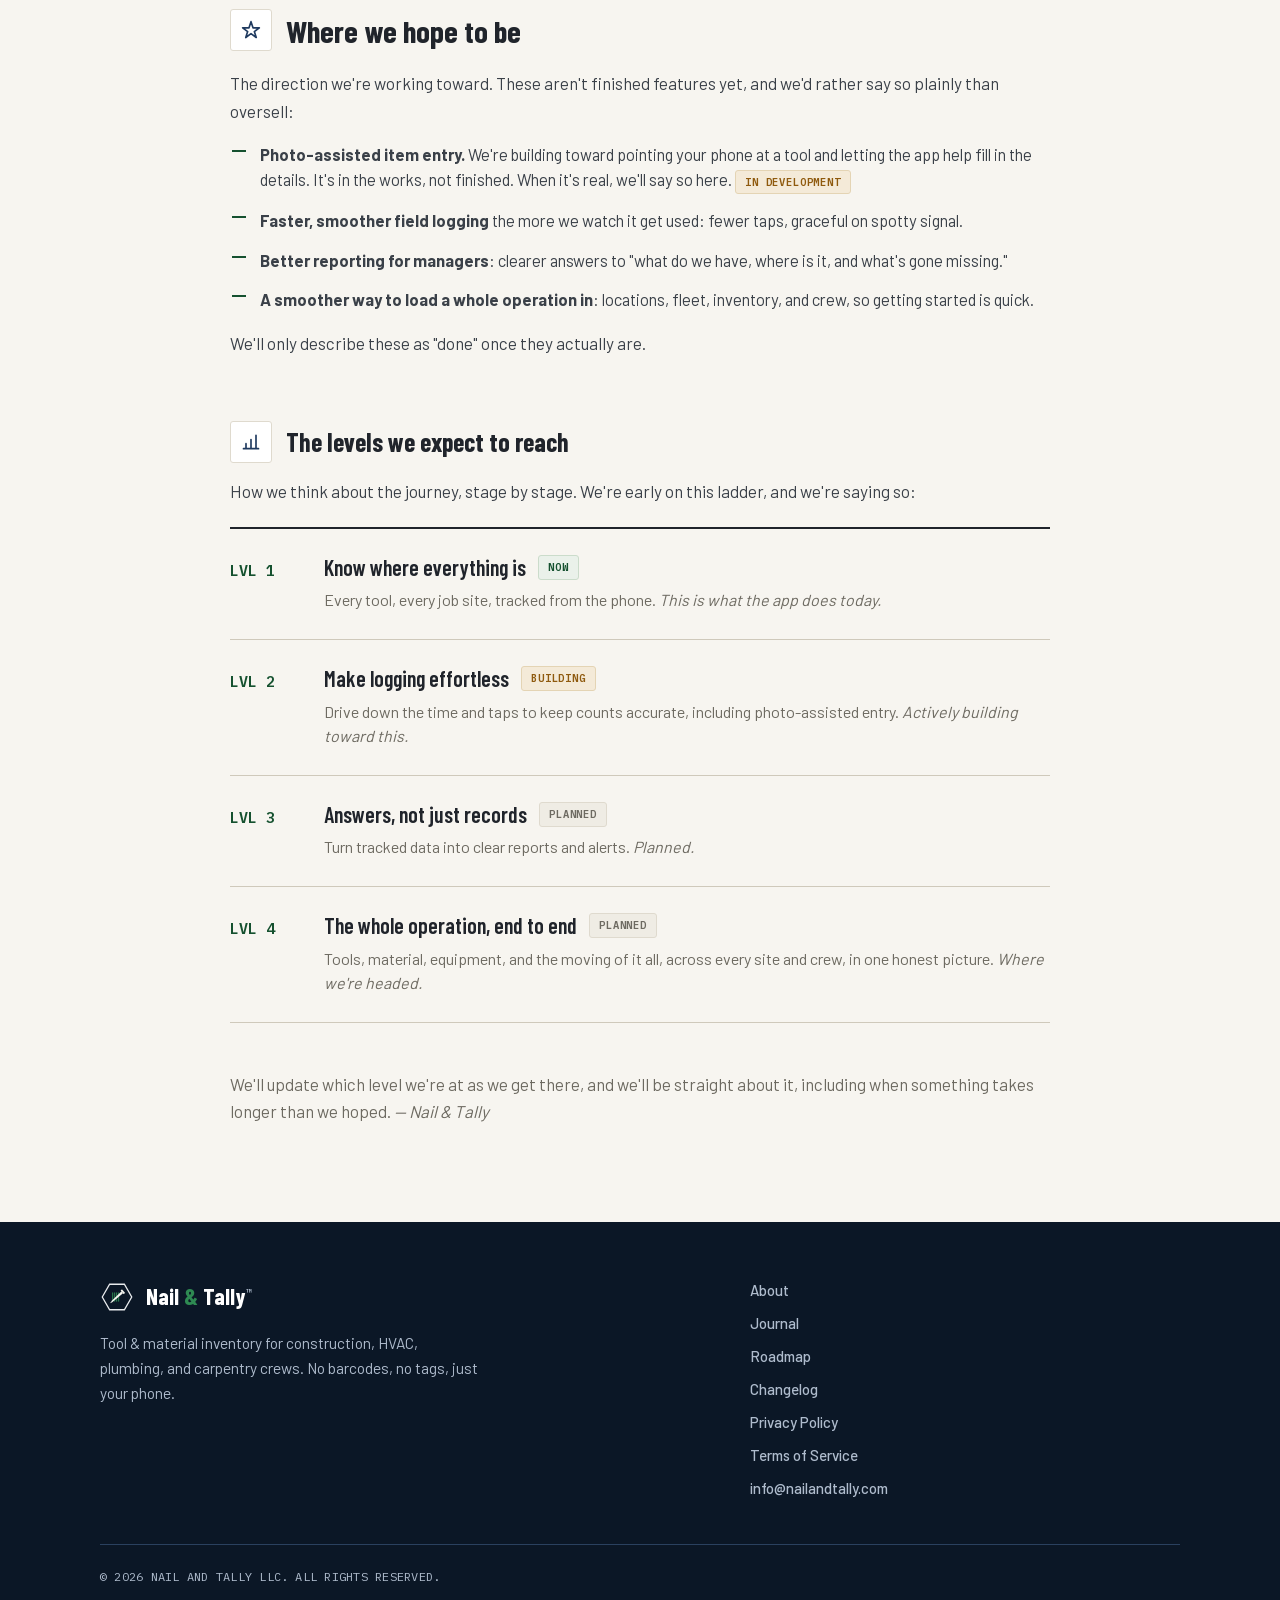
<file: roadmap/index.html>
<!DOCTYPE html><html lang="en"><head><meta charset="utf-8">
<meta name="viewport" content="width=device-width,initial-scale=1">
<title>Roadmap &middot; Nail &amp; Tally&trade;</title>
<meta name="description" content="Our honest map for Nail & Tally: where we started, where we are right now, and where we hope to take it. Dated, kept current, no overpromising.">
<meta name="robots" content="index">
<meta name="theme-color" content="#122238">
<link rel="icon" type="image/svg+xml" href="data:image/svg+xml,%3Csvg xmlns='http://www.w3.org/2000/svg' viewBox='0 0 512 512'%3E%3Crect width='512' height='512' rx='112' fill='%231F3A5F'/%3E%3Cg transform='translate(82,82) scale(1.45)'%3E%3Cpolygon points='16,120 68,30 172,30 224,120 172,210 68,210' fill='%2316304F'/%3E%3Cpolygon points='34,120 77,46 163,46 206,120 163,194 77,194' fill='none' stroke='%230F2540' stroke-width='6'/%3E%3Cg fill='%232E8A52'%3E%3Crect x='86' y='86' width='7' height='68' rx='3.5'/%3E%3Crect x='100' y='86' width='7' height='68' rx='3.5'/%3E%3Crect x='114' y='86' width='7' height='68' rx='3.5'/%3E%3Crect x='128' y='86' width='7' height='68' rx='3.5'/%3E%3C/g%3E%3Cg transform='rotate(48 120 120)'%3E%3Crect x='103' y='58' width='34' height='13' rx='2' fill='%23F5F5F0'/%3E%3Cpath d='M111,71 L129,71 L125,170 L115,170 Z' fill='%23F5F5F0'/%3E%3Cpath d='M115,170 L125,170 L120,185 Z' fill='%23F5F5F0'/%3E%3C/g%3E%3C/g%3E%3C/svg%3E">
<link rel="stylesheet" href="/assets/site.css">
</head><body>

<!-- ============ HEADER (shared) ============ -->
<header class="site"><div class="wrap">
  <a class="logo" href="/" aria-label="Nail and Tally home">
    <svg viewBox="0 0 240 240" aria-hidden="true">
      <polygon points="16,120 68,30 172,30 224,120 172,210 68,210" fill="none" stroke="#E9EBEE" stroke-width="9"/>
      <g fill="#2E8A52">
        <rect x="86" y="86" width="7" height="68" rx="3.5"/>
        <rect x="100" y="86" width="7" height="68" rx="3.5"/>
        <rect x="114" y="86" width="7" height="68" rx="3.5"/>
        <rect x="128" y="86" width="7" height="68" rx="3.5"/>
      </g>
      <g transform="rotate(48 120 120)">
        <rect x="103" y="58" width="34" height="13" rx="2" fill="#F5F5F0"/>
        <path d="M111,71 L129,71 L125,170 L115,170 Z" fill="#F5F5F0"/>
        <path d="M115,170 L125,170 L120,185 Z" fill="#F5F5F0"/>
      </g>
    </svg>
    <span class="brand">Nail <span class="amp">&amp;</span> Tally<span class="tm">&trade;</span></span>
  </a>
  <nav class="site">
    <span class="nav-links">
      <a href="/about/">About</a>
      <a href="/journal/">Journal</a>
      <a href="/roadmap/" aria-current="page">Roadmap</a>
    </span>
    <!-- LOG IN: live link to the dashboard (app.nailandtally.com is deployed + live). -->
    <a class="btn-outline" href="https://app.nailandtally.com" title="Log in">
      <svg viewBox="0 0 24 24" fill="none" stroke="currentColor" stroke-width="2.1" stroke-linecap="round" stroke-linejoin="round" aria-hidden="true"><path d="M15 3h4a2 2 0 012 2v14a2 2 0 01-2 2h-4"/><path d="M10 17l5-5-5-5M15 12H3"/></svg>
      Log in
    </a>
    <a class="btn head" href="/#pilot"><span class="cta-full">Start a free pilot</span><span class="cta-short">Free pilot</span></a>
  </nav>
</div></header>

<!--
  ===================================================================
  ROADMAP COPY carried over verbatim from the approved page.
  The "where we are now" list is a FACTUAL CLAIM → Louis to spot-check
  against the live build before publish; Thomas to OK go-live.
  ===================================================================
-->

<!-- ============ PAGE-HEADER BAND ============ -->
<section class="page-band on-dark"><div class="wrap">
  <span class="eyebrow light"><svg class="tally" viewBox="0 0 22 14" aria-hidden="true"><rect x="0" y="0" width="2.5" height="14"/><rect x="5" y="0" width="2.5" height="14"/><rect x="10" y="0" width="2.5" height="14"/><rect x="15" y="0" width="2.5" height="14"/><line x1="20.5" y1="1" x2="1" y2="13"/></svg> Roadmap</span>
  <h2>Where Nail &amp; Tally is headed</h2>
  <p class="sub">Our honest map: where we started, where we are right now, and where we hope to take it.</p>
</div></section>

<!-- ============ "LAST REVISITED" STAMP ============ -->
<div class="revisited">
  <span class="stamp">
    <svg class="pin" viewBox="0 0 24 24" fill="none" stroke="currentColor" stroke-width="2" stroke-linecap="round" stroke-linejoin="round" aria-hidden="true"><path d="M12 21s-7-5.6-7-11a7 7 0 0114 0c0 5.4-7 11-7 11z"/><circle cx="12" cy="10" r="2.5"/></svg>
    Last revisited:
    <!-- UPDATE THIS DATE every time the roadmap changes. Stale date = looks abandoned. -->
    <span class="date"><time datetime="2026-06-25">June 25, 2026</time></span>
  </span>
</div>

<!-- ============ ROADMAP STAGES ============ -->
<section style="padding:48px 0 80px"><div class="wrap">
  <div class="roadmap-stages">

    <p style="max-width:720px;margin:0 0 8px;color:var(--muted);font-size:18px;line-height:1.7">
      This page is our honest map: where Nail &amp; Tally started, where it is right now, and where we hope to take it. We keep it dated so you can always see how fresh it is. Plans change, and when ours do, we update this page and move the date. Nothing here is a promise of a ship date; it's the direction we're building in, in the order we think makes sense today.
    </p>

    <!-- WHERE WE STARTED -->
    <div class="stage">
      <div class="stage-head">
        <span class="si"><svg viewBox="0 0 24 24" fill="none" stroke="#6D6A61" stroke-width="2" stroke-linecap="round" stroke-linejoin="round" aria-hidden="true"><path d="M3 12l9-9 9 9M5 10v10h14V10"/><path d="M9 20v-6h6v6"/></svg></span>
        <h2>Where we started</h2>
      </div>
      <p>Nail &amp; Tally began as one person's problem. The job: pulling tools, material, and equipment, hauling them to the job site, dropping them off, collecting whatever had to come back, and putting it all away in the shop or yard, and then, too often, not being able to find a tool when it was needed. Barcodes and tags asked for a process no busy crew has time for. Spreadsheets went stale by lunch.</p>
      <p>So the first goal was simple and stubborn: track every tool across every job site with <strong>nothing but the phone already in your pocket</strong>: no barcodes, no tags, no extra device. That idea is still the whole point of the product.</p>
    </div>

    <!-- WHERE WE ARE NOW -->
    <div class="stage now">
      <div class="stage-head">
        <span class="si"><svg viewBox="0 0 24 24" fill="none" stroke="#15512F" stroke-width="2" stroke-linecap="round" stroke-linejoin="round" aria-hidden="true"><path d="M20 6L9 17l-5-5"/></svg></span>
        <h2>Where we are now</h2>
      </div>
      <p>Today Nail &amp; Tally is a working app built around that idea:</p>
      <div class="feat-grid">
        <div class="feat">
          <div class="icon-tile green"><svg viewBox="0 0 24 24" fill="none" stroke="#15512F" stroke-width="2" stroke-linecap="round" stroke-linejoin="round"><rect x="6.5" y="2.5" width="11" height="19" rx="2.6"/><path d="M6.5 6.5h11M6.5 17.5h11" stroke-width="1.5"/><path d="M10.4 19.6h3.2"/></svg></div>
          <h3>A phone-first field app</h3>
          <p>For the day-to-day work: logging counts, photographing items, recording where things are and where they're going, and transferring tools between locations.</p>
        </div>
        <div class="feat">
          <div class="icon-tile"><svg viewBox="0 0 24 24" fill="none" stroke="#1F3A5F" stroke-width="2" stroke-linecap="round" stroke-linejoin="round"><rect x="3" y="4" width="18" height="13" rx="2"/><path d="M8 21h8M12 17v4"/></svg></div>
          <h3>A desktop dashboard for managers</h3>
          <p>To view inventory on a bigger screen, build pull lists, and manage locations and the item list.</p>
        </div>
        <div class="feat">
          <div class="icon-tile"><svg viewBox="0 0 24 24" fill="none" stroke="#1F3A5F" stroke-width="2" stroke-linecap="round" stroke-linejoin="round"><path d="M12 21s-7-5.6-7-11a7 7 0 0114 0c0 5.4-7 11-7 11z"/><circle cx="12" cy="10" r="2.5"/></svg></div>
          <h3>Locations and sub-locations</h3>
          <p>So a tool isn't just "at the shop": it's on a specific shelf, bin, truck, or job site.</p>
        </div>
        <div class="feat">
          <div class="icon-tile"><svg viewBox="0 0 24 24" fill="none" stroke="#1F3A5F" stroke-width="2" stroke-linecap="round" stroke-linejoin="round"><path d="M14 3v5h5"/><path d="M14 3H6a2 2 0 00-2 2v14a2 2 0 002 2h12a2 2 0 002-2V9z"/><path d="M9 13h6M9 17h4"/></svg></div>
          <h3>Pull lists from a file</h3>
          <p>Upload what a job needs (spreadsheet, CSV, or PDF) and turn it into a list to pull against.</p>
        </div>
      </div>
      <p class="lead-line">We're putting it through real-world testing now to make sure it holds up the way a job site actually moves, before we open it up more widely.</p>
    </div>

    <!-- WHERE WE HOPE TO BE -->
    <div class="stage hope">
      <div class="stage-head">
        <span class="si"><svg viewBox="0 0 24 24" fill="none" stroke="#1F3A5F" stroke-width="2" stroke-linecap="round" stroke-linejoin="round" aria-hidden="true"><path d="M12 2l2.4 7.4H22l-6 4.5 2.3 7.1-6.3-4.6-6.3 4.6L8 13.9 2 9.4h7.6z"/></svg></span>
        <h2>Where we hope to be</h2>
      </div>
      <p>The direction we're working toward. These aren't finished features yet, and we'd rather say so plainly than oversell:</p>
      <ul class="hope-list">
        <li><strong>Photo-assisted item entry.</strong> We're building toward pointing your phone at a tool and letting the app help fill in the details. It's in the works, not finished. When it's real, we'll say so here. <span class="tag soon">In development</span></li>
        <li><strong>Faster, smoother field logging</strong> the more we watch it get used: fewer taps, graceful on spotty signal.</li>
        <li><strong>Better reporting for managers</strong>: clearer answers to "what do we have, where is it, and what's gone missing."</li>
        <li><strong>A smoother way to load a whole operation in</strong>: locations, fleet, inventory, and crew, so getting started is quick.</li>
      </ul>
      <p>We'll only describe these as "done" once they actually are.</p>
    </div>

    <!-- THE LEVELS -->
    <div class="levels-wrap">
      <div class="stage-head" style="margin-bottom:4px">
        <span class="si"><svg viewBox="0 0 24 24" fill="none" stroke="#1F3A5F" stroke-width="2" stroke-linecap="round" stroke-linejoin="round" aria-hidden="true"><path d="M3 20h18M6 20v-6M12 20V9M18 20V4"/></svg></span>
        <h2 style="font-size:26px">The levels we expect to reach</h2>
      </div>
      <p style="color:var(--body);font-size:17px;line-height:1.65;margin:14px 0 6px">How we think about the journey, stage by stage. We're early on this ladder, and we're saying so:</p>
      <div class="levels">
        <div class="level">
          <span class="n">LVL 1</span>
          <div class="body">
            <div class="lvl-head"><h3>Know where everything is</h3><span class="tag now">Now</span></div>
            <p>Every tool, every job site, tracked from the phone. <em>This is what the app does today.</em></p>
          </div>
        </div>
        <div class="level">
          <span class="n">LVL 2</span>
          <div class="body">
            <div class="lvl-head"><h3>Make logging effortless</h3><span class="tag soon">Building</span></div>
            <p>Drive down the time and taps to keep counts accurate, including photo-assisted entry. <em>Actively building toward this.</em></p>
          </div>
        </div>
        <div class="level">
          <span class="n">LVL 3</span>
          <div class="body">
            <div class="lvl-head"><h3>Answers, not just records</h3><span class="tag">Planned</span></div>
            <p>Turn tracked data into clear reports and alerts. <em>Planned.</em></p>
          </div>
        </div>
        <div class="level">
          <span class="n">LVL 4</span>
          <div class="body">
            <div class="lvl-head"><h3>The whole operation, end to end</h3><span class="tag">Planned</span></div>
            <p>Tools, material, equipment, and the moving of it all, across every site and crew, in one honest picture. <em>Where we're headed.</em></p>
          </div>
        </div>
      </div>
    </div>

    <p class="roadmap-close">We'll update which level we're at as we get there, and we'll be straight about it, including when something takes longer than we hoped. <em>&mdash; Nail &amp; Tally</em></p>

  </div>
</div></section>

<!-- ============ FOOTER (shared) ============ -->
<footer class="site"><div class="wrap">
  <div class="f-grid">
    <div>
      <div class="f-top">
        <svg viewBox="0 0 240 240" aria-hidden="true">
      <polygon points="16,120 68,30 172,30 224,120 172,210 68,210" fill="none" stroke="#E9EBEE" stroke-width="9"/>
      <g fill="#2E8A52">
        <rect x="86" y="86" width="7" height="68" rx="3.5"/>
        <rect x="100" y="86" width="7" height="68" rx="3.5"/>
        <rect x="114" y="86" width="7" height="68" rx="3.5"/>
        <rect x="128" y="86" width="7" height="68" rx="3.5"/>
      </g>
      <g transform="rotate(48 120 120)">
        <rect x="103" y="58" width="34" height="13" rx="2" fill="#F5F5F0"/>
        <path d="M111,71 L129,71 L125,170 L115,170 Z" fill="#F5F5F0"/>
        <path d="M115,170 L125,170 L120,185 Z" fill="#F5F5F0"/>
      </g>
    </svg>
        <span class="f-brand">Nail <span class="amp">&amp;</span> Tally<span class="tm">&trade;</span></span>
      </div>
      <p class="tagline">Tool &amp; material inventory for construction, HVAC, plumbing, and carpentry crews. No barcodes, no tags, just your phone.</p>
    </div>
    <div class="links">
      <a href="/about/">About</a>
      <a href="/journal/">Journal</a>
      <a href="/roadmap/">Roadmap</a>
      <a href="/changelog/">Changelog</a>
      <a href="/privacy">Privacy Policy</a>
      <a href="/terms">Terms of Service</a>
      <a href="mailto:info@nailandtally.com">info@nailandtally.com</a>
    </div>
  </div>
  <div class="legal">&copy; 2026 NAIL AND TALLY LLC. ALL RIGHTS RESERVED.</div>
</div></footer>

</body></html>
</file>
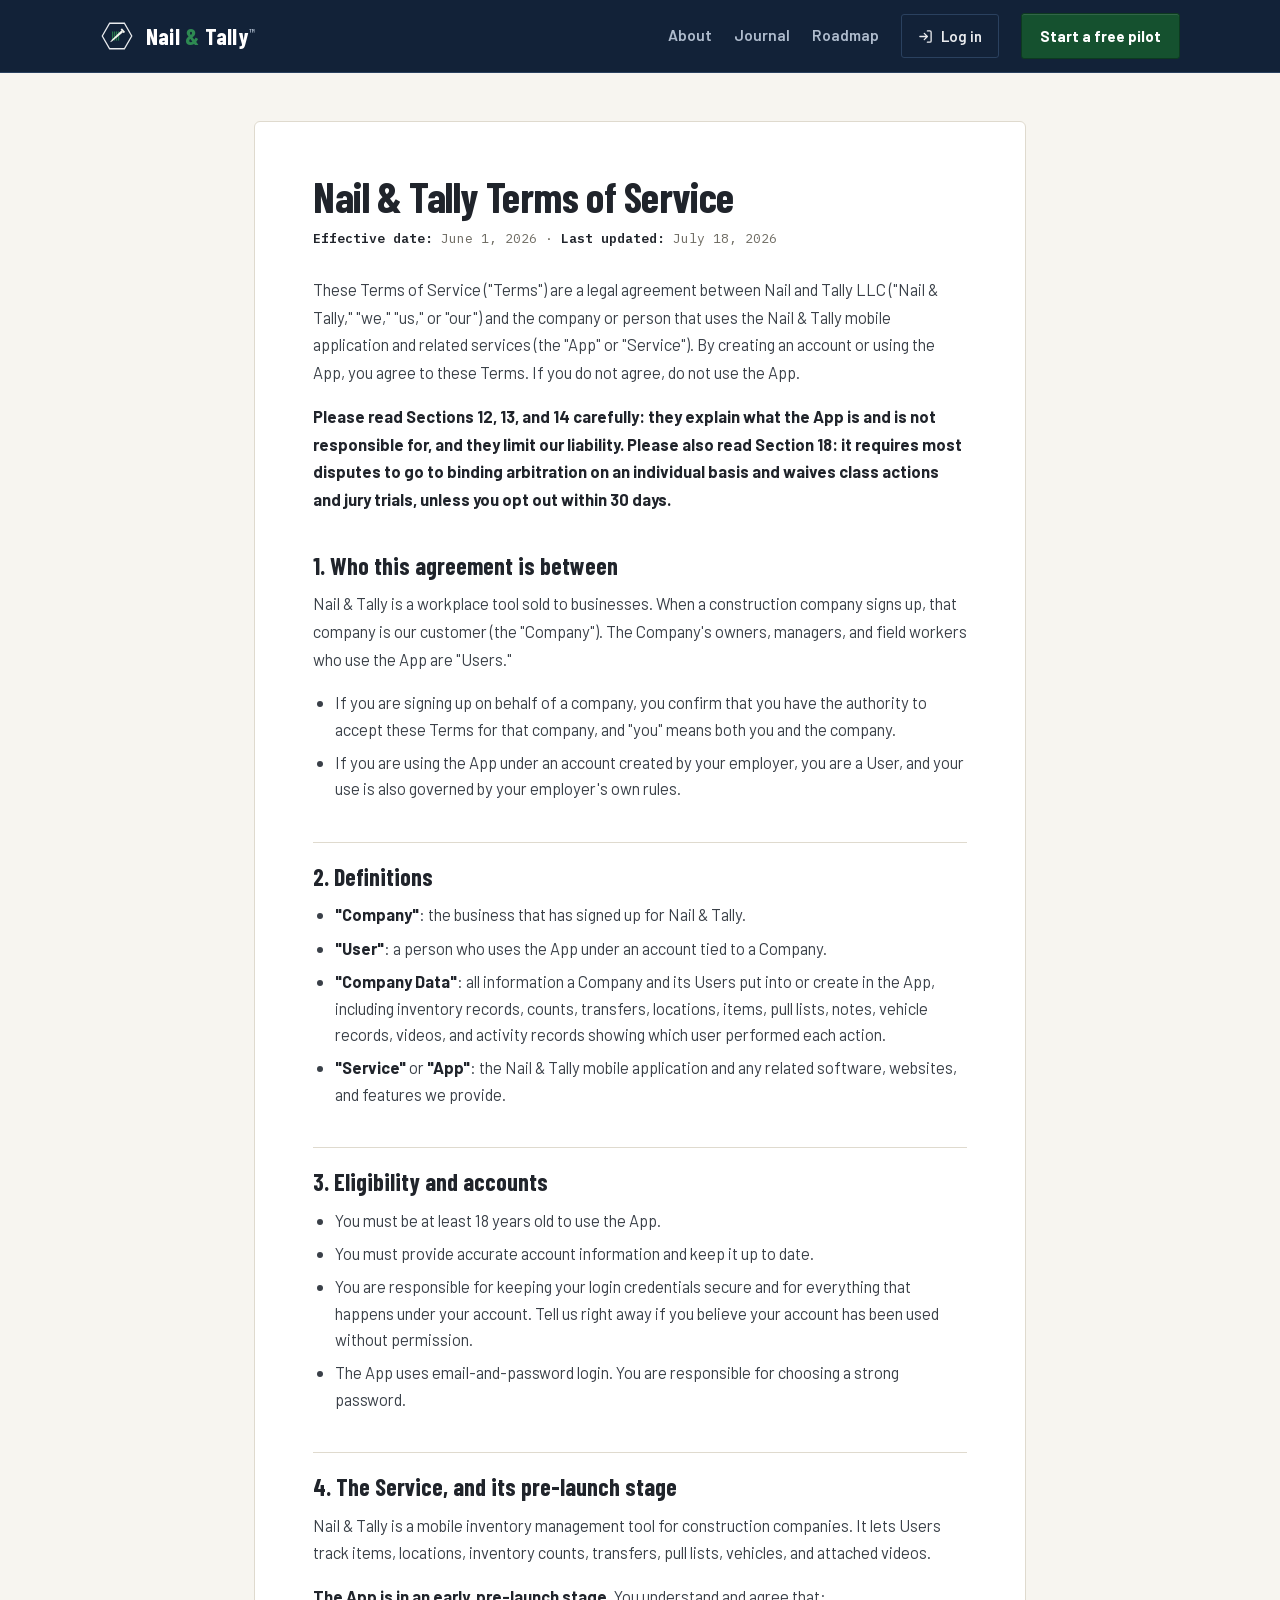
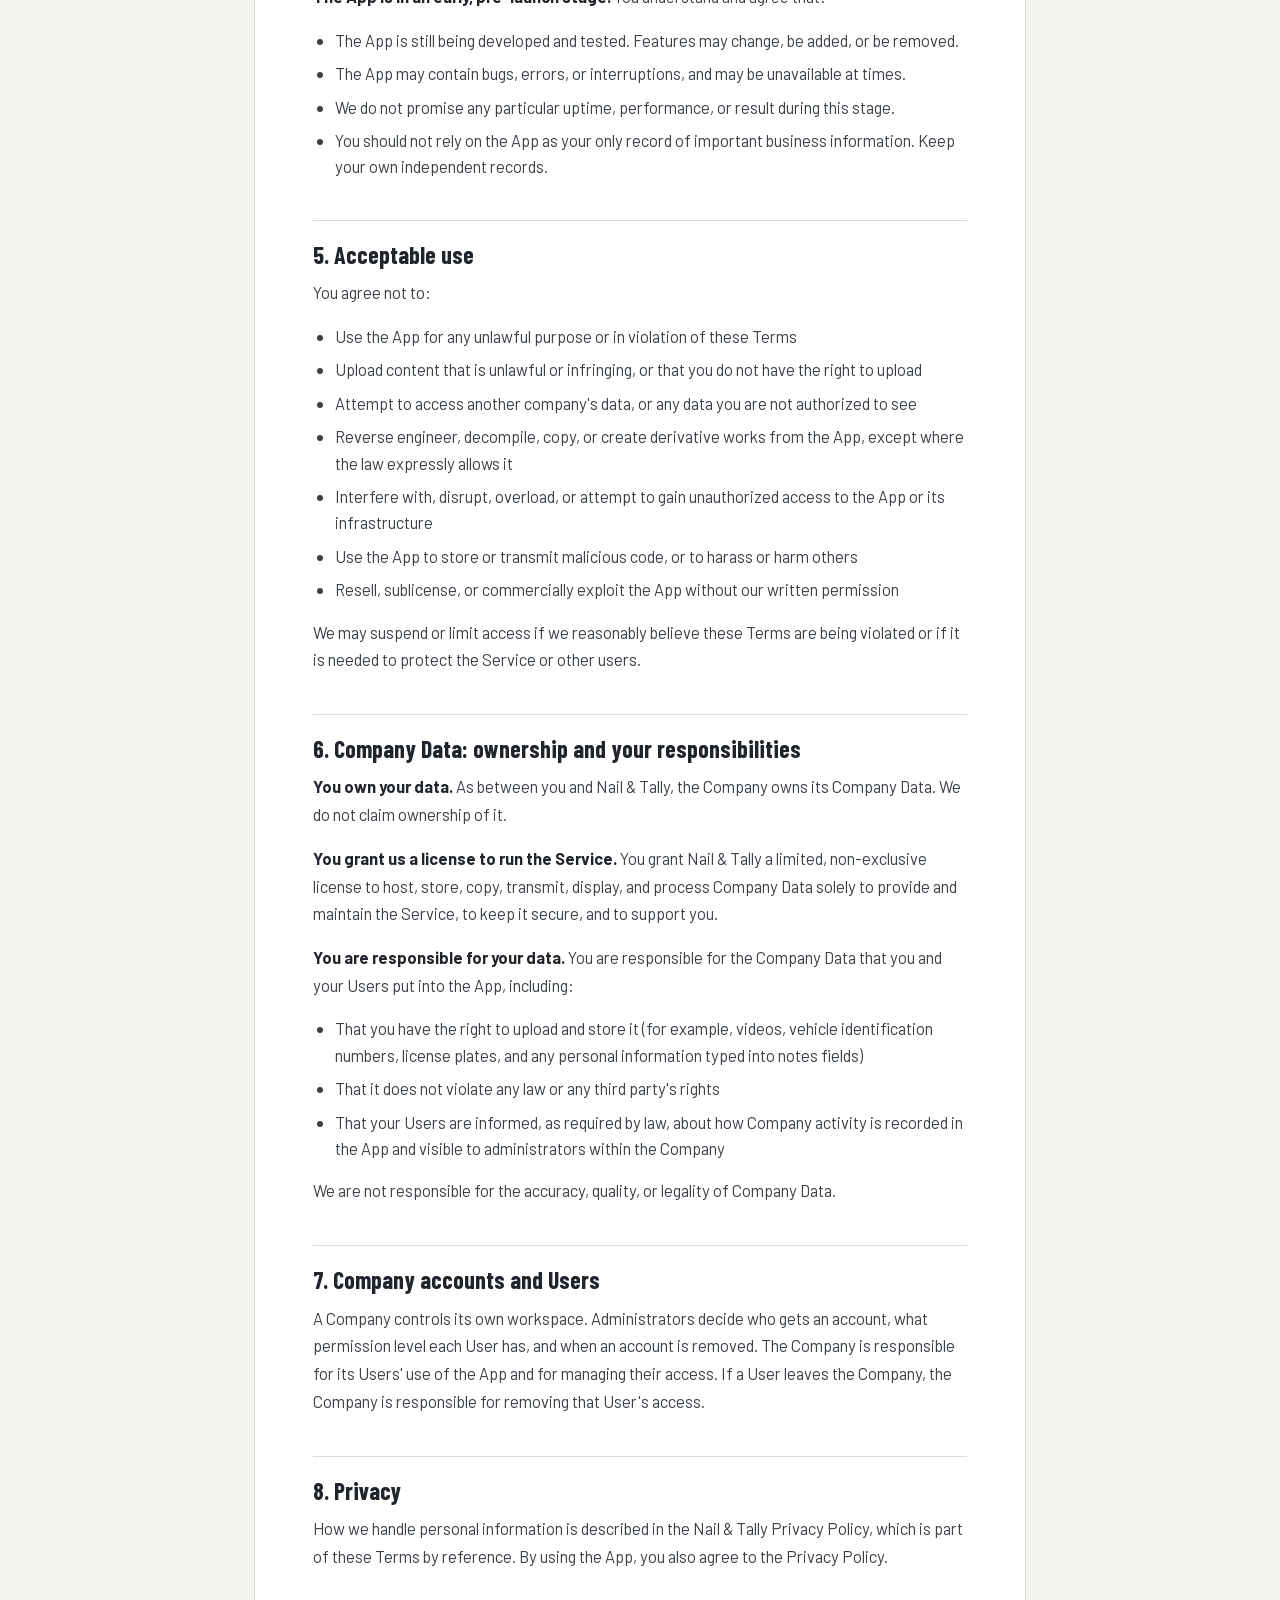
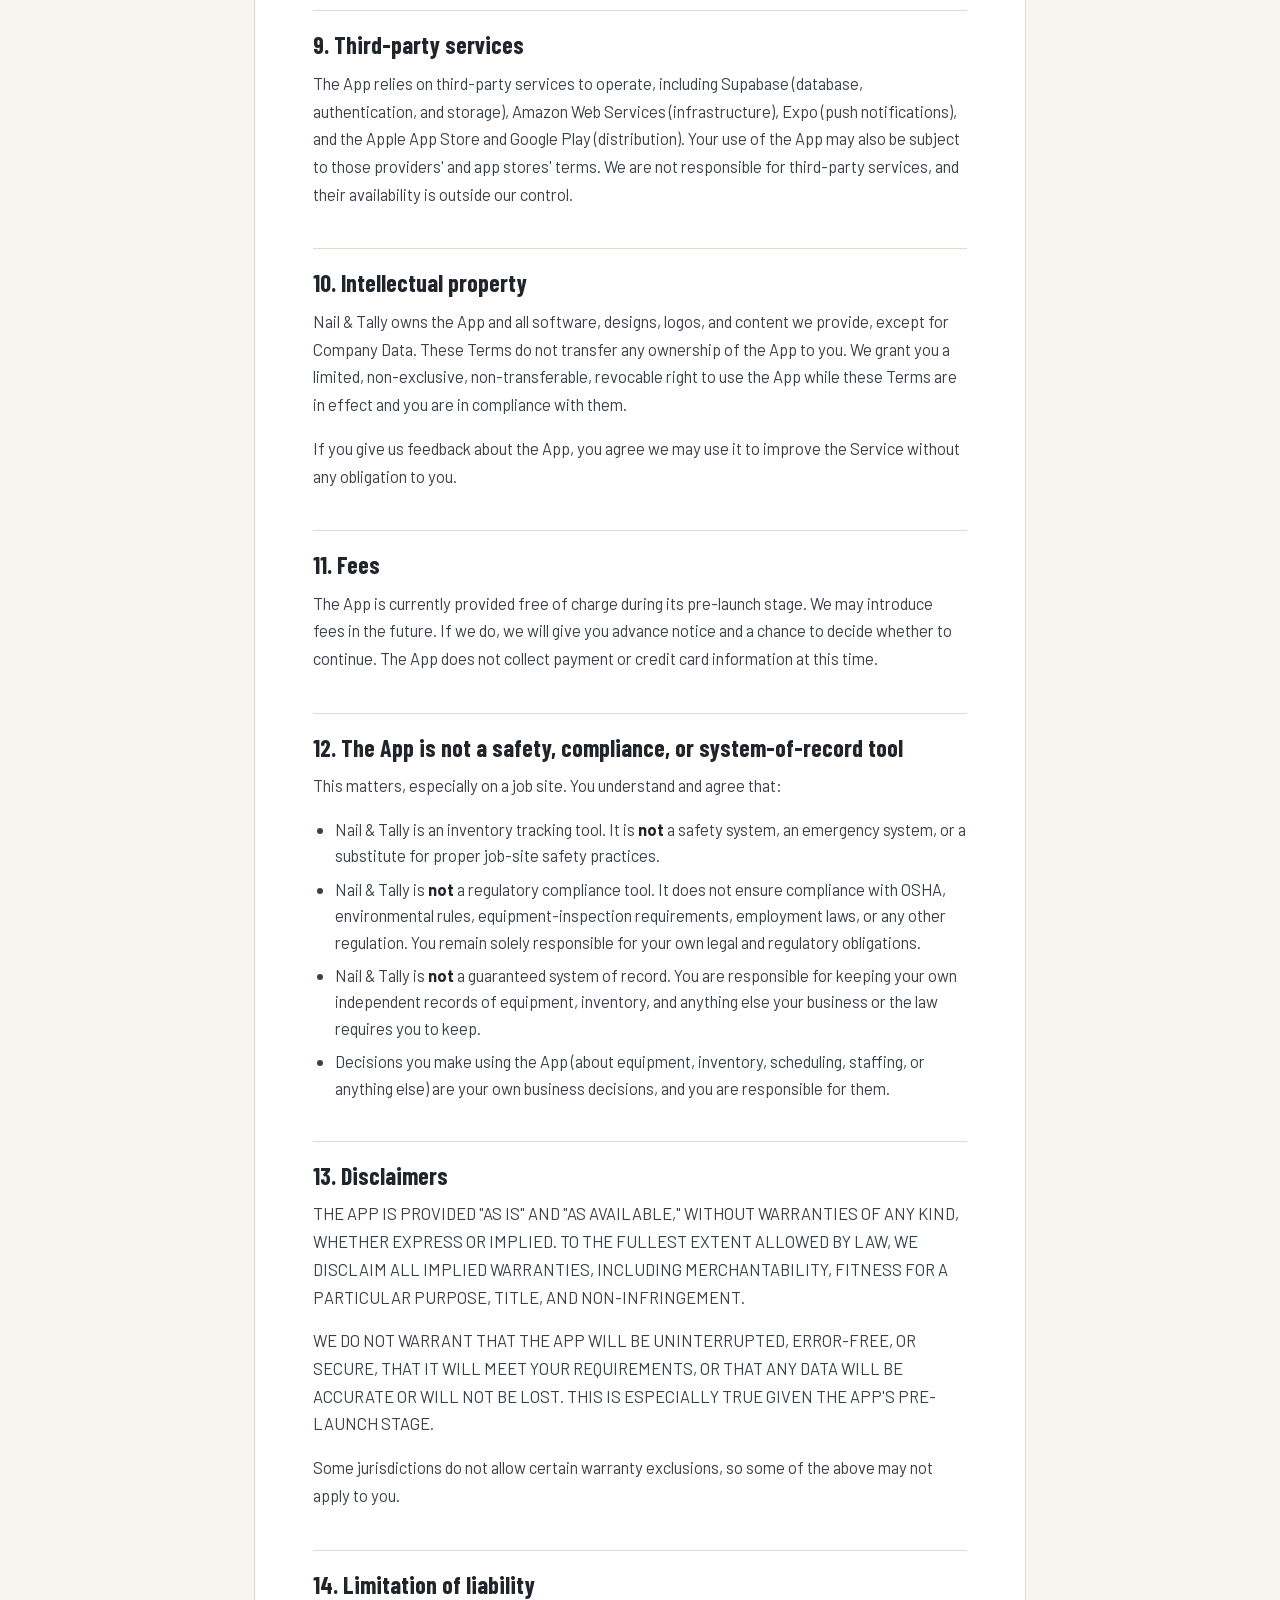
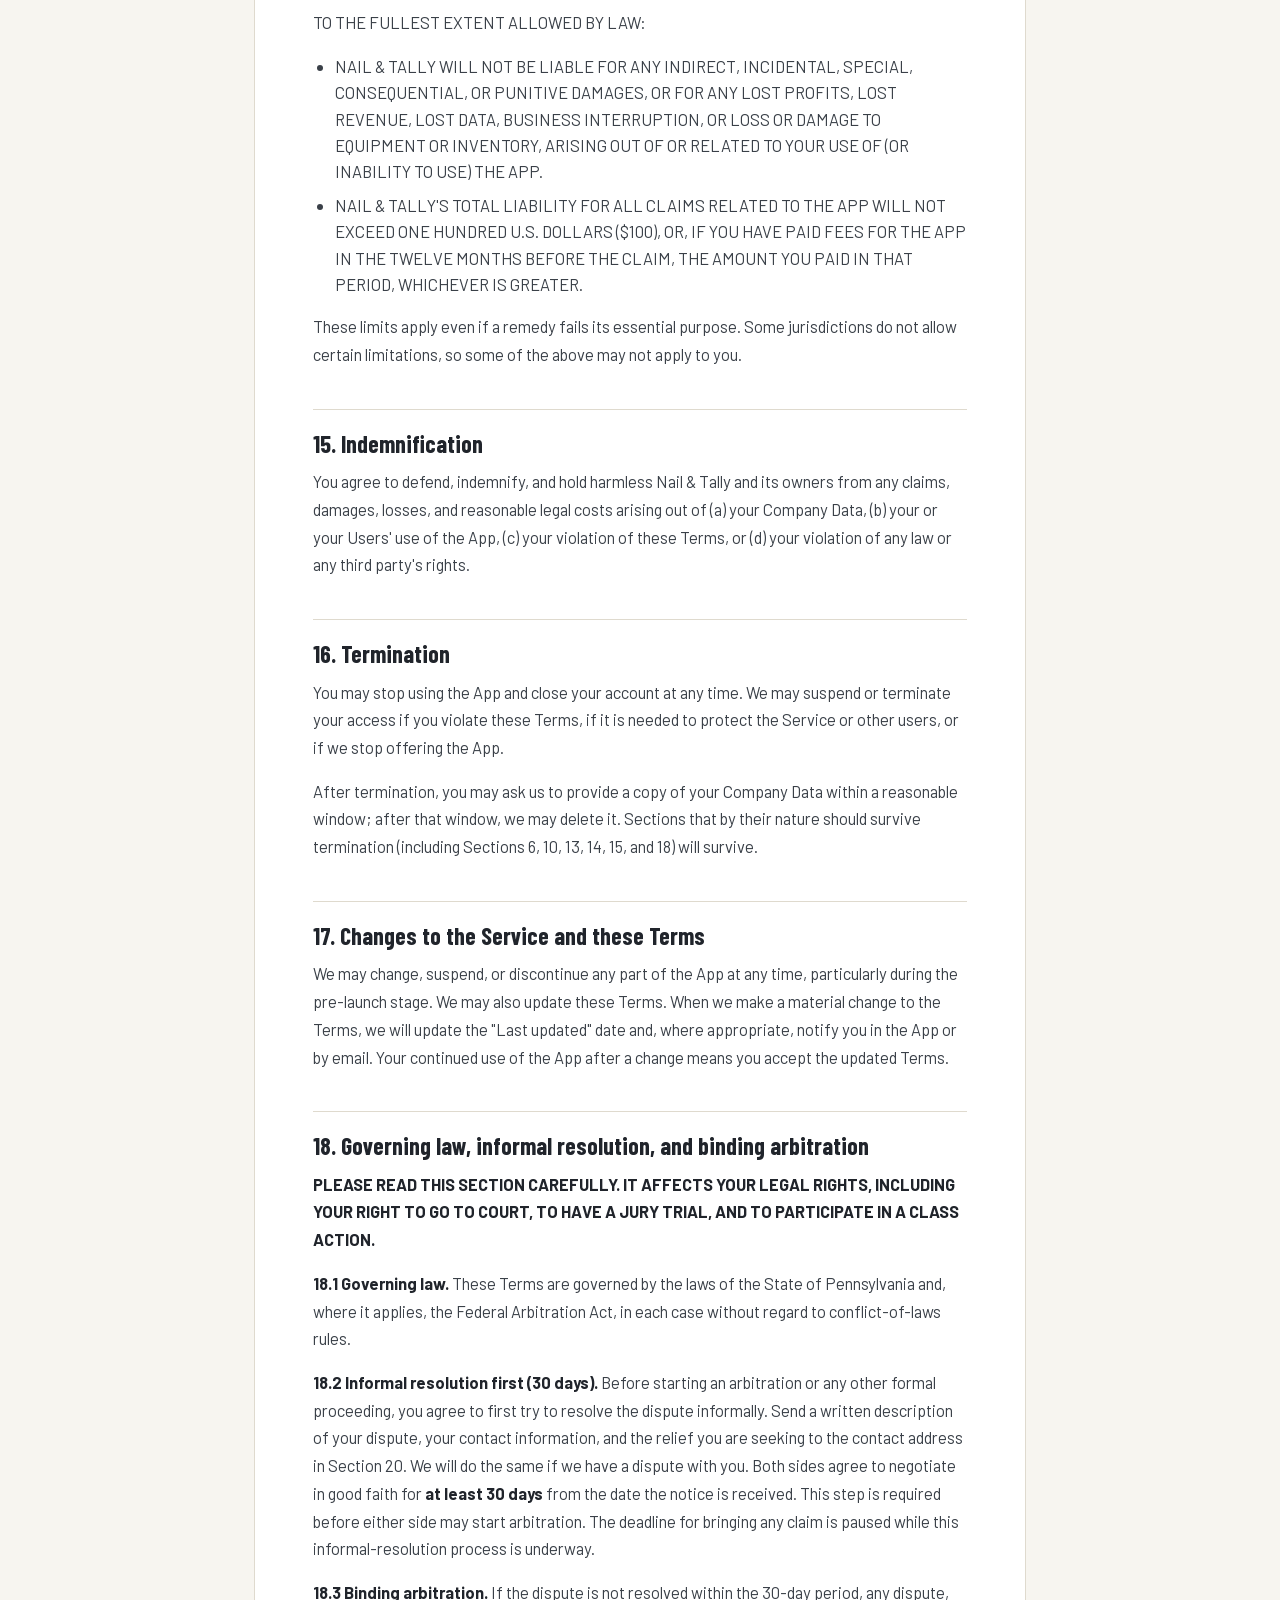
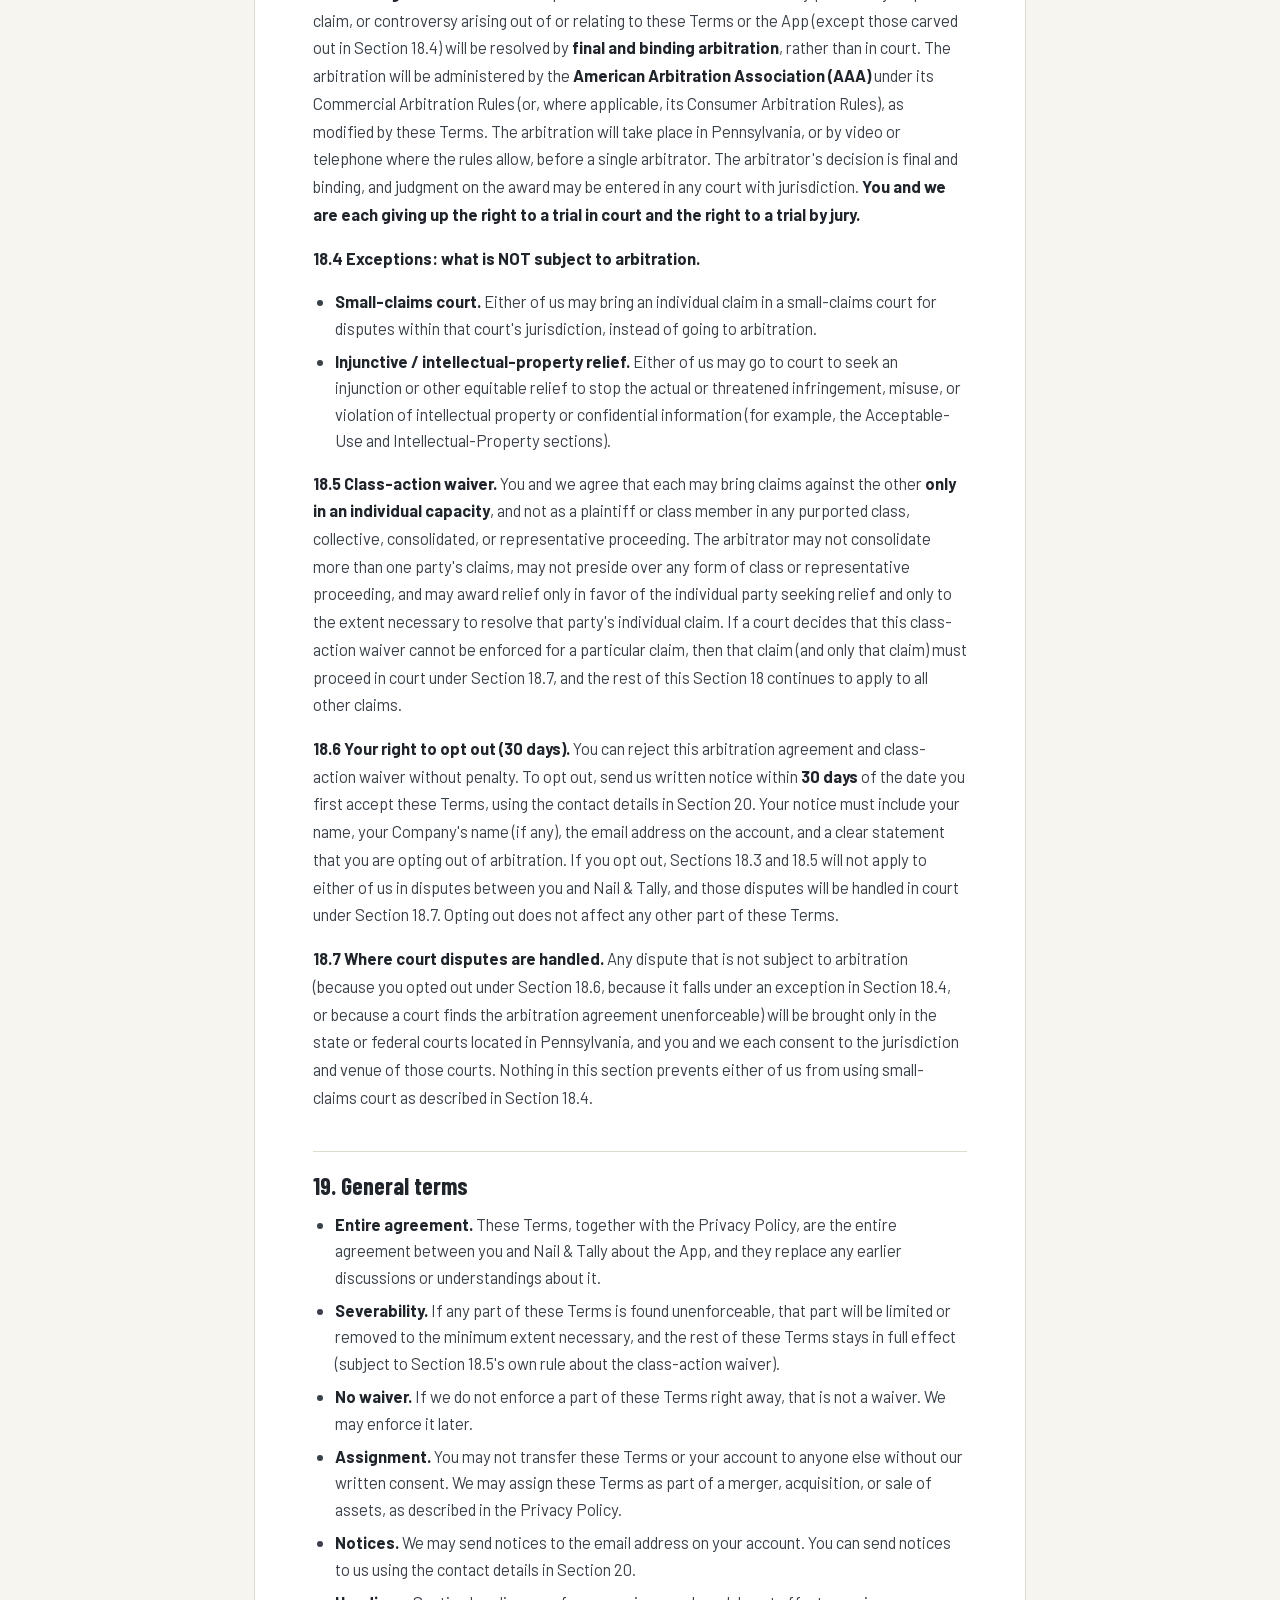
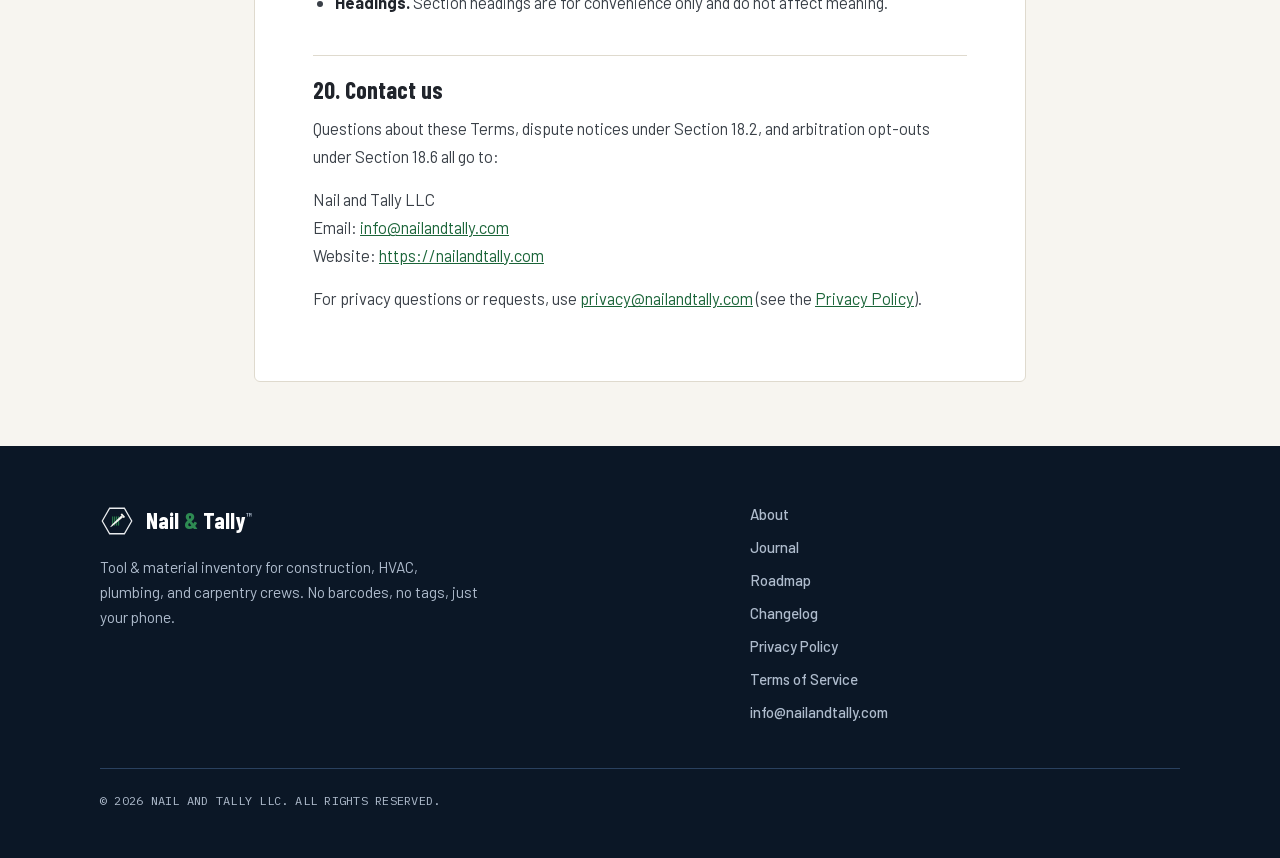
<file: terms/index.html>
<!DOCTYPE html><html lang="en"><head><meta charset="utf-8">
<meta name="viewport" content="width=device-width,initial-scale=1">
<title>Terms of Service &middot; Nail &amp; Tally</title>
<meta name="robots" content="index">
<meta name="theme-color" content="#122238">
<link rel="icon" type="image/svg+xml" href="data:image/svg+xml,%3Csvg xmlns='http://www.w3.org/2000/svg' viewBox='0 0 512 512'%3E%3Crect width='512' height='512' rx='112' fill='%231F3A5F'/%3E%3Cg transform='translate(82,82) scale(1.45)'%3E%3Cpolygon points='16,120 68,30 172,30 224,120 172,210 68,210' fill='%2316304F'/%3E%3Cpolygon points='34,120 77,46 163,46 206,120 163,194 77,194' fill='none' stroke='%230F2540' stroke-width='6'/%3E%3Cg fill='%232E8A52'%3E%3Crect x='86' y='86' width='7' height='68' rx='3.5'/%3E%3Crect x='100' y='86' width='7' height='68' rx='3.5'/%3E%3Crect x='114' y='86' width='7' height='68' rx='3.5'/%3E%3Crect x='128' y='86' width='7' height='68' rx='3.5'/%3E%3C/g%3E%3Cg transform='rotate(48 120 120)'%3E%3Crect x='103' y='58' width='34' height='13' rx='2' fill='%23F5F5F0'/%3E%3Cpath d='M111,71 L129,71 L125,170 L115,170 Z' fill='%23F5F5F0'/%3E%3Cpath d='M115,170 L125,170 L120,185 Z' fill='%23F5F5F0'/%3E%3C/g%3E%3C/g%3E%3C/svg%3E">
<link rel="stylesheet" href="/assets/site.css">
</head><body>

<!-- ============ HEADER (shared) ============ -->
<header class="site"><div class="wrap">
  <a class="logo" href="/" aria-label="Nail and Tally home">
    <svg viewBox="0 0 240 240" aria-hidden="true">
      <polygon points="16,120 68,30 172,30 224,120 172,210 68,210" fill="none" stroke="#E9EBEE" stroke-width="9"/>
      <g fill="#2E8A52">
        <rect x="86" y="86" width="7" height="68" rx="3.5"/>
        <rect x="100" y="86" width="7" height="68" rx="3.5"/>
        <rect x="114" y="86" width="7" height="68" rx="3.5"/>
        <rect x="128" y="86" width="7" height="68" rx="3.5"/>
      </g>
      <g transform="rotate(48 120 120)">
        <rect x="103" y="58" width="34" height="13" rx="2" fill="#F5F5F0"/>
        <path d="M111,71 L129,71 L125,170 L115,170 Z" fill="#F5F5F0"/>
        <path d="M115,170 L125,170 L120,185 Z" fill="#F5F5F0"/>
      </g>
    </svg>
    <span class="brand">Nail <span class="amp">&amp;</span> Tally<span class="tm">&trade;</span></span>
  </a>
  <nav class="site">
    <span class="nav-links">
      <a href="/about/">About</a>
      <a href="/journal/">Journal</a>
      <a href="/roadmap/">Roadmap</a>
    </span>
    <!-- LOG IN: live link to the dashboard (app.nailandtally.com is deployed + live). -->
    <a class="btn-outline" href="https://app.nailandtally.com" title="Log in">
      <svg viewBox="0 0 24 24" fill="none" stroke="currentColor" stroke-width="2.1" stroke-linecap="round" stroke-linejoin="round" aria-hidden="true"><path d="M15 3h4a2 2 0 012 2v14a2 2 0 01-2 2h-4"/><path d="M10 17l5-5-5-5M15 12H3"/></svg>
      Log in
    </a>
    <a class="btn head" href="/#pilot"><span class="cta-full">Start a free pilot</span><span class="cta-short">Free pilot</span></a>
  </nav>
</div></header>

<!-- ==================================================================
     LEGAL TEXT STATUS (2026-07-18): the source text this page came
     from was truncated (Section 18.5 cut off mid-sentence; Sections
     19-20 missing). Completed at Thomas's direction on 2026-07-18:
     finished 18.5 and added 18.6, 18.7, 19, and 20 in the same voice.
     Drafted by the design team, NOT by a lawyer — Louis / counsel
     should review before treating this as final.
     ================================================================== -->

<main class="legal-main"><div class="legal-doc"><h1>Nail &amp; Tally Terms of Service</h1>
<p class="meta"><strong>Effective date:</strong> June 1, 2026 &middot; <strong>Last updated:</strong> July 18, 2026</p>
<p>These Terms of Service (&quot;Terms&quot;) are a legal agreement between Nail and Tally LLC (&quot;Nail &amp; Tally,&quot; &quot;we,&quot; &quot;us,&quot; or &quot;our&quot;) and the company or person that uses the Nail &amp; Tally mobile application and related services (the &quot;App&quot; or &quot;Service&quot;). By creating an account or using the App, you agree to these Terms. If you do not agree, do not use the App.</p>
<p><strong>Please read Sections 12, 13, and 14 carefully: they explain what the App is and is not responsible for, and they limit our liability. Please also read Section 18: it requires most disputes to go to binding arbitration on an individual basis and waives class actions and jury trials, unless you opt out within 30 days.</strong></p>
<h2>1. Who this agreement is between</h2>
<p>Nail &amp; Tally is a workplace tool sold to businesses. When a construction company signs up, that company is our customer (the &quot;Company&quot;). The Company&#x27;s owners, managers, and field workers who use the App are &quot;Users.&quot;</p>
<ul><li>If you are signing up on behalf of a company, you confirm that you have the authority to accept these Terms for that company, and &quot;you&quot; means both you and the company.</li><li>If you are using the App under an account created by your employer, you are a User, and your use is also governed by your employer&#x27;s own rules.</li></ul>
<h2>2. Definitions</h2>
<ul><li><strong>&quot;Company&quot;</strong>: the business that has signed up for Nail &amp; Tally.</li><li><strong>&quot;User&quot;</strong>: a person who uses the App under an account tied to a Company.</li><li><strong>&quot;Company Data&quot;</strong>: all information a Company and its Users put into or create in the App, including inventory records, counts, transfers, locations, items, pull lists, notes, vehicle records, videos, and activity records showing which user performed each action.</li><li><strong>&quot;Service&quot;</strong> or <strong>&quot;App&quot;</strong>: the Nail &amp; Tally mobile application and any related software, websites, and features we provide.</li></ul>
<h2>3. Eligibility and accounts</h2>
<ul><li>You must be at least 18 years old to use the App.</li><li>You must provide accurate account information and keep it up to date.</li><li>You are responsible for keeping your login credentials secure and for everything that happens under your account. Tell us right away if you believe your account has been used without permission.</li><li>The App uses email-and-password login. You are responsible for choosing a strong password.</li></ul>
<h2>4. The Service, and its pre-launch stage</h2>
<p>Nail &amp; Tally is a mobile inventory management tool for construction companies. It lets Users track items, locations, inventory counts, transfers, pull lists, vehicles, and attached videos.</p>
<p><strong>The App is in an early, pre-launch stage.</strong> You understand and agree that:</p>
<ul><li>The App is still being developed and tested. Features may change, be added, or be removed.</li><li>The App may contain bugs, errors, or interruptions, and may be unavailable at times.</li><li>We do not promise any particular uptime, performance, or result during this stage.</li><li>You should not rely on the App as your only record of important business information. Keep your own independent records.</li></ul>
<h2>5. Acceptable use</h2>
<p>You agree not to:</p>
<ul><li>Use the App for any unlawful purpose or in violation of these Terms</li><li>Upload content that is unlawful or infringing, or that you do not have the right to upload</li><li>Attempt to access another company&#x27;s data, or any data you are not authorized to see</li><li>Reverse engineer, decompile, copy, or create derivative works from the App, except where the law expressly allows it</li><li>Interfere with, disrupt, overload, or attempt to gain unauthorized access to the App or its infrastructure</li><li>Use the App to store or transmit malicious code, or to harass or harm others</li><li>Resell, sublicense, or commercially exploit the App without our written permission</li></ul>
<p>We may suspend or limit access if we reasonably believe these Terms are being violated or if it is needed to protect the Service or other users.</p>
<h2>6. Company Data: ownership and your responsibilities</h2>
<p><strong>You own your data.</strong> As between you and Nail &amp; Tally, the Company owns its Company Data. We do not claim ownership of it.</p>
<p><strong>You grant us a license to run the Service.</strong> You grant Nail &amp; Tally a limited, non-exclusive license to host, store, copy, transmit, display, and process Company Data solely to provide and maintain the Service, to keep it secure, and to support you.</p>
<p><strong>You are responsible for your data.</strong> You are responsible for the Company Data that you and your Users put into the App, including:</p>
<ul><li>That you have the right to upload and store it (for example, videos, vehicle identification numbers, license plates, and any personal information typed into notes fields)</li><li>That it does not violate any law or any third party&#x27;s rights</li><li>That your Users are informed, as required by law, about how Company activity is recorded in the App and visible to administrators within the Company</li></ul>
<p>We are not responsible for the accuracy, quality, or legality of Company Data.</p>
<h2>7. Company accounts and Users</h2>
<p>A Company controls its own workspace. Administrators decide who gets an account, what permission level each User has, and when an account is removed. The Company is responsible for its Users&#x27; use of the App and for managing their access. If a User leaves the Company, the Company is responsible for removing that User&#x27;s access.</p>
<h2>8. Privacy</h2>
<p>How we handle personal information is described in the Nail &amp; Tally Privacy Policy, which is part of these Terms by reference. By using the App, you also agree to the Privacy Policy.</p>
<h2>9. Third-party services</h2>
<p>The App relies on third-party services to operate, including Supabase (database, authentication, and storage), Amazon Web Services (infrastructure), Expo (push notifications), and the Apple App Store and Google Play (distribution). Your use of the App may also be subject to those providers&#x27; and app stores&#x27; terms. We are not responsible for third-party services, and their availability is outside our control.</p>
<h2>10. Intellectual property</h2>
<p>Nail &amp; Tally owns the App and all software, designs, logos, and content we provide, except for Company Data. These Terms do not transfer any ownership of the App to you. We grant you a limited, non-exclusive, non-transferable, revocable right to use the App while these Terms are in effect and you are in compliance with them.</p>
<p>If you give us feedback about the App, you agree we may use it to improve the Service without any obligation to you.</p>
<h2>11. Fees</h2>
<p>The App is currently provided free of charge during its pre-launch stage. We may introduce fees in the future. If we do, we will give you advance notice and a chance to decide whether to continue. The App does not collect payment or credit card information at this time.</p>
<h2>12. The App is not a safety, compliance, or system-of-record tool</h2>
<p>This matters, especially on a job site. You understand and agree that:</p>
<ul><li>Nail &amp; Tally is an inventory tracking tool. It is <strong>not</strong> a safety system, an emergency system, or a substitute for proper job-site safety practices.</li><li>Nail &amp; Tally is <strong>not</strong> a regulatory compliance tool. It does not ensure compliance with OSHA, environmental rules, equipment-inspection requirements, employment laws, or any other regulation. You remain solely responsible for your own legal and regulatory obligations.</li><li>Nail &amp; Tally is <strong>not</strong> a guaranteed system of record. You are responsible for keeping your own independent records of equipment, inventory, and anything else your business or the law requires you to keep.</li><li>Decisions you make using the App (about equipment, inventory, scheduling, staffing, or anything else) are your own business decisions, and you are responsible for them.</li></ul>
<h2>13. Disclaimers</h2>
<p>THE APP IS PROVIDED &quot;AS IS&quot; AND &quot;AS AVAILABLE,&quot; WITHOUT WARRANTIES OF ANY KIND, WHETHER EXPRESS OR IMPLIED. TO THE FULLEST EXTENT ALLOWED BY LAW, WE DISCLAIM ALL IMPLIED WARRANTIES, INCLUDING MERCHANTABILITY, FITNESS FOR A PARTICULAR PURPOSE, TITLE, AND NON-INFRINGEMENT.</p>
<p>WE DO NOT WARRANT THAT THE APP WILL BE UNINTERRUPTED, ERROR-FREE, OR SECURE, THAT IT WILL MEET YOUR REQUIREMENTS, OR THAT ANY DATA WILL BE ACCURATE OR WILL NOT BE LOST. THIS IS ESPECIALLY TRUE GIVEN THE APP&#x27;S PRE-LAUNCH STAGE.</p>
<p>Some jurisdictions do not allow certain warranty exclusions, so some of the above may not apply to you.</p>
<h2>14. Limitation of liability</h2>
<p>TO THE FULLEST EXTENT ALLOWED BY LAW:</p>
<ul><li>NAIL &amp; TALLY WILL NOT BE LIABLE FOR ANY INDIRECT, INCIDENTAL, SPECIAL, CONSEQUENTIAL, OR PUNITIVE DAMAGES, OR FOR ANY LOST PROFITS, LOST REVENUE, LOST DATA, BUSINESS INTERRUPTION, OR LOSS OR DAMAGE TO EQUIPMENT OR INVENTORY, ARISING OUT OF OR RELATED TO YOUR USE OF (OR INABILITY TO USE) THE APP.</li><li>NAIL &amp; TALLY&#x27;S TOTAL LIABILITY FOR ALL CLAIMS RELATED TO THE APP WILL NOT EXCEED ONE HUNDRED U.S. DOLLARS ($100), OR, IF YOU HAVE PAID FEES FOR THE APP IN THE TWELVE MONTHS BEFORE THE CLAIM, THE AMOUNT YOU PAID IN THAT PERIOD, WHICHEVER IS GREATER.</li></ul>
<p>These limits apply even if a remedy fails its essential purpose. Some jurisdictions do not allow certain limitations, so some of the above may not apply to you.</p>
<h2>15. Indemnification</h2>
<p>You agree to defend, indemnify, and hold harmless Nail &amp; Tally and its owners from any claims, damages, losses, and reasonable legal costs arising out of (a) your Company Data, (b) your or your Users&#x27; use of the App, (c) your violation of these Terms, or (d) your violation of any law or any third party&#x27;s rights.</p>
<h2>16. Termination</h2>
<p>You may stop using the App and close your account at any time. We may suspend or terminate your access if you violate these Terms, if it is needed to protect the Service or other users, or if we stop offering the App.</p>
<p>After termination, you may ask us to provide a copy of your Company Data within a reasonable window; after that window, we may delete it. Sections that by their nature should survive termination (including Sections 6, 10, 13, 14, 15, and 18) will survive.</p>
<h2>17. Changes to the Service and these Terms</h2>
<p>We may change, suspend, or discontinue any part of the App at any time, particularly during the pre-launch stage. We may also update these Terms. When we make a material change to the Terms, we will update the &quot;Last updated&quot; date and, where appropriate, notify you in the App or by email. Your continued use of the App after a change means you accept the updated Terms.</p>
<h2>18. Governing law, informal resolution, and binding arbitration</h2>
<p><strong>PLEASE READ THIS SECTION CAREFULLY. IT AFFECTS YOUR LEGAL RIGHTS, INCLUDING YOUR RIGHT TO GO TO COURT, TO HAVE A JURY TRIAL, AND TO PARTICIPATE IN A CLASS ACTION.</strong></p>
<p><strong>18.1 Governing law.</strong> These Terms are governed by the laws of the State of Pennsylvania and, where it applies, the Federal Arbitration Act, in each case without regard to conflict-of-laws rules.</p>
<p><strong>18.2 Informal resolution first (30 days).</strong> Before starting an arbitration or any other formal proceeding, you agree to first try to resolve the dispute informally. Send a written description of your dispute, your contact information, and the relief you are seeking to the contact address in Section 20. We will do the same if we have a dispute with you. Both sides agree to negotiate in good faith for <strong>at least 30 days</strong> from the date the notice is received. This step is required before either side may start arbitration. The deadline for bringing any claim is paused while this informal-resolution process is underway.</p>
<p><strong>18.3 Binding arbitration.</strong> If the dispute is not resolved within the 30-day period, any dispute, claim, or controversy arising out of or relating to these Terms or the App (except those carved out in Section 18.4) will be resolved by <strong>final and binding arbitration</strong>, rather than in court. The arbitration will be administered by the <strong>American Arbitration Association (AAA)</strong> under its Commercial Arbitration Rules (or, where applicable, its Consumer Arbitration Rules), as modified by these Terms. The arbitration will take place in Pennsylvania, or by video or telephone where the rules allow, before a single arbitrator. The arbitrator&#x27;s decision is final and binding, and judgment on the award may be entered in any court with jurisdiction. <strong>You and we are each giving up the right to a trial in court and the right to a trial by jury.</strong></p>
<p><strong>18.4 Exceptions: what is NOT subject to arbitration.</strong></p>
<ul><li><strong>Small-claims court.</strong> Either of us may bring an individual claim in a small-claims court for disputes within that court&#x27;s jurisdiction, instead of going to arbitration.</li><li><strong>Injunctive / intellectual-property relief.</strong> Either of us may go to court to seek an injunction or other equitable relief to stop the actual or threatened infringement, misuse, or violation of intellectual property or confidential information (for example, the Acceptable-Use and Intellectual-Property sections).</li></ul>
<p><strong>18.5 Class-action waiver.</strong> You and we agree that each may bring claims against the other <strong>only in an individual capacity</strong>, and not as a plaintiff or class member in any purported class, collective, consolidated, or representative proceeding. The arbitrator may not consolidate more than one party&#x27;s claims, may not preside over any form of class or representative proceeding, and may award relief only in favor of the individual party seeking relief and only to the extent necessary to resolve that party&#x27;s individual claim. If a court decides that this class-action waiver cannot be enforced for a particular claim, then that claim (and only that claim) must proceed in court under Section 18.7, and the rest of this Section 18 continues to apply to all other claims.</p>
<p><strong>18.6 Your right to opt out (30 days).</strong> You can reject this arbitration agreement and class-action waiver without penalty. To opt out, send us written notice within <strong>30 days</strong> of the date you first accept these Terms, using the contact details in Section 20. Your notice must include your name, your Company&#x27;s name (if any), the email address on the account, and a clear statement that you are opting out of arbitration. If you opt out, Sections 18.3 and 18.5 will not apply to either of us in disputes between you and Nail &amp; Tally, and those disputes will be handled in court under Section 18.7. Opting out does not affect any other part of these Terms.</p>
<p><strong>18.7 Where court disputes are handled.</strong> Any dispute that is not subject to arbitration (because you opted out under Section 18.6, because it falls under an exception in Section 18.4, or because a court finds the arbitration agreement unenforceable) will be brought only in the state or federal courts located in Pennsylvania, and you and we each consent to the jurisdiction and venue of those courts. Nothing in this section prevents either of us from using small-claims court as described in Section 18.4.</p>
<h2>19. General terms</h2>
<ul><li><strong>Entire agreement.</strong> These Terms, together with the Privacy Policy, are the entire agreement between you and Nail &amp; Tally about the App, and they replace any earlier discussions or understandings about it.</li><li><strong>Severability.</strong> If any part of these Terms is found unenforceable, that part will be limited or removed to the minimum extent necessary, and the rest of these Terms stays in full effect (subject to Section 18.5&#x27;s own rule about the class-action waiver).</li><li><strong>No waiver.</strong> If we do not enforce a part of these Terms right away, that is not a waiver. We may enforce it later.</li><li><strong>Assignment.</strong> You may not transfer these Terms or your account to anyone else without our written consent. We may assign these Terms as part of a merger, acquisition, or sale of assets, as described in the Privacy Policy.</li><li><strong>Notices.</strong> We may send notices to the email address on your account. You can send notices to us using the contact details in Section 20.</li><li><strong>Headings.</strong> Section headings are for convenience only and do not affect meaning.</li></ul>
<h2>20. Contact us</h2>
<p>Questions about these Terms, dispute notices under Section 18.2, and arbitration opt-outs under Section 18.6 all go to:</p>
<p>Nail and Tally LLC<br>Email: <a href="mailto:info@nailandtally.com">info@nailandtally.com</a><br>Website: <a href="https://nailandtally.com">https://nailandtally.com</a></p>
<p>For privacy questions or requests, use <a href="mailto:privacy@nailandtally.com">privacy@nailandtally.com</a> (see the <a href="/privacy">Privacy Policy</a>).</p></div></main>

<!-- ============ FOOTER (shared) ============ -->
<footer class="site"><div class="wrap">
  <div class="f-grid">
    <div>
      <div class="f-top">
        <svg viewBox="0 0 240 240" aria-hidden="true">
      <polygon points="16,120 68,30 172,30 224,120 172,210 68,210" fill="none" stroke="#E9EBEE" stroke-width="9"/>
      <g fill="#2E8A52">
        <rect x="86" y="86" width="7" height="68" rx="3.5"/>
        <rect x="100" y="86" width="7" height="68" rx="3.5"/>
        <rect x="114" y="86" width="7" height="68" rx="3.5"/>
        <rect x="128" y="86" width="7" height="68" rx="3.5"/>
      </g>
      <g transform="rotate(48 120 120)">
        <rect x="103" y="58" width="34" height="13" rx="2" fill="#F5F5F0"/>
        <path d="M111,71 L129,71 L125,170 L115,170 Z" fill="#F5F5F0"/>
        <path d="M115,170 L125,170 L120,185 Z" fill="#F5F5F0"/>
      </g>
    </svg>
        <span class="f-brand">Nail <span class="amp">&amp;</span> Tally<span class="tm">&trade;</span></span>
      </div>
      <p class="tagline">Tool &amp; material inventory for construction, HVAC, plumbing, and carpentry crews. No barcodes, no tags, just your phone.</p>
    </div>
    <div class="links">
      <a href="/about/">About</a>
      <a href="/journal/">Journal</a>
      <a href="/roadmap/">Roadmap</a>
      <a href="/changelog/">Changelog</a>
      <a href="/privacy">Privacy Policy</a>
      <a href="/terms">Terms of Service</a>
      <a href="mailto:info@nailandtally.com">info@nailandtally.com</a>
    </div>
  </div>
  <div class="legal">&copy; 2026 NAIL AND TALLY LLC. ALL RIGHTS RESERVED.</div>
</div></footer>

</body></html>
</file>
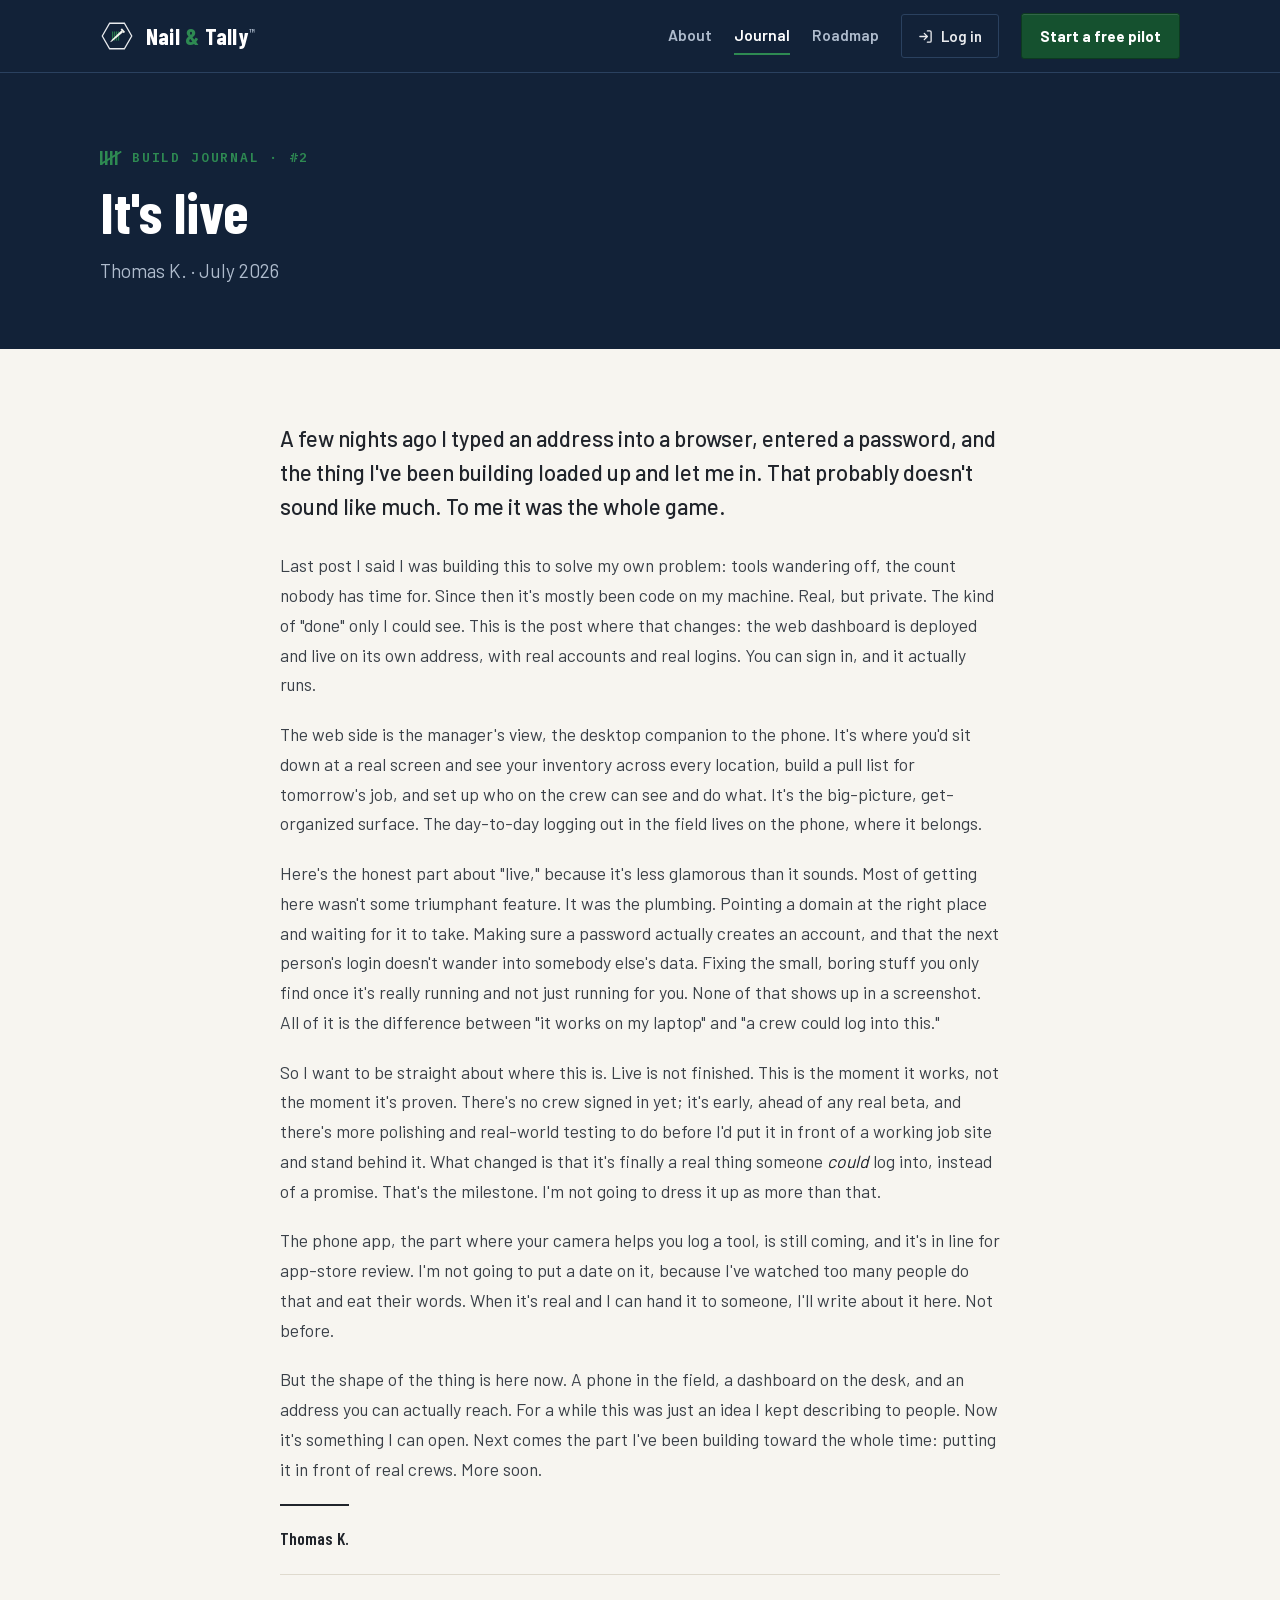
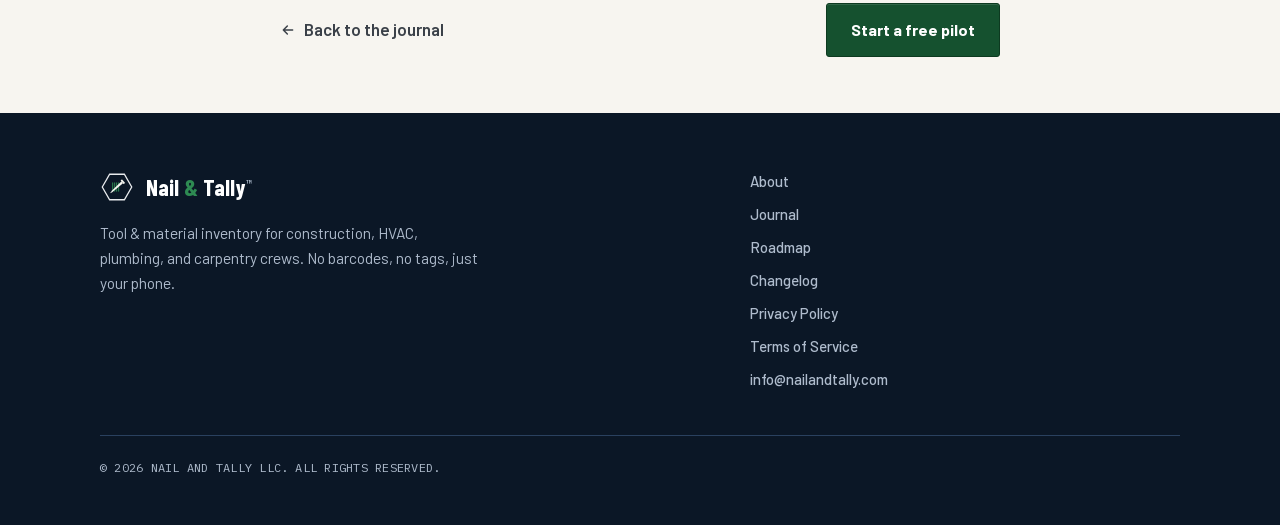
<file: journal/its-live/index.html>
<!DOCTYPE html><html lang="en"><head><meta charset="utf-8">
<meta name="viewport" content="width=device-width,initial-scale=1">
<title>It's live &middot; Nail &amp; Tally&trade;</title>
<meta name="description" content="Build journal #2: the Nail & Tally web dashboard is deployed and live on its own address, with real logins working. Live but early. Here's what it took and where it still is.">
<meta name="robots" content="index">
<meta name="theme-color" content="#122238">
<link rel="icon" type="image/svg+xml" href="data:image/svg+xml,%3Csvg xmlns='http://www.w3.org/2000/svg' viewBox='0 0 512 512'%3E%3Crect width='512' height='512' rx='112' fill='%231F3A5F'/%3E%3Cg transform='translate(82,82) scale(1.45)'%3E%3Cpolygon points='16,120 68,30 172,30 224,120 172,210 68,210' fill='%2316304F'/%3E%3Cpolygon points='34,120 77,46 163,46 206,120 163,194 77,194' fill='none' stroke='%230F2540' stroke-width='6'/%3E%3Cg fill='%232E8A52'%3E%3Crect x='86' y='86' width='7' height='68' rx='3.5'/%3E%3Crect x='100' y='86' width='7' height='68' rx='3.5'/%3E%3Crect x='114' y='86' width='7' height='68' rx='3.5'/%3E%3Crect x='128' y='86' width='7' height='68' rx='3.5'/%3E%3C/g%3E%3Cg transform='rotate(48 120 120)'%3E%3Crect x='103' y='58' width='34' height='13' rx='2' fill='%23F5F5F0'/%3E%3Cpath d='M111,71 L129,71 L125,170 L115,170 Z' fill='%23F5F5F0'/%3E%3Cpath d='M115,170 L125,170 L120,185 Z' fill='%23F5F5F0'/%3E%3C/g%3E%3C/g%3E%3C/svg%3E">
<link rel="stylesheet" href="/assets/site.css">
</head><body>

<!-- ============ HEADER (shared) ============ -->
<header class="site"><div class="wrap">
  <a class="logo" href="/" aria-label="Nail and Tally home">
    <svg viewBox="0 0 240 240" aria-hidden="true">
      <polygon points="16,120 68,30 172,30 224,120 172,210 68,210" fill="none" stroke="#E9EBEE" stroke-width="9"/>
      <g fill="#2E8A52">
        <rect x="86" y="86" width="7" height="68" rx="3.5"/>
        <rect x="100" y="86" width="7" height="68" rx="3.5"/>
        <rect x="114" y="86" width="7" height="68" rx="3.5"/>
        <rect x="128" y="86" width="7" height="68" rx="3.5"/>
      </g>
      <g transform="rotate(48 120 120)">
        <rect x="103" y="58" width="34" height="13" rx="2" fill="#F5F5F0"/>
        <path d="M111,71 L129,71 L125,170 L115,170 Z" fill="#F5F5F0"/>
        <path d="M115,170 L125,170 L120,185 Z" fill="#F5F5F0"/>
      </g>
    </svg>
    <span class="brand">Nail <span class="amp">&amp;</span> Tally<span class="tm">&trade;</span></span>
  </a>
  <nav class="site">
    <span class="nav-links">
      <a href="/about/">About</a>
      <a href="/journal/" aria-current="page">Journal</a>
      <a href="/roadmap/">Roadmap</a>
    </span>
    <!-- LOG IN: live link to the dashboard (app.nailandtally.com is deployed + live). -->
    <a class="btn-outline" href="https://app.nailandtally.com" title="Log in">
      <svg viewBox="0 0 24 24" fill="none" stroke="currentColor" stroke-width="2.1" stroke-linecap="round" stroke-linejoin="round" aria-hidden="true"><path d="M15 3h4a2 2 0 012 2v14a2 2 0 01-2 2h-4"/><path d="M10 17l5-5-5-5M15 12H3"/></svg>
      Log in
    </a>
    <a class="btn head" href="/#pilot"><span class="cta-full">Start a free pilot</span><span class="cta-short">Free pilot</span></a>
  </nav>
</div></header>

<!-- ============ PAGE-HEADER BAND ============ -->
<section class="page-band on-dark"><div class="wrap">
  <span class="eyebrow light"><svg class="tally" viewBox="0 0 22 14" aria-hidden="true"><rect x="0" y="0" width="2.5" height="14"/><rect x="5" y="0" width="2.5" height="14"/><rect x="10" y="0" width="2.5" height="14"/><rect x="15" y="0" width="2.5" height="14"/><line x1="20.5" y1="1" x2="1" y2="13"/></svg> Build journal &middot; #2</span>
  <h2>It's live</h2>
  <p class="sub">Thomas K. &middot; <time datetime="2026-07-03">July 2026</time></p>
</div></section>

<!-- ============ ARTICLE ============ -->
<section class="article"><div class="wrap">
  <article class="col">

    <p class="lead">A few nights ago I typed an address into a browser, entered a password, and the thing I've been building loaded up and let me in. That probably doesn't sound like much. To me it was the whole game.</p>

    <p>Last post I said I was building this to solve my own problem: tools wandering off, the count nobody has time for. Since then it's mostly been code on my machine. Real, but private. The kind of "done" only I could see. This is the post where that changes: the web dashboard is deployed and live on its own address, with real accounts and real logins. You can sign in, and it actually runs.</p>

    <p>The web side is the manager's view, the desktop companion to the phone. It's where you'd sit down at a real screen and see your inventory across every location, build a pull list for tomorrow's job, and set up who on the crew can see and do what. It's the big-picture, get-organized surface. The day-to-day logging out in the field lives on the phone, where it belongs.</p>

    <p>Here's the honest part about "live," because it's less glamorous than it sounds. Most of getting here wasn't some triumphant feature. It was the plumbing. Pointing a domain at the right place and waiting for it to take. Making sure a password actually creates an account, and that the next person's login doesn't wander into somebody else's data. Fixing the small, boring stuff you only find once it's really running and not just running for you. None of that shows up in a screenshot. All of it is the difference between "it works on my laptop" and "a crew could log into this."</p>

    <p>So I want to be straight about where this is. Live is not finished. This is the moment it works, not the moment it's proven. There's no crew signed in yet; it's early, ahead of any real beta, and there's more polishing and real-world testing to do before I'd put it in front of a working job site and stand behind it. What changed is that it's finally a real thing someone <em>could</em> log into, instead of a promise. That's the milestone. I'm not going to dress it up as more than that.</p>

    <p>The phone app, the part where your camera helps you log a tool, is still coming, and it's in line for app-store review. I'm not going to put a date on it, because I've watched too many people do that and eat their words. When it's real and I can hand it to someone, I'll write about it here. Not before.</p>

    <p>But the shape of the thing is here now. A phone in the field, a dashboard on the desk, and an address you can actually reach. For a while this was just an idea I kept describing to people. Now it's something I can open. Next comes the part I've been building toward the whole time: putting it in front of real crews. More soon.</p>

    <p class="signoff">Thomas K.</p>

  </article>
</div>

<!-- post-footer nav -->
<div class="wrap">
  <div class="post-foot">
    <a class="back" href="/journal/">
      <svg viewBox="0 0 24 24" fill="none" stroke="currentColor" stroke-width="2.2" stroke-linecap="round" stroke-linejoin="round" style="width:16px;height:16px"><path d="M19 12H5M11 18l-6-6 6-6"/></svg>
      Back to the journal
    </a>
    <a class="btn" href="/#pilot">Start a free pilot</a>
  </div>
</div>

</section>

<!-- ============ FOOTER (shared) ============ -->
<footer class="site"><div class="wrap">
  <div class="f-grid">
    <div>
      <div class="f-top">
        <svg viewBox="0 0 240 240" aria-hidden="true">
      <polygon points="16,120 68,30 172,30 224,120 172,210 68,210" fill="none" stroke="#E9EBEE" stroke-width="9"/>
      <g fill="#2E8A52">
        <rect x="86" y="86" width="7" height="68" rx="3.5"/>
        <rect x="100" y="86" width="7" height="68" rx="3.5"/>
        <rect x="114" y="86" width="7" height="68" rx="3.5"/>
        <rect x="128" y="86" width="7" height="68" rx="3.5"/>
      </g>
      <g transform="rotate(48 120 120)">
        <rect x="103" y="58" width="34" height="13" rx="2" fill="#F5F5F0"/>
        <path d="M111,71 L129,71 L125,170 L115,170 Z" fill="#F5F5F0"/>
        <path d="M115,170 L125,170 L120,185 Z" fill="#F5F5F0"/>
      </g>
    </svg>
        <span class="f-brand">Nail <span class="amp">&amp;</span> Tally<span class="tm">&trade;</span></span>
      </div>
      <p class="tagline">Tool &amp; material inventory for construction, HVAC, plumbing, and carpentry crews. No barcodes, no tags, just your phone.</p>
    </div>
    <div class="links">
      <a href="/about/">About</a>
      <a href="/journal/">Journal</a>
      <a href="/roadmap/">Roadmap</a>
      <a href="/changelog/">Changelog</a>
      <a href="/privacy">Privacy Policy</a>
      <a href="/terms">Terms of Service</a>
      <a href="mailto:info@nailandtally.com">info@nailandtally.com</a>
    </div>
  </div>
  <div class="legal">&copy; 2026 NAIL AND TALLY LLC. ALL RIGHTS RESERVED.</div>
</div></footer>

</body></html>
</file>
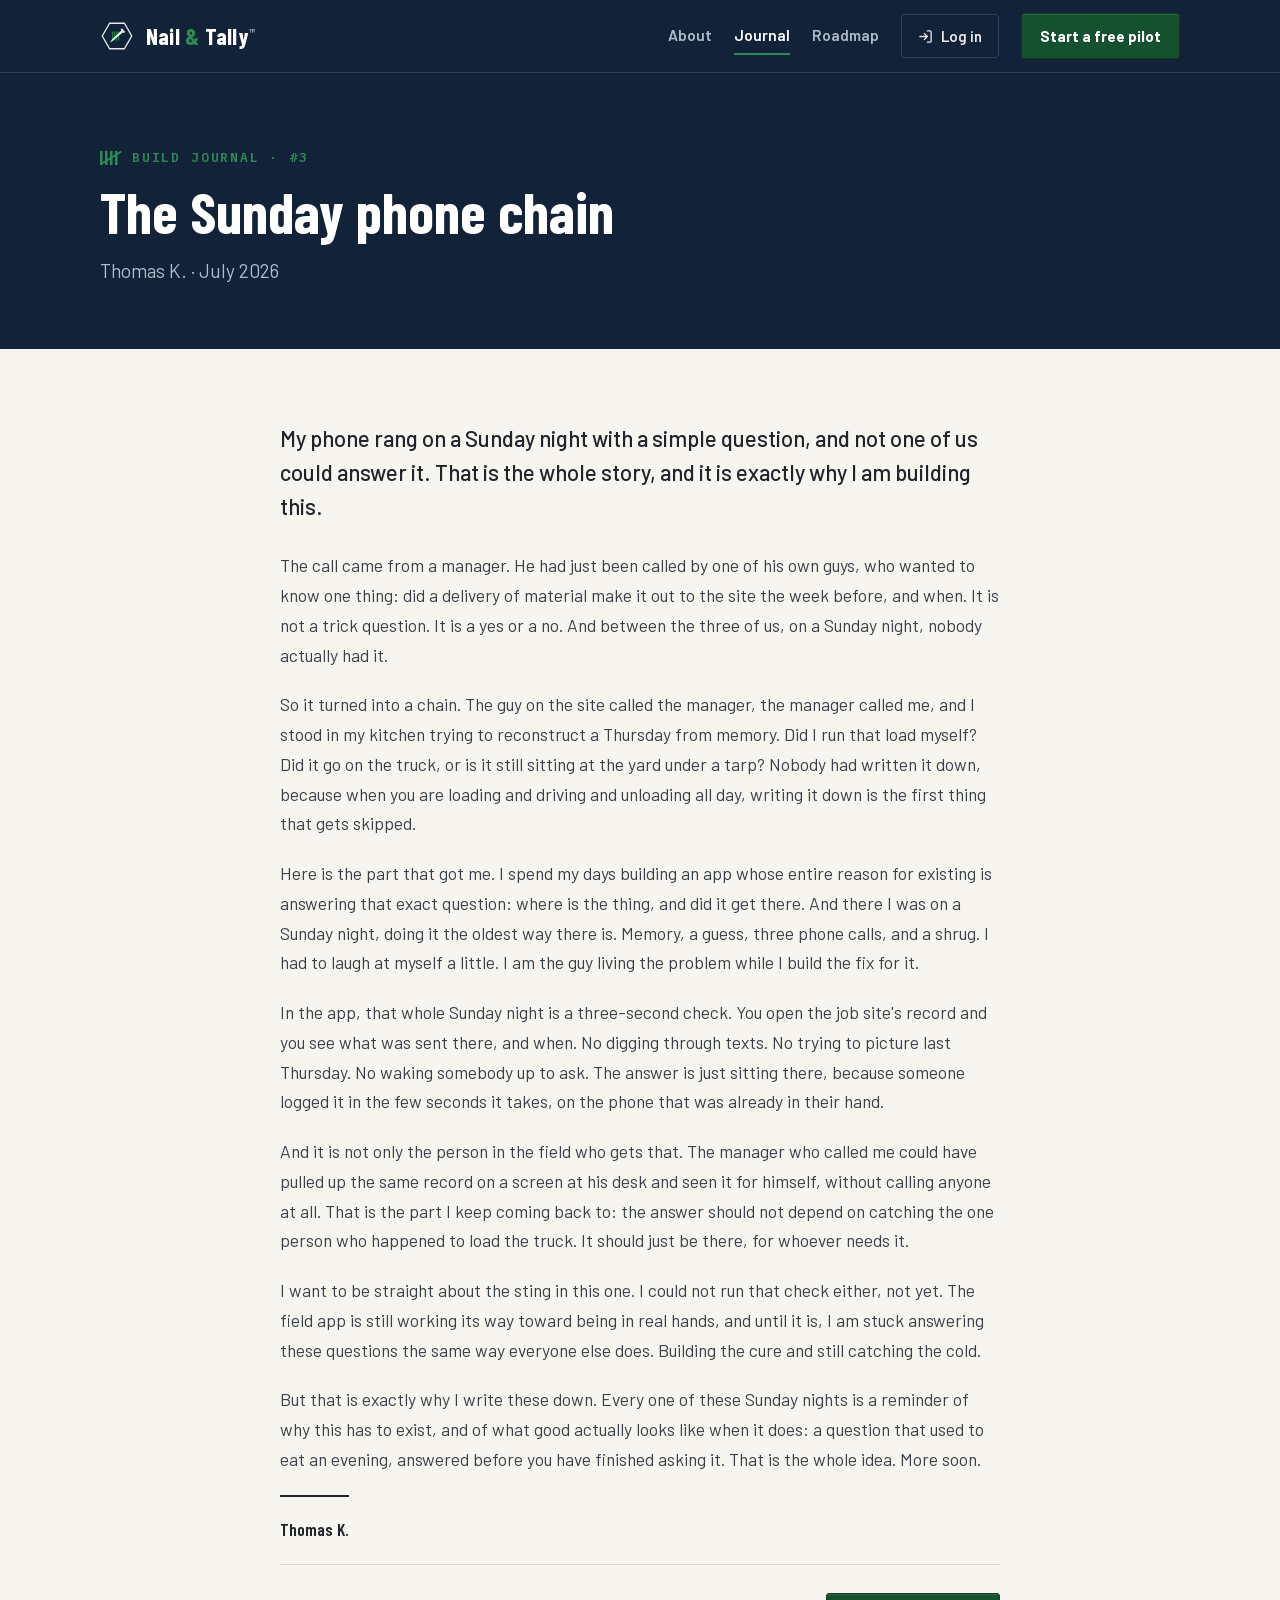
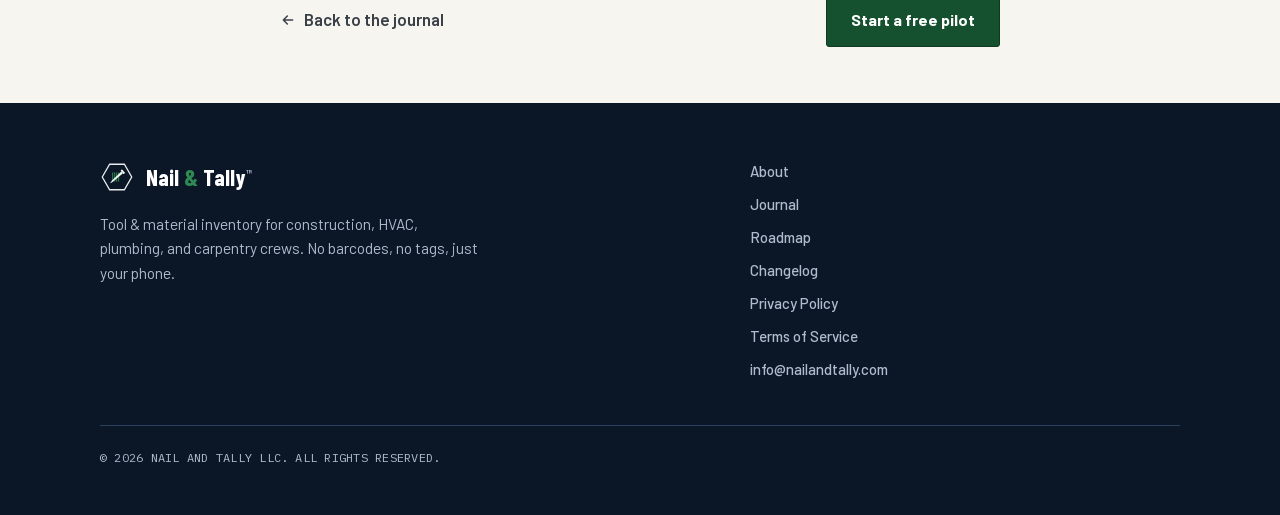
<file: journal/the-sunday-phone-chain/index.html>
<!DOCTYPE html><html lang="en"><head><meta charset="utf-8">
<meta name="viewport" content="width=device-width,initial-scale=1">
<title>The Sunday phone chain &middot; Nail &amp; Tally&trade;</title>
<meta name="description" content="Build journal #3: a Sunday-night phone chain over whether a delivery reached a job site, and the three-second check that should have answered it. Honest, first-person, from the field.">
<meta name="robots" content="index">
<meta name="theme-color" content="#122238">
<link rel="icon" type="image/svg+xml" href="data:image/svg+xml,%3Csvg xmlns='http://www.w3.org/2000/svg' viewBox='0 0 512 512'%3E%3Crect width='512' height='512' rx='112' fill='%231F3A5F'/%3E%3Cg transform='translate(82,82) scale(1.45)'%3E%3Cpolygon points='16,120 68,30 172,30 224,120 172,210 68,210' fill='%2316304F'/%3E%3Cpolygon points='34,120 77,46 163,46 206,120 163,194 77,194' fill='none' stroke='%230F2540' stroke-width='6'/%3E%3Cg fill='%232E8A52'%3E%3Crect x='86' y='86' width='7' height='68' rx='3.5'/%3E%3Crect x='100' y='86' width='7' height='68' rx='3.5'/%3E%3Crect x='114' y='86' width='7' height='68' rx='3.5'/%3E%3Crect x='128' y='86' width='7' height='68' rx='3.5'/%3E%3C/g%3E%3Cg transform='rotate(48 120 120)'%3E%3Crect x='103' y='58' width='34' height='13' rx='2' fill='%23F5F5F0'/%3E%3Cpath d='M111,71 L129,71 L125,170 L115,170 Z' fill='%23F5F5F0'/%3E%3Cpath d='M115,170 L125,170 L120,185 Z' fill='%23F5F5F0'/%3E%3C/g%3E%3C/g%3E%3C/svg%3E">
<link rel="stylesheet" href="/assets/site.css">
</head><body>

<!-- ============ HEADER (shared) ============ -->
<header class="site"><div class="wrap">
  <a class="logo" href="/" aria-label="Nail and Tally home">
    <svg viewBox="0 0 240 240" aria-hidden="true">
      <polygon points="16,120 68,30 172,30 224,120 172,210 68,210" fill="none" stroke="#E9EBEE" stroke-width="9"/>
      <g fill="#2E8A52">
        <rect x="86" y="86" width="7" height="68" rx="3.5"/>
        <rect x="100" y="86" width="7" height="68" rx="3.5"/>
        <rect x="114" y="86" width="7" height="68" rx="3.5"/>
        <rect x="128" y="86" width="7" height="68" rx="3.5"/>
      </g>
      <g transform="rotate(48 120 120)">
        <rect x="103" y="58" width="34" height="13" rx="2" fill="#F5F5F0"/>
        <path d="M111,71 L129,71 L125,170 L115,170 Z" fill="#F5F5F0"/>
        <path d="M115,170 L125,170 L120,185 Z" fill="#F5F5F0"/>
      </g>
    </svg>
    <span class="brand">Nail <span class="amp">&amp;</span> Tally<span class="tm">&trade;</span></span>
  </a>
  <nav class="site">
    <span class="nav-links">
      <a href="/about/">About</a>
      <a href="/journal/" aria-current="page">Journal</a>
      <a href="/roadmap/">Roadmap</a>
    </span>
    <!-- LOG IN: live link to the dashboard (app.nailandtally.com is deployed + live). -->
    <a class="btn-outline" href="https://app.nailandtally.com" title="Log in">
      <svg viewBox="0 0 24 24" fill="none" stroke="currentColor" stroke-width="2.1" stroke-linecap="round" stroke-linejoin="round" aria-hidden="true"><path d="M15 3h4a2 2 0 012 2v14a2 2 0 01-2 2h-4"/><path d="M10 17l5-5-5-5M15 12H3"/></svg>
      Log in
    </a>
    <a class="btn head" href="/#pilot"><span class="cta-full">Start a free pilot</span><span class="cta-short">Free pilot</span></a>
  </nav>
</div></header>

<!-- ============ PAGE-HEADER BAND ============ -->
<section class="page-band on-dark"><div class="wrap">
  <span class="eyebrow light"><svg class="tally" viewBox="0 0 22 14" aria-hidden="true"><rect x="0" y="0" width="2.5" height="14"/><rect x="5" y="0" width="2.5" height="14"/><rect x="10" y="0" width="2.5" height="14"/><rect x="15" y="0" width="2.5" height="14"/><line x1="20.5" y1="1" x2="1" y2="13"/></svg> Build journal &middot; #3</span>
  <h2>The Sunday phone chain</h2>
  <p class="sub">Thomas K. &middot; <time datetime="2026-07-06">July 2026</time></p>
</div></section>

<!-- ============ ARTICLE ============ -->
<section class="article"><div class="wrap">
  <article class="col">

    <p class="lead">My phone rang on a Sunday night with a simple question, and not one of us could answer it. That is the whole story, and it is exactly why I am building this.</p>

    <p>The call came from a manager. He had just been called by one of his own guys, who wanted to know one thing: did a delivery of material make it out to the site the week before, and when. It is not a trick question. It is a yes or a no. And between the three of us, on a Sunday night, nobody actually had it.</p>

    <p>So it turned into a chain. The guy on the site called the manager, the manager called me, and I stood in my kitchen trying to reconstruct a Thursday from memory. Did I run that load myself? Did it go on the truck, or is it still sitting at the yard under a tarp? Nobody had written it down, because when you are loading and driving and unloading all day, writing it down is the first thing that gets skipped.</p>

    <p>Here is the part that got me. I spend my days building an app whose entire reason for existing is answering that exact question: where is the thing, and did it get there. And there I was on a Sunday night, doing it the oldest way there is. Memory, a guess, three phone calls, and a shrug. I had to laugh at myself a little. I am the guy living the problem while I build the fix for it.</p>

    <p>In the app, that whole Sunday night is a three-second check. You open the job site's record and you see what was sent there, and when. No digging through texts. No trying to picture last Thursday. No waking somebody up to ask. The answer is just sitting there, because someone logged it in the few seconds it takes, on the phone that was already in their hand.</p>

    <p>And it is not only the person in the field who gets that. The manager who called me could have pulled up the same record on a screen at his desk and seen it for himself, without calling anyone at all. That is the part I keep coming back to: the answer should not depend on catching the one person who happened to load the truck. It should just be there, for whoever needs it.</p>

    <p>I want to be straight about the sting in this one. I could not run that check either, not yet. The field app is still working its way toward being in real hands, and until it is, I am stuck answering these questions the same way everyone else does. Building the cure and still catching the cold.</p>

    <p>But that is exactly why I write these down. Every one of these Sunday nights is a reminder of why this has to exist, and of what good actually looks like when it does: a question that used to eat an evening, answered before you have finished asking it. That is the whole idea. More soon.</p>

    <p class="signoff">Thomas K.</p>

  </article>
</div>

<!-- post-footer nav -->
<div class="wrap">
  <div class="post-foot">
    <a class="back" href="/journal/">
      <svg viewBox="0 0 24 24" fill="none" stroke="currentColor" stroke-width="2.2" stroke-linecap="round" stroke-linejoin="round" style="width:16px;height:16px"><path d="M19 12H5M11 18l-6-6 6-6"/></svg>
      Back to the journal
    </a>
    <a class="btn" href="/#pilot">Start a free pilot</a>
  </div>
</div>

</section>

<!-- ============ FOOTER (shared) ============ -->
<footer class="site"><div class="wrap">
  <div class="f-grid">
    <div>
      <div class="f-top">
        <svg viewBox="0 0 240 240" aria-hidden="true">
      <polygon points="16,120 68,30 172,30 224,120 172,210 68,210" fill="none" stroke="#E9EBEE" stroke-width="9"/>
      <g fill="#2E8A52">
        <rect x="86" y="86" width="7" height="68" rx="3.5"/>
        <rect x="100" y="86" width="7" height="68" rx="3.5"/>
        <rect x="114" y="86" width="7" height="68" rx="3.5"/>
        <rect x="128" y="86" width="7" height="68" rx="3.5"/>
      </g>
      <g transform="rotate(48 120 120)">
        <rect x="103" y="58" width="34" height="13" rx="2" fill="#F5F5F0"/>
        <path d="M111,71 L129,71 L125,170 L115,170 Z" fill="#F5F5F0"/>
        <path d="M115,170 L125,170 L120,185 Z" fill="#F5F5F0"/>
      </g>
    </svg>
        <span class="f-brand">Nail <span class="amp">&amp;</span> Tally<span class="tm">&trade;</span></span>
      </div>
      <p class="tagline">Tool &amp; material inventory for construction, HVAC, plumbing, and carpentry crews. No barcodes, no tags, just your phone.</p>
    </div>
    <div class="links">
      <a href="/about/">About</a>
      <a href="/journal/">Journal</a>
      <a href="/roadmap/">Roadmap</a>
      <a href="/changelog/">Changelog</a>
      <a href="/privacy">Privacy Policy</a>
      <a href="/terms">Terms of Service</a>
      <a href="mailto:info@nailandtally.com">info@nailandtally.com</a>
    </div>
  </div>
  <div class="legal">&copy; 2026 NAIL AND TALLY LLC. ALL RIGHTS RESERVED.</div>
</div></footer>

</body></html>
</file>
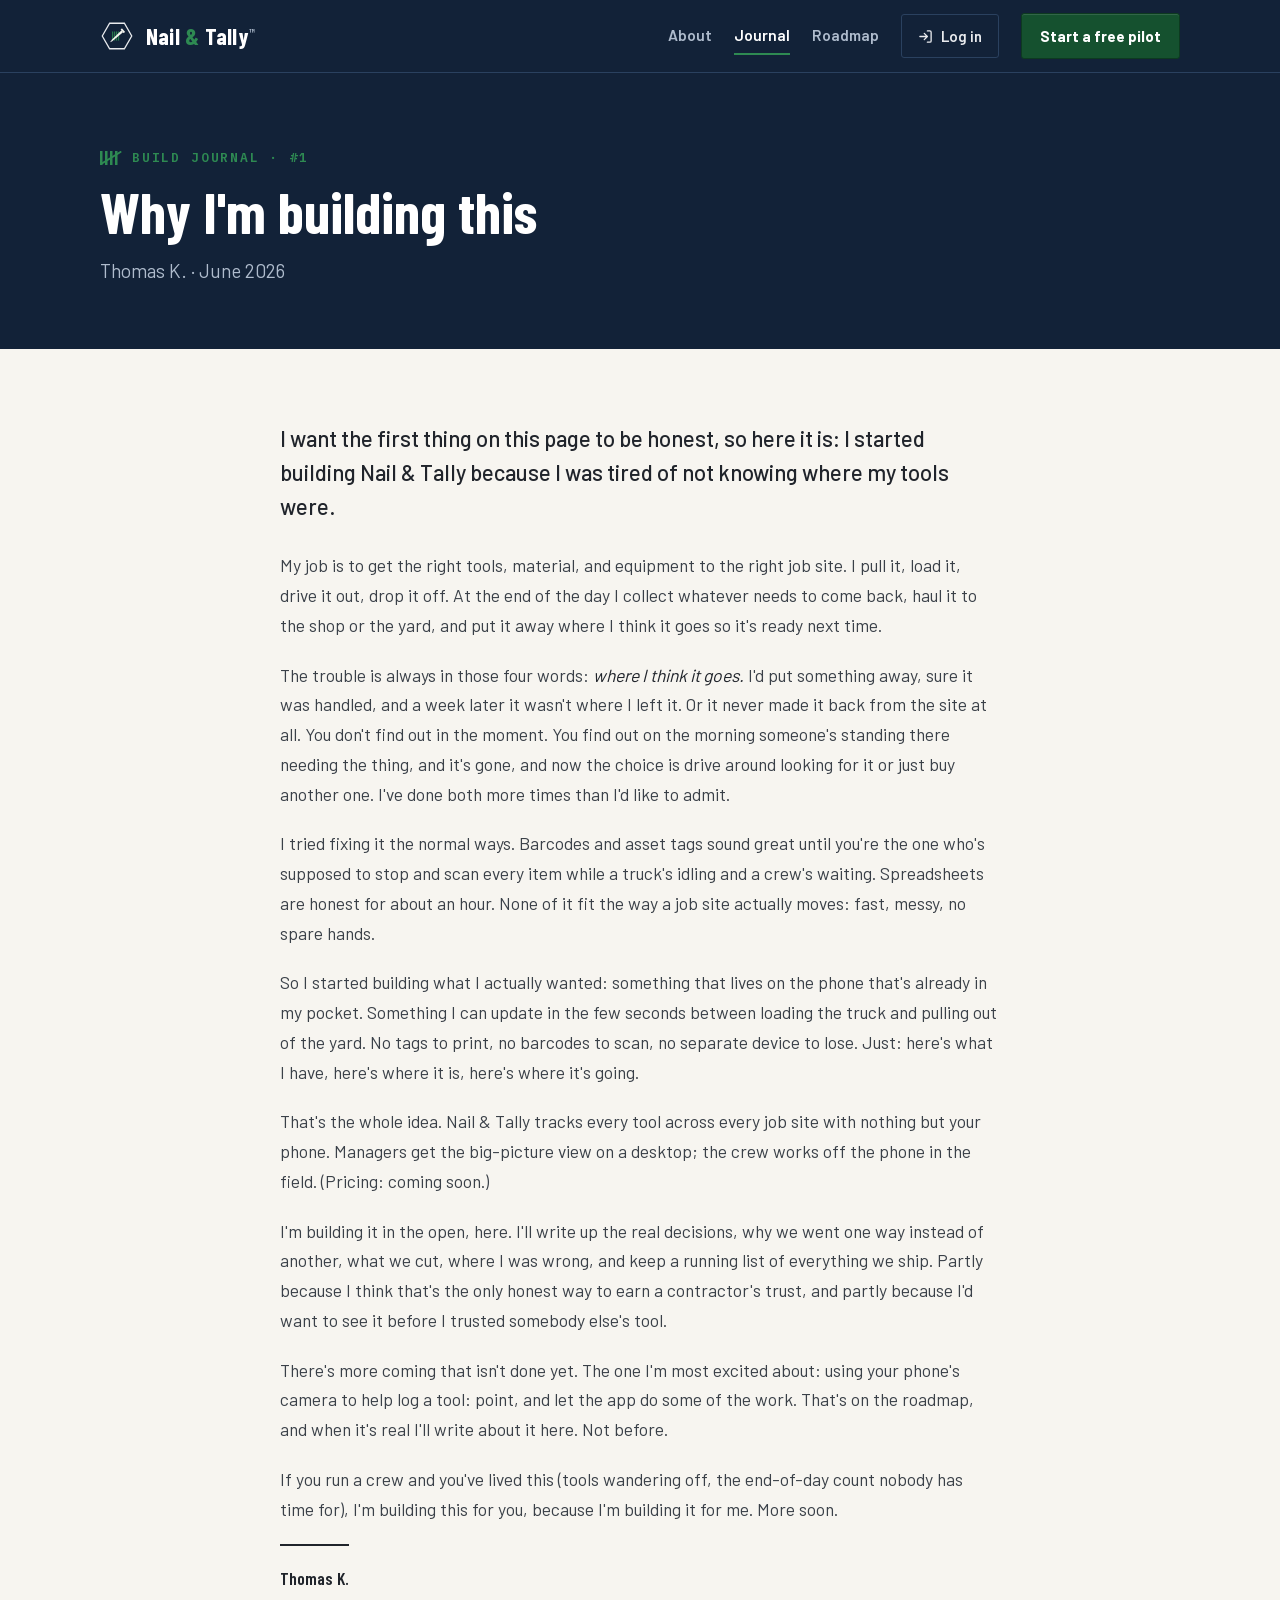
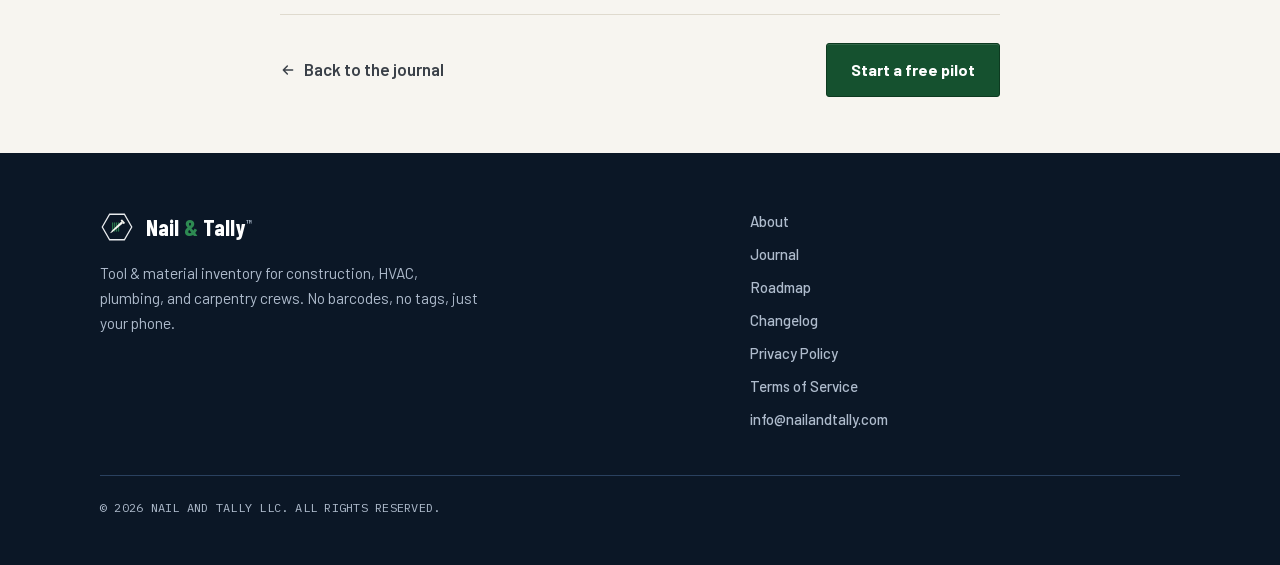
<file: journal/why-im-building-this/index.html>
<!DOCTYPE html><html lang="en"><head><meta charset="utf-8">
<meta name="viewport" content="width=device-width,initial-scale=1">
<title>Why I'm building this &middot; Nail &amp; Tally&trade;</title>
<meta name="description" content="The first post in the Nail & Tally build journal: why I started building it — I was tired of not knowing where my tools were.">
<meta name="robots" content="index">
<meta name="theme-color" content="#122238">
<link rel="icon" type="image/svg+xml" href="data:image/svg+xml,%3Csvg xmlns='http://www.w3.org/2000/svg' viewBox='0 0 512 512'%3E%3Crect width='512' height='512' rx='112' fill='%231F3A5F'/%3E%3Cg transform='translate(82,82) scale(1.45)'%3E%3Cpolygon points='16,120 68,30 172,30 224,120 172,210 68,210' fill='%2316304F'/%3E%3Cpolygon points='34,120 77,46 163,46 206,120 163,194 77,194' fill='none' stroke='%230F2540' stroke-width='6'/%3E%3Cg fill='%232E8A52'%3E%3Crect x='86' y='86' width='7' height='68' rx='3.5'/%3E%3Crect x='100' y='86' width='7' height='68' rx='3.5'/%3E%3Crect x='114' y='86' width='7' height='68' rx='3.5'/%3E%3Crect x='128' y='86' width='7' height='68' rx='3.5'/%3E%3C/g%3E%3Cg transform='rotate(48 120 120)'%3E%3Crect x='103' y='58' width='34' height='13' rx='2' fill='%23F5F5F0'/%3E%3Cpath d='M111,71 L129,71 L125,170 L115,170 Z' fill='%23F5F5F0'/%3E%3Cpath d='M115,170 L125,170 L120,185 Z' fill='%23F5F5F0'/%3E%3C/g%3E%3C/g%3E%3C/svg%3E">
<link rel="stylesheet" href="/assets/site.css">
</head><body>

<!-- ============ HEADER (shared) ============ -->
<header class="site"><div class="wrap">
  <a class="logo" href="/" aria-label="Nail and Tally home">
    <svg viewBox="0 0 240 240" aria-hidden="true">
      <polygon points="16,120 68,30 172,30 224,120 172,210 68,210" fill="none" stroke="#E9EBEE" stroke-width="9"/>
      <g fill="#2E8A52">
        <rect x="86" y="86" width="7" height="68" rx="3.5"/>
        <rect x="100" y="86" width="7" height="68" rx="3.5"/>
        <rect x="114" y="86" width="7" height="68" rx="3.5"/>
        <rect x="128" y="86" width="7" height="68" rx="3.5"/>
      </g>
      <g transform="rotate(48 120 120)">
        <rect x="103" y="58" width="34" height="13" rx="2" fill="#F5F5F0"/>
        <path d="M111,71 L129,71 L125,170 L115,170 Z" fill="#F5F5F0"/>
        <path d="M115,170 L125,170 L120,185 Z" fill="#F5F5F0"/>
      </g>
    </svg>
    <span class="brand">Nail <span class="amp">&amp;</span> Tally<span class="tm">&trade;</span></span>
  </a>
  <nav class="site">
    <span class="nav-links">
      <a href="/about/">About</a>
      <a href="/journal/" aria-current="page">Journal</a>
      <a href="/roadmap/">Roadmap</a>
    </span>
    <!-- LOG IN: live link to the dashboard (app.nailandtally.com is deployed + live). -->
    <a class="btn-outline" href="https://app.nailandtally.com" title="Log in">
      <svg viewBox="0 0 24 24" fill="none" stroke="currentColor" stroke-width="2.1" stroke-linecap="round" stroke-linejoin="round" aria-hidden="true"><path d="M15 3h4a2 2 0 012 2v14a2 2 0 01-2 2h-4"/><path d="M10 17l5-5-5-5M15 12H3"/></svg>
      Log in
    </a>
    <a class="btn head" href="/#pilot"><span class="cta-full">Start a free pilot</span><span class="cta-short">Free pilot</span></a>
  </nav>
</div></header>

<!-- ============ PAGE-HEADER BAND ============ -->
<section class="page-band on-dark"><div class="wrap">
  <span class="eyebrow light"><svg class="tally" viewBox="0 0 22 14" aria-hidden="true"><rect x="0" y="0" width="2.5" height="14"/><rect x="5" y="0" width="2.5" height="14"/><rect x="10" y="0" width="2.5" height="14"/><rect x="15" y="0" width="2.5" height="14"/><line x1="20.5" y1="1" x2="1" y2="13"/></svg> Build journal &middot; #1</span>
  <h2>Why I'm building this</h2>

  <!-- PUBLISH DATE: set on go-live. Update the <time> below to the real publish date. -->
  <p class="sub">Thomas K. &middot; <time datetime="2026-06">June 2026</time></p>
</div></section>

<!-- ============ ARTICLE ============ -->
<section class="article"><div class="wrap">
  <article class="col">

    <p class="lead">I want the first thing on this page to be honest, so here it is: I started building Nail &amp; Tally because I was tired of not knowing where my tools were.</p>

    <p>My job is to get the right tools, material, and equipment to the right job site. I pull it, load it, drive it out, drop it off. At the end of the day I collect whatever needs to come back, haul it to the shop or the yard, and put it away where I think it goes so it's ready next time.</p>

    <p>The trouble is always in those four words: <em>where I think it goes.</em> I'd put something away, sure it was handled, and a week later it wasn't where I left it. Or it never made it back from the site at all. You don't find out in the moment. You find out on the morning someone's standing there needing the thing, and it's gone, and now the choice is drive around looking for it or just buy another one. I've done both more times than I'd like to admit.</p>

    <p>I tried fixing it the normal ways. Barcodes and asset tags sound great until you're the one who's supposed to stop and scan every item while a truck's idling and a crew's waiting. Spreadsheets are honest for about an hour. None of it fit the way a job site actually moves: fast, messy, no spare hands.</p>

    <p>So I started building what I actually wanted: something that lives on the phone that's already in my pocket. Something I can update in the few seconds between loading the truck and pulling out of the yard. No tags to print, no barcodes to scan, no separate device to lose. Just: here's what I have, here's where it is, here's where it's going.</p>

    <p>That's the whole idea. Nail &amp; Tally tracks every tool across every job site with nothing but your phone. Managers get the big-picture view on a desktop; the crew works off the phone in the field. (Pricing: coming soon.)</p>

    <p>I'm building it in the open, here. I'll write up the real decisions, why we went one way instead of another, what we cut, where I was wrong, and keep a running list of everything we ship. Partly because I think that's the only honest way to earn a contractor's trust, and partly because I'd want to see it before I trusted somebody else's tool.</p>

    <p>There's more coming that isn't done yet. The one I'm most excited about: using your phone's camera to help log a tool: point, and let the app do some of the work. That's on the roadmap, and when it's real I'll write about it here. Not before.</p>

    <p>If you run a crew and you've lived this (tools wandering off, the end-of-day count nobody has time for), I'm building this for you, because I'm building it for me. More soon.</p>

    <p class="signoff">Thomas K.</p>

  </article>
</div>

<!-- post-footer nav -->
<div class="wrap">
  <div class="post-foot">
    <a class="back" href="/journal/">
      <svg viewBox="0 0 24 24" fill="none" stroke="currentColor" stroke-width="2.2" stroke-linecap="round" stroke-linejoin="round" style="width:16px;height:16px"><path d="M19 12H5M11 18l-6-6 6-6"/></svg>
      Back to the journal
    </a>
    <a class="btn" href="/#pilot">Start a free pilot</a>
  </div>
</div>

</section>

<!-- ============ FOOTER (shared) ============ -->
<footer class="site"><div class="wrap">
  <div class="f-grid">
    <div>
      <div class="f-top">
        <svg viewBox="0 0 240 240" aria-hidden="true">
      <polygon points="16,120 68,30 172,30 224,120 172,210 68,210" fill="none" stroke="#E9EBEE" stroke-width="9"/>
      <g fill="#2E8A52">
        <rect x="86" y="86" width="7" height="68" rx="3.5"/>
        <rect x="100" y="86" width="7" height="68" rx="3.5"/>
        <rect x="114" y="86" width="7" height="68" rx="3.5"/>
        <rect x="128" y="86" width="7" height="68" rx="3.5"/>
      </g>
      <g transform="rotate(48 120 120)">
        <rect x="103" y="58" width="34" height="13" rx="2" fill="#F5F5F0"/>
        <path d="M111,71 L129,71 L125,170 L115,170 Z" fill="#F5F5F0"/>
        <path d="M115,170 L125,170 L120,185 Z" fill="#F5F5F0"/>
      </g>
    </svg>
        <span class="f-brand">Nail <span class="amp">&amp;</span> Tally<span class="tm">&trade;</span></span>
      </div>
      <p class="tagline">Tool &amp; material inventory for construction, HVAC, plumbing, and carpentry crews. No barcodes, no tags, just your phone.</p>
    </div>
    <div class="links">
      <a href="/about/">About</a>
      <a href="/journal/">Journal</a>
      <a href="/roadmap/">Roadmap</a>
      <a href="/changelog/">Changelog</a>
      <a href="/privacy">Privacy Policy</a>
      <a href="/terms">Terms of Service</a>
      <a href="mailto:info@nailandtally.com">info@nailandtally.com</a>
    </div>
  </div>
  <div class="legal">&copy; 2026 NAIL AND TALLY LLC. ALL RIGHTS RESERVED.</div>
</div></footer>

</body></html>
</file>
<file: assets/site.css>
/* ============================================================
   NAIL & TALLY — shared site system
   ------------------------------------------------------------
   One file, every page. If you're changing a color, change the
   token, not the fifty places it's used.

   Type:
     display  — "Barlow Condensed" 600/700. Big, honest, the kind
                of type that's printed on the side of a toolbox.
     text     — "Barlow" 400–700. Same family, so nothing clashes.
     mono     — "IBM Plex Mono". Counts, dates, labels. The tally.

   Color: navy is the anchor, forest green is the action color,
   neutrals are warm (paper, not lab-white). Steel grey is for
   text on navy. Nothing thin-grey-on-white; the field reads
   this in the sun.
   ============================================================ */

/* ---------- self-hosted fonts (latin) ---------- */
@font-face {
  font-family: 'Barlow';
  font-style: normal;
  font-weight: 400;
  font-display: swap;
  src: url('/assets/fonts/Barlow-400.woff2') format('woff2');
}
@font-face {
  font-family: 'Barlow';
  font-style: normal;
  font-weight: 500;
  font-display: swap;
  src: url('/assets/fonts/Barlow-500.woff2') format('woff2');
}
@font-face {
  font-family: 'Barlow';
  font-style: normal;
  font-weight: 600;
  font-display: swap;
  src: url('/assets/fonts/Barlow-600.woff2') format('woff2');
}
@font-face {
  font-family: 'Barlow';
  font-style: normal;
  font-weight: 700;
  font-display: swap;
  src: url('/assets/fonts/Barlow-700.woff2') format('woff2');
}
@font-face {
  font-family: 'Barlow Condensed';
  font-style: normal;
  font-weight: 500;
  font-display: swap;
  src: url('/assets/fonts/BarlowCondensed-500.woff2') format('woff2');
}
@font-face {
  font-family: 'Barlow Condensed';
  font-style: normal;
  font-weight: 600;
  font-display: swap;
  src: url('/assets/fonts/BarlowCondensed-600.woff2') format('woff2');
}
@font-face {
  font-family: 'Barlow Condensed';
  font-style: normal;
  font-weight: 700;
  font-display: swap;
  src: url('/assets/fonts/BarlowCondensed-700.woff2') format('woff2');
}
@font-face {
  font-family: 'IBM Plex Mono';
  font-style: normal;
  font-weight: 400;
  font-display: swap;
  src: url('/assets/fonts/IBMPlexMono-400.woff2') format('woff2');
}
@font-face {
  font-family: 'IBM Plex Mono';
  font-style: normal;
  font-weight: 500;
  font-display: swap;
  src: url('/assets/fonts/IBMPlexMono-500.woff2') format('woff2');
}
@font-face {
  font-family: 'IBM Plex Mono';
  font-style: normal;
  font-weight: 600;
  font-display: swap;
  src: url('/assets/fonts/IBMPlexMono-600.woff2') format('woff2');
}

:root{
  /* navy ramp */
  --navy-950:#0B1726;
  --navy-900:#122238;
  --navy-800:#16304F;
  --navy:#1F3A5F;          /* brand anchor */
  --navy-600:#2C4C77;
  --navy-line:#2A415F;     /* hairlines on navy */

  /* forest green ramp */
  --green-900:#0D3A20;
  --green:#15512F;         /* brand anchor, on light */
  --green-700:#1B6539;
  --green-bright:#2E8A52;  /* on dark */
  --green-wash:#EAF1EA;    /* light tint for chips/checks */

  /* warm neutrals */
  --paper:#F7F5F0;         /* page background */
  --paper-2:#EFECE4;       /* alternating band */
  --card:#FFFFFF;
  --line:#DFDACE;          /* borders on light */
  --line-2:#CFC9BB;
  --steel:#E9EBEE;         /* brand steel: text on navy */
  --steel-dim:#AFBCCD;     /* secondary text on navy */
  --ink:#20242B;           /* true charcoal */
  --body:#3A4048;
  --muted:#6D6A61;         /* warm grey — still passes on paper */

  /* signal */
  --red:#A93B2A;           /* missing */
  --red-wash:#F6E7E3;
  --amber:#8F5A0E;         /* low stock */
  --amber-wash:#F4EAD8;

  /* type */
  --f-display:"Barlow Condensed",-apple-system,sans-serif;
  --f-text:"Barlow",-apple-system,"Segoe UI",sans-serif;
  --f-mono:"IBM Plex Mono",ui-monospace,"SF Mono",monospace;

  /* shape: corners are tight on purpose. this is a toolbox,
     not a bubble. one shadow, reserved for device mockups. */
  --r-sm:3px;
  --r-md:6px;
  --shadow-device:0 24px 48px -18px rgba(11,23,38,.35);

  --wrap:1128px;
}

/* ---------- base ---------- */
*{box-sizing:border-box}
html{scroll-behavior:smooth}
body{
  margin:0;background:var(--paper);color:var(--body);
  font-family:var(--f-text);font-size:17px;line-height:1.6;
  -webkit-font-smoothing:antialiased;text-rendering:optimizeLegibility;
}
img,svg{display:block}
a{color:var(--green-700)}
::selection{background:var(--green-bright);color:#fff}

.wrap{max-width:var(--wrap);margin:0 auto;padding:0 24px}

h1,h2,h3{font-family:var(--f-display);color:var(--ink);margin:0}
h1{font-size:clamp(52px,7.5vw,92px);font-weight:700;line-height:.95;letter-spacing:-.01em;text-transform:none}
h2{font-size:clamp(34px,4vw,46px);font-weight:700;line-height:1.02}
h3{font-size:22px;font-weight:600;line-height:1.15}

/* the mono eyebrow — every section opens with one. the little
   mark before it is the tally: four bars and the diagonal. */
.eyebrow{
  display:inline-flex;align-items:center;gap:10px;
  font-family:var(--f-mono);font-size:13px;font-weight:600;
  letter-spacing:.14em;text-transform:uppercase;color:var(--green);
}
.eyebrow .tally{width:22px;height:14px;flex:none}
.eyebrow .tally rect{fill:currentColor}
.eyebrow .tally line{stroke:currentColor;stroke-width:2;stroke-linecap:round}
.on-dark .eyebrow, .eyebrow.light{color:var(--green-bright)}

.sec-head{max-width:720px;margin-bottom:44px}
.sec-head .eyebrow{margin-bottom:14px}
.sec-head h2{margin:0 0 14px}
.sec-head .sub{font-size:19px;line-height:1.55;color:var(--muted);margin:0}
.on-dark .sec-head h2{color:#fff}
.on-dark .sec-head .sub{color:var(--steel-dim)}

/* ---------- bands ---------- */
section{padding:88px 0}
.band-navy{background:var(--navy-900);color:var(--steel)}
.band-paper2{background:var(--paper-2)}
.band-charcoal{background:var(--navy-950);color:var(--steel)}
.band-navy, .band-charcoal{--is-dark:1}

/* ---------- buttons ---------- */
.btn{
  display:inline-flex;align-items:center;justify-content:center;gap:9px;white-space:nowrap;
  font-family:var(--f-text);font-weight:700;font-size:16px;
  background:var(--green);color:#fff;text-decoration:none;
  padding:13px 24px;border-radius:var(--r-sm);
  border:1px solid var(--green-900);
  box-shadow:inset 0 1px 0 rgba(255,255,255,.12);
  transition:background .15s;
}
.btn:hover{background:var(--green-700)}
.btn.lg{font-size:17px;padding:16px 30px}
.btn-outline{
  display:inline-flex;align-items:center;gap:8px;white-space:nowrap;
  font-weight:600;font-size:15px;text-decoration:none;
  color:var(--steel);border:1px solid var(--navy-line);
  padding:9px 16px;border-radius:var(--r-sm);
  transition:border-color .15s,color .15s;
}
.btn-outline:hover{border-color:var(--steel);color:#fff}
.btn-outline svg{width:15px;height:15px}
.btn-ghost{
  display:inline-flex;align-items:center;gap:8px;
  font-weight:600;font-size:16px;color:var(--steel);text-decoration:none;
  padding:13px 6px;border-bottom:2px solid var(--green-bright);
}
.btn-ghost svg{width:16px;height:16px;transition:transform .15s}
.btn-ghost:hover svg{transform:translateX(3px)}
.txt-link{font-weight:600;color:var(--green-700);text-decoration:none}
.txt-link:hover{text-decoration:underline}
.on-dark .txt-link, .band-navy .txt-link, .band-charcoal .txt-link{color:var(--green-bright)}

/* ---------- header ---------- */
header.site{background:var(--navy-900);border-bottom:1px solid var(--navy-line)}
header.site .wrap{display:flex;align-items:center;gap:28px;height:72px}
.logo{display:flex;align-items:center;gap:12px;text-decoration:none}
.logo svg{width:34px;height:34px;flex:none}
.brand{
  font-family:var(--f-display);font-weight:700;font-size:23px;
  color:#fff;letter-spacing:.01em;white-space:nowrap;
}
.brand .amp{color:var(--green-bright)}
.brand .tm{font-size:.45em;vertical-align:super;font-weight:600;color:var(--steel-dim)}
nav.site{margin-left:auto;display:flex;align-items:center;gap:22px}
.nav-links{display:flex;gap:22px}
.nav-links a{
  color:var(--steel-dim);text-decoration:none;font-weight:600;font-size:15.5px;
  padding:6px 0;border-bottom:2px solid transparent;
}
.nav-links a:hover{color:#fff}
.nav-links a[aria-current="page"]{color:#fff;border-bottom-color:var(--green-bright)}
.btn.head{font-size:15px;padding:10px 18px}
.cta-short{display:none}

/* ---------- hero (landing) ---------- */
.hero{background:var(--navy-900);color:var(--steel);padding:84px 0 96px;overflow:hidden}
.hero .wrap{display:grid;grid-template-columns:1.08fr .92fr;gap:64px;align-items:center}
.hero h1{color:#fff}
.hero .lead{font-size:21px;line-height:1.5;color:var(--steel);margin:26px 0 0;max-width:520px}
.hero .lead b{color:#fff}
.hero .support{font-family:var(--f-mono);font-size:13.5px;color:var(--steel-dim);margin:16px 0 0}
.cta-row{display:flex;align-items:center;gap:26px;margin-top:34px;flex-wrap:wrap}
.hero .trust{
  display:block;margin-top:38px;padding-top:22px;
  border-top:1px solid var(--navy-line);
  font-size:15px;color:var(--steel-dim);max-width:470px;line-height:1.55;
}
.hero .trust b{color:var(--steel)}

/* fact bar under the hero: three flat statements, ruled apart */
.factbar{background:var(--navy-950);padding:0}
.factbar .wrap{display:grid;grid-template-columns:repeat(3,1fr)}
.fact{
  padding:26px 28px;border-left:1px solid var(--navy-line);
  font-size:16px;line-height:1.45;color:var(--steel-dim);
}
.fact:last-child{border-right:1px solid var(--navy-line)}
.fact b{display:block;color:#fff;font-family:var(--f-display);font-weight:600;font-size:20px;margin-bottom:2px}

/* ---------- card grids ---------- */
.cards{display:grid;grid-template-columns:repeat(3,1fr);gap:1px;background:var(--line);border:1px solid var(--line)}
.cards.four{grid-template-columns:repeat(4,1fr)}
.card{background:var(--card);padding:30px 28px}
.card h3{margin:18px 0 8px}
.card p{margin:0;font-size:16px;line-height:1.55;color:var(--muted)}
.icon-tile{
  width:44px;height:44px;border-radius:var(--r-sm);
  display:flex;align-items:center;justify-content:center;
  background:var(--paper);border:1px solid var(--line);
}
.icon-tile svg{width:22px;height:22px}
.icon-tile.green{background:var(--green-wash);border-color:#CBDCCB}
/* dark variant */
.band-navy .cards, .band-charcoal .cards{background:var(--navy-line);border-color:var(--navy-line)}
.band-navy .card, .band-charcoal .card{background:var(--navy-900)}
.band-charcoal .card{background:var(--navy-950)}
.band-navy .card h3, .band-charcoal .card h3{color:#fff}
.band-navy .card p, .band-charcoal .card p{color:var(--steel-dim)}
.band-navy .icon-tile, .band-charcoal .icon-tile{background:var(--navy-800);border-color:var(--navy-line)}

/* ---------- how it works: spec-sheet steps ---------- */
.steps{border-top:2px solid var(--ink)}
.step{
  display:grid;grid-template-columns:120px 1fr 1.1fr;gap:36px;
  padding:34px 0;border-bottom:1px solid var(--line-2);align-items:start;
}
.step .n{
  font-family:var(--f-mono);font-weight:600;font-size:15px;color:var(--green);
  padding-top:6px;letter-spacing:.08em;
}
.step h3{font-size:27px;margin:0 0 8px}
.step p{margin:0;font-size:16.5px;line-height:1.55;color:var(--muted);max-width:420px}
.step .how{font-size:15px;color:var(--body);line-height:1.55;padding-top:6px;border-left:2px solid var(--green-bright);padding-left:18px;margin:0}
.step .how b{color:var(--ink)}

/* ---------- founder band ---------- */
.founder{background:var(--navy-900)}
.founder .wrap{display:grid;grid-template-columns:1fr;max-width:880px}
.founder blockquote{
  margin:0;font-family:var(--f-display);font-weight:600;
  font-size:clamp(26px,3.4vw,38px);line-height:1.18;color:#fff;
}
.founder blockquote em{color:var(--green-bright);font-style:normal}
.founder .who{
  display:flex;align-items:center;gap:14px;margin-top:30px;
  font-size:15.5px;color:var(--steel-dim);
}
.founder .who b{color:var(--steel);display:block;font-size:16px}
.founder .who .sig{
  width:44px;height:44px;border-radius:var(--r-sm);flex:none;
  background:var(--navy-800);border:1px solid var(--navy-line);
  display:flex;align-items:center;justify-content:center;
  font-family:var(--f-display);font-weight:700;font-size:19px;color:var(--green-bright);
}
.founder .who a{color:var(--green-bright)}
.founder .story{font-size:17.5px;line-height:1.65;color:var(--steel-dim);margin:28px 0 0;max-width:720px}
.founder .story b{color:var(--steel)}

/* ---------- phone mockup ---------- */
.phone{
  width:300px;background:var(--navy-950);border-radius:34px;padding:10px;
  border:1px solid #24334A;box-shadow:var(--shadow-device);
  margin:0 auto;flex:none;
}
.phone .screen{
  background:var(--paper);border-radius:26px;overflow:hidden;
  display:flex;flex-direction:column;min-height:560px;position:relative;
}
.phone .notch{
  position:absolute;top:8px;left:50%;transform:translateX(-50%);
  width:88px;height:22px;background:var(--navy-950);border-radius:12px;z-index:5;
}
.app-bar{
  background:var(--navy);color:#fff;padding:40px 16px 12px;
  display:flex;align-items:center;gap:10px;
}
.app-bar .mk{width:24px;height:24px;flex:none}
.app-bar .co{font-weight:700;font-size:14px;line-height:1.2;font-family:var(--f-text)}
.app-bar .co small{display:block;font-family:var(--f-mono);font-weight:500;font-size:10px;color:var(--steel-dim);margin-top:2px;letter-spacing:.03em}
.app-search{
  margin:12px 14px 0;background:#fff;border:1px solid var(--line);
  border-radius:var(--r-sm);padding:9px 12px;display:flex;align-items:center;gap:8px;
  color:var(--muted);font-size:13px;font-weight:500;
}
.app-search svg{width:15px;height:15px}
.chips{display:flex;gap:6px;padding:10px 14px 4px;flex-wrap:wrap}
.chip{
  font-size:11.5px;font-weight:600;color:var(--body);
  border:1px solid var(--line-2);border-radius:var(--r-sm);
  padding:4px 10px;background:#fff;
}
.chip.on{background:var(--navy);border-color:var(--navy);color:#fff}
.ilist{padding:8px 14px 12px;flex:1}
.irow{
  display:flex;align-items:center;gap:11px;background:#fff;
  border:1px solid var(--line);border-radius:var(--r-md);
  padding:10px 12px;margin-bottom:8px;
}
.ithumb{
  width:40px;height:40px;border-radius:var(--r-sm);flex:none;
  background:var(--paper-2);border:1px solid var(--line);
  display:flex;align-items:center;justify-content:center;
}
.ithumb svg{width:20px;height:20px}
.iname{font-weight:700;font-size:13.5px;color:var(--ink);line-height:1.25}
.iloc{display:flex;align-items:center;gap:6px;margin-top:3px}
.iloc .lab{font-family:var(--f-mono);font-size:10.5px;font-weight:500;color:var(--muted);letter-spacing:.02em}
.dot{width:7px;height:7px;border-radius:50%;flex:none}
.dot.g{background:var(--green-bright)}
.dot.r{background:var(--red)}
.dot.a{background:#C07E1D}
.iloc .lab.miss{color:var(--red);font-weight:600}
.iloc .lab.low{color:var(--amber);font-weight:600}
.tabbar{
  display:flex;justify-content:space-around;align-items:flex-end;
  background:#fff;border-top:1px solid var(--line);padding:8px 6px 14px;
}
.tab{display:flex;flex-direction:column;align-items:center;gap:3px;font-size:10px;font-weight:600;color:var(--muted)}
.tab svg{width:19px;height:19px;stroke:currentColor}
.tab.on{color:var(--navy)}
.tab.add .badge{
  width:40px;height:40px;border-radius:50%;background:var(--green);
  display:flex;align-items:center;justify-content:center;margin-top:-24px;
  border:3px solid var(--paper);
}
.tab.add .badge svg{width:17px;height:17px}
.tab.add span:last-child{color:var(--green)}

/* phone: detail screen */
.detail-photo{
  height:170px;background:var(--navy-800);display:flex;flex-direction:column;
  align-items:center;justify-content:center;gap:8px;color:var(--steel-dim);
  margin-top:30px;
}
.detail-photo svg{width:34px;height:34px;stroke:currentColor}
.detail-photo span{font-family:var(--f-mono);font-size:10px;letter-spacing:.2em}
.detail-body{padding:16px}
.detail-body .dn{font-weight:700;font-size:17px;color:var(--ink)}
.pill{
  display:inline-flex;align-items:center;gap:6px;margin-top:8px;
  font-family:var(--f-mono);font-size:10.5px;font-weight:600;
  padding:4px 10px;border-radius:var(--r-sm);
  background:var(--green-wash);color:var(--green);letter-spacing:.04em;
}
.kv{display:flex;justify-content:space-between;padding:11px 0;border-bottom:1px solid var(--line);font-size:13px}
.kv .k{color:var(--muted);font-weight:500}
.kv .v{color:var(--ink);font-weight:700}
/* phone: locations */
.loc-row{
  display:flex;align-items:center;gap:11px;background:#fff;margin:0 14px 8px;
  border:1px solid var(--line);border-radius:var(--r-md);padding:12px;
}
.loc-row .li{width:38px;height:38px;border-radius:var(--r-sm);background:var(--paper-2);border:1px solid var(--line);display:flex;align-items:center;justify-content:center;flex:none}
.loc-row .li svg{width:19px;height:19px}
.loc-row .ln{font-weight:700;font-size:13.5px;color:var(--ink);flex:1}
.loc-row .lc{font-family:var(--f-mono);font-weight:600;font-size:12px;color:var(--green)}
/* phone: add form */
.form-wrap{padding:14px 16px}
.fld{margin-bottom:13px}
.fld label{display:block;font-family:var(--f-mono);font-size:10px;font-weight:600;letter-spacing:.1em;text-transform:uppercase;color:var(--muted);margin-bottom:6px}
.fld .input{background:#fff;border:1px solid var(--line-2);border-radius:var(--r-sm);padding:10px 12px;font-size:13.5px;font-weight:600;color:var(--ink)}
.loc-pick{display:flex;gap:6px;flex-wrap:wrap}
.loc-pick .o{font-size:12px;font-weight:600;border:1px solid var(--line-2);border-radius:var(--r-sm);padding:6px 11px;background:#fff;color:var(--body)}
.loc-pick .o.sel{background:var(--navy);border-color:var(--navy);color:#fff}
.snap{
  border:1.5px dashed var(--line-2);border-radius:var(--r-sm);padding:16px;
  display:flex;align-items:center;justify-content:center;gap:8px;
  color:var(--muted);font-size:12.5px;font-weight:600;
}
.snap svg{width:17px;height:17px}
.save-btn{
  background:var(--green);color:#fff;text-align:center;font-weight:700;
  font-size:14px;padding:12px;border-radius:var(--r-sm);margin-top:6px;
  border:1px solid var(--green-900);
}

/* shots row (see it in action) */
.shots{display:grid;grid-template-columns:repeat(3,1fr);gap:40px;align-items:start}
.shot .cap{text-align:center;font-size:15px;color:var(--muted);max-width:270px;margin:20px auto 0;line-height:1.5}
.shot .cap b{color:var(--ink)}
.sample-tag{
  display:inline-flex;align-items:center;gap:8px;
  font-family:var(--f-mono);font-size:11.5px;font-weight:500;color:var(--muted);
  border:1px solid var(--line-2);border-radius:var(--r-sm);padding:6px 12px;
}
.sample-tag .d{width:7px;height:7px;border-radius:50%;background:var(--amber);flex:none}
.band-navy .sample-tag, .band-charcoal .sample-tag{color:var(--steel-dim);border-color:var(--navy-line)}

/* ---------- browser / dashboard mockup ---------- */
.browser{
  background:var(--navy-950);border-radius:10px;padding:8px 8px 10px;
  border:1px solid #24334A;box-shadow:var(--shadow-device);
}
.browser .bar{display:flex;align-items:center;gap:8px;padding:4px 6px 10px}
.browser .dots{display:flex;gap:6px}
.browser .dots i{width:9px;height:9px;border-radius:50%;background:#33445F;display:block}
.browser .url{
  flex:1;background:var(--navy-900);border-radius:4px;color:var(--steel-dim);
  font-family:var(--f-mono);font-size:11px;font-weight:500;padding:5px 12px;
  text-align:center;overflow:hidden;white-space:nowrap;text-overflow:ellipsis;
}
.dash{background:var(--paper);border-radius:6px;overflow:hidden;display:grid;grid-template-columns:152px 1fr}
.dash .side{background:var(--navy-900);color:#fff;padding:14px 12px 18px}
.dash .side .brandline{display:flex;align-items:center;gap:8px;margin-bottom:16px}
.dash .side .brandline svg{width:20px;height:20px;flex:none}
.dash .side .brandline b{font-family:var(--f-display);font-size:15px;font-weight:700}
.dash .nav{list-style:none;margin:0;padding:0}
.dash .nav li{
  display:flex;align-items:center;gap:9px;font-size:12px;font-weight:600;
  color:var(--steel-dim);padding:8px 9px;border-radius:var(--r-sm);margin-bottom:2px;
}
.dash .nav li svg{width:15px;height:15px;flex:none;stroke:currentColor}
.dash .nav li.on{background:var(--navy-800);color:#fff;box-shadow:inset 2px 0 0 var(--green-bright)}
.dash .main{padding:15px 16px 18px;min-width:0}
.dash .h{display:flex;align-items:center;justify-content:space-between;margin-bottom:13px}
.dash .h .t{font-family:var(--f-display);font-size:17px;font-weight:700;color:var(--ink)}
.dash .h .co{font-family:var(--f-mono);font-size:10px;font-weight:500;color:var(--muted);background:#fff;border:1px solid var(--line);padding:4px 9px;border-radius:var(--r-sm)}
.dash .tiles{display:grid;grid-template-columns:repeat(4,1fr);gap:8px;margin-bottom:12px}
.dash .tile{background:#fff;border:1px solid var(--line);border-radius:var(--r-md);padding:10px 11px}
.dash .tile .n{font-family:var(--f-mono);font-size:8.5px;font-weight:600;letter-spacing:.08em;text-transform:uppercase;color:var(--muted);margin-bottom:4px}
.dash .tile .c{font-family:var(--f-mono);font-size:18px;font-weight:600;color:var(--ink);line-height:1}
.dash .tile .c small{font-size:9px;font-weight:500;color:var(--muted);margin-left:3px}
.dash .cols{display:grid;grid-template-columns:1.35fr 1fr;gap:10px}
.dash .panel{background:#fff;border:1px solid var(--line);border-radius:var(--r-md);overflow:hidden}
.dash .panel .ph{font-size:11.5px;font-weight:700;color:var(--ink);padding:10px 12px 8px;border-bottom:1px solid var(--line)}
.dash .trow{display:flex;align-items:center;gap:9px;padding:8px 12px;border-bottom:1px solid var(--paper-2);font-size:11px}
.dash .trow:last-child{border-bottom:none}
.dash .trow .nm{flex:1;font-weight:700;color:var(--ink);white-space:nowrap;overflow:hidden;text-overflow:ellipsis}
.badge-loc{font-family:var(--f-mono);font-size:9.5px;font-weight:600;padding:3px 8px;border-radius:var(--r-sm);white-space:nowrap}
.badge-loc.ok{background:var(--green-wash);color:var(--green)}
.badge-loc.miss{background:var(--red-wash);color:var(--red)}
.badge-loc.low{background:var(--amber-wash);color:var(--amber)}
.dash .pull{padding:11px 13px 13px}
.dash .pull .pt{font-size:12px;font-weight:700;color:var(--ink)}
.dash .pull .pd{font-family:var(--f-mono);font-size:9.5px;color:var(--muted);margin:2px 0 10px}
.dash .pull .pi{display:flex;align-items:center;gap:8px;font-size:11px;color:var(--ink);font-weight:600;margin-bottom:8px}
.dash .pull .pi .ck{width:15px;height:15px;border-radius:var(--r-sm);border:1.5px solid var(--line-2);flex:none;display:flex;align-items:center;justify-content:center}
.dash .pull .pi.done .ck{background:var(--green);border-color:var(--green)}
.dash .pull .pi.done .ck svg{width:9px;height:9px;stroke:#fff}
.dash .pull .pi.done span{color:var(--muted);text-decoration:line-through}
.dash .pull .pbtn{margin-top:4px;background:var(--green);color:#fff;text-align:center;font-size:11px;font-weight:700;padding:8px;border-radius:var(--r-sm)}

/* desk section layout */
.desk .wrap{display:grid;grid-template-columns:.9fr 1.1fr;gap:60px;align-items:center}
.feat-list{list-style:none;margin:26px 0 0;padding:0}
.feat-list li{position:relative;padding-left:32px;margin:0 0 16px;font-size:16.5px;line-height:1.5;color:var(--body)}
.feat-list li strong{color:var(--ink)}
.feat-list li::before{
  content:"";position:absolute;left:0;top:2px;width:20px;height:20px;
  border-radius:var(--r-sm);background:var(--green-wash);
  background-image:url("data:image/svg+xml;utf8,<svg xmlns='http://www.w3.org/2000/svg' viewBox='0 0 24 24' fill='none' stroke='%2315512F' stroke-width='3' stroke-linecap='round' stroke-linejoin='round'><path d='M5 12l4 4L19 7'/></svg>");
  background-repeat:no-repeat;background-position:center;background-size:12px 12px;
}
.on-dark .feat-list li, .band-navy .feat-list li{color:var(--steel-dim)}
.on-dark .feat-list li strong, .band-navy .feat-list li strong{color:var(--steel)}

/* ---------- page band (subpage headers) ---------- */
.page-band{background:var(--navy-900);color:var(--steel);padding:72px 0 64px}
.page-band h2{color:#fff;font-size:clamp(38px,5vw,58px)}
.page-band .sub{font-size:19px;color:var(--steel-dim);margin:14px 0 0;max-width:640px;line-height:1.55}
.page-band .eyebrow{margin-bottom:14px}

/* roadmap "last revisited" stamp */
.revisited{max-width:var(--wrap);margin:-20px auto 0;padding:0 24px;position:relative;z-index:2}
.stamp{
  display:inline-flex;align-items:center;gap:9px;background:var(--card);
  border:1px solid var(--line);border-radius:var(--r-sm);
  font-family:var(--f-mono);font-size:12.5px;font-weight:500;color:var(--muted);
  padding:10px 16px;
}
.stamp .pin{width:14px;height:14px;stroke:var(--green)}
.stamp .date{color:var(--ink);font-weight:600}

/* ---------- article / prose ---------- */
.article{padding:72px 0 56px}
.article .col{max-width:720px;margin:0 auto}
.article h2{font-size:31px;margin:44px 0 16px}
.article p{margin:0 0 20px;font-size:17.5px;line-height:1.7}
.article .lead{font-size:22px;line-height:1.55;color:var(--ink);font-weight:500;margin-bottom:28px}
.article em{color:var(--ink)}
.article strong{color:var(--ink)}
.signoff{
  font-family:var(--f-display);font-weight:600;font-size:20px;color:var(--ink);
  border-top:2px solid var(--ink);padding-top:18px;margin-top:36px;display:inline-block;
}

/* post list (journal index) */
.post-list{max-width:780px;margin:0 auto}
.post-card{
  display:block;background:var(--card);border:1px solid var(--line);
  border-radius:var(--r-md);padding:30px 34px;margin-bottom:18px;
  text-decoration:none;color:var(--body);
  transition:border-color .15s;position:relative;
}
.post-card:hover{border-color:var(--green)}
.post-card .meta{font-family:var(--f-mono);font-size:12px;font-weight:500;color:var(--muted);letter-spacing:.04em;margin-bottom:10px}
.post-card h3{font-size:27px;margin:0 0 10px}
.post-card .excerpt{margin:0 0 16px;font-size:16.5px;line-height:1.6;color:var(--muted)}
.post-card .more{display:inline-flex;align-items:center;gap:7px;font-weight:700;font-size:15px;color:var(--green)}
.post-card .more svg{width:15px;height:15px;transition:transform .15s}
.post-card:hover .more svg{transform:translateX(3px)}
.post-foot{
  max-width:720px;margin:0 auto;padding:28px 0 0;border-top:1px solid var(--line);
  display:flex;align-items:center;justify-content:space-between;gap:16px;flex-wrap:wrap;
}
.post-foot .back{display:inline-flex;align-items:center;gap:8px;font-weight:600;color:var(--body);text-decoration:none}
.post-foot .back:hover{color:var(--green-700)}

/* ---------- changelog ---------- */
.log{max-width:780px;margin:0 auto;border-left:2px solid var(--line-2);padding-left:36px}
.log-entry{position:relative;padding-bottom:40px}
.log-entry:last-child{padding-bottom:0}
.log-entry::before{
  content:"";position:absolute;left:-42px;top:6px;width:10px;height:10px;
  background:var(--green);border-radius:2px;
}
.log-date{font-family:var(--f-mono);font-size:12.5px;font-weight:500;color:var(--muted);letter-spacing:.04em}
.type{
  display:inline-block;font-family:var(--f-mono);font-size:10.5px;font-weight:600;
  letter-spacing:.08em;text-transform:uppercase;border-radius:var(--r-sm);
  padding:3px 9px;margin-left:10px;vertical-align:1px;
}
.type.new{background:var(--green-wash);color:var(--green)}
.type.improved{background:#E8ECF3;color:var(--navy)}
.log-entry h3{font-size:24px;margin:10px 0 8px}
.log-entry p{margin:0;font-size:16.5px;line-height:1.6;color:var(--muted);max-width:620px}

/* ---------- roadmap stages ---------- */
.roadmap-stages{max-width:820px;margin:0 auto}
.stage{margin-top:56px;padding-top:40px;border-top:1px solid var(--line-2)}
.stage:first-of-type{border-top:none;margin-top:40px;padding-top:0}
.stage-head{display:flex;align-items:center;gap:14px;margin-bottom:18px}
.stage-head .si{
  width:42px;height:42px;border-radius:var(--r-sm);flex:none;
  background:var(--card);border:1px solid var(--line);
  display:flex;align-items:center;justify-content:center;
}
.stage-head .si svg{width:20px;height:20px}
.stage-head h2{font-size:31px}
.stage p{font-size:17px;line-height:1.65;margin:0 0 16px}
.stage.now{background:var(--card);border:1px solid var(--line);border-left:3px solid var(--green);border-radius:var(--r-md);padding:36px 38px;margin-top:56px}
.stage.now .stage-head .si{background:var(--green-wash);border-color:#CBDCCB}
.feat-grid{display:grid;grid-template-columns:1fr 1fr;gap:22px;margin:26px 0 8px}
.feat h3{font-size:19px;margin:14px 0 6px}
.feat p{font-size:15px;line-height:1.55;color:var(--muted);margin:0}
.lead-line{font-weight:600;color:var(--ink)}
.hope-list{list-style:none;margin:0 0 16px;padding:0}
.hope-list li{position:relative;padding-left:30px;margin-bottom:14px;font-size:16.5px;line-height:1.55}
.hope-list li::before{
  content:"";position:absolute;left:2px;top:8px;width:14px;height:2px;background:var(--green);
}
.tag{
  display:inline-block;font-family:var(--f-mono);font-size:10.5px;font-weight:600;
  letter-spacing:.08em;text-transform:uppercase;padding:3px 9px;border-radius:var(--r-sm);
  background:var(--paper-2);color:var(--muted);border:1px solid var(--line);
}
.tag.now{background:var(--green-wash);color:var(--green);border-color:#CBDCCB}
.tag.soon{background:var(--amber-wash);color:var(--amber);border-color:#E4D4B4}
.levels-wrap{margin-top:64px}
.levels{border-top:2px solid var(--ink);margin-top:22px}
.level{display:grid;grid-template-columns:70px 1fr;gap:24px;padding:26px 0;border-bottom:1px solid var(--line-2)}
.level .n{font-family:var(--f-mono);font-weight:600;font-size:15px;color:var(--green);padding-top:4px}
.lvl-head{display:flex;align-items:center;gap:12px;flex-wrap:wrap}
.lvl-head h3{font-size:22px}
.level p{margin:8px 0 0;font-size:16px;color:var(--muted);line-height:1.55}
.roadmap-close{margin-top:48px;font-size:17px;color:var(--muted);text-align:left}

/* ---------- CTA bands ---------- */
.cta-final{text-align:left}
.cta-final .wrap{max-width:820px}
.cta-final h2{color:#fff;font-size:clamp(38px,5vw,56px);margin:14px 0 16px}
.cta-final .sub{font-size:19px;color:var(--steel-dim);line-height:1.55;margin:0 0 30px;max-width:560px}
.cta-final .email{display:block;margin-top:20px;font-size:15px;color:var(--steel-dim)}
.cta-final .email a{color:var(--green-bright)}
.cta-strip .wrap{max-width:820px}
.cta-strip h2{color:#fff}
.cta-strip .sub{color:var(--steel-dim);font-size:18px;margin:12px 0 26px}
.cta-strip .row{display:flex;align-items:center;gap:24px;flex-wrap:wrap}
.cta-strip .txt{color:var(--green-bright);font-weight:600;text-decoration:none}
.cta-strip .txt:hover{text-decoration:underline}

/* ---------- pilot-request form (final CTA band) ---------- */
/* Replaces the old mailto-only CTA (2026-07-18). Posts to the pilot-request
   edge function; mailto stays as the fallback line underneath. */
.pilot-form{max-width:660px;margin-top:30px;text-align:left}
.pf-grid{display:grid;grid-template-columns:1fr 1fr;gap:14px}
.pf-field.wide{grid-column:1 / -1}
.pf-field label{
  display:block;font-family:var(--f-mono);font-size:10.5px;font-weight:600;
  letter-spacing:.1em;text-transform:uppercase;color:var(--steel-dim);margin-bottom:6px;
}
.pf-field label .opt{color:var(--steel-dim);opacity:.6;text-transform:none;letter-spacing:.02em}
.pilot-form input,.pilot-form textarea{
  width:100%;background:var(--navy-800);border:1px solid var(--navy-line);
  border-radius:var(--r-sm);padding:11px 12px;color:var(--steel);
  font-family:var(--f-text);font-size:15.5px;outline:none;transition:border-color .15s;
}
.pilot-form input::placeholder,.pilot-form textarea::placeholder{color:var(--steel-dim);opacity:.55}
.pilot-form input:focus,.pilot-form textarea:focus{border-color:var(--green-bright)}
.pilot-form textarea{min-height:96px;resize:vertical}
/* honeypot: invisible to people, tempting to bots */
.pf-hp{position:absolute !important;left:-9999px !important;width:1px;height:1px;overflow:hidden}
.pf-actions{display:flex;align-items:center;gap:18px;margin-top:16px;flex-wrap:wrap}
.pf-note{font-size:13.5px;color:var(--steel-dim)}
.pf-msg{display:none;margin-top:16px;border-radius:var(--r-sm);padding:14px 16px;font-size:15px}
.pf-msg.ok{display:block;background:rgba(46,138,82,.14);border:1px solid rgba(46,138,82,.5);color:#CDE7D6}
.pf-msg.err{display:block;background:rgba(169,59,42,.16);border:1px solid rgba(169,59,42,.55);color:#F0CFC7}
@media(max-width:640px){.pf-grid{grid-template-columns:1fr}}

/* ---------- legal shell ---------- */
/* privacy / terms / delete-account / 404: same brand, quieter frame */
.legal-main{max-width:820px;margin:48px auto 64px;padding:0 24px}
.legal-doc{
  background:var(--card);border:1px solid var(--line);border-radius:var(--r-md);
  padding:52px 58px;
}
.legal-doc h1{font-size:clamp(32px,4vw,42px);line-height:1.05;margin:0 0 10px}
.legal-doc .meta{font-family:var(--f-mono);font-size:13px;color:var(--muted);margin:0 0 26px}
.legal-doc h2{
  font-size:24px;margin:40px 0 12px;padding-top:22px;
  border-top:1px solid var(--line);
}
.legal-doc h2:first-of-type{border-top:none;padding-top:0}
.legal-doc p{margin:0 0 16px;font-size:16.5px;line-height:1.68}
.legal-doc ul{padding-left:22px;margin:0 0 16px}
.legal-doc li{margin:7px 0;font-size:16.5px;line-height:1.6}
.legal-doc strong{color:var(--ink)}
.legal-doc .callout{
  background:var(--green-wash);border:1px solid #CBDCCB;border-radius:var(--r-sm);
  padding:16px 18px;font-size:15.5px;margin:22px 0;
}
.legal-doc .btn{margin-top:4px}
@media(max-width:700px){.legal-doc{padding:32px 24px}}

/* ---------- footer ---------- */
footer.site{background:var(--navy-950);color:var(--steel-dim);padding:56px 0 48px}
footer.site .f-grid{display:grid;grid-template-columns:1.4fr 1fr;gap:48px;align-items:start}
footer.site .f-top{display:flex;align-items:center;gap:12px}
footer.site .f-top svg{width:34px;height:34px}
.f-brand{font-family:var(--f-display);font-weight:700;font-size:23px;color:#fff}
.f-brand .amp{color:var(--green-bright)}
.f-brand .tm{font-size:.45em;vertical-align:super;font-weight:600;color:var(--steel-dim)}
footer.site .tagline{font-size:15.5px;line-height:1.6;margin:16px 0 0;max-width:380px}
footer.site .links{display:flex;flex-direction:column;gap:9px;align-items:flex-start}
footer.site .links a{color:var(--steel-dim);text-decoration:none;font-size:15px;font-weight:500}
footer.site .links a:hover{color:#fff}
footer.site .legal{border-top:1px solid var(--navy-line);margin-top:44px;padding-top:22px;font-family:var(--f-mono);font-size:12px;letter-spacing:.02em}

/* ---------- responsive ---------- */
@media(max-width:1020px){
  .hero .wrap{grid-template-columns:1fr;gap:56px}
  .hero .lead{max-width:640px}
  .cards, .cards.four{grid-template-columns:1fr 1fr}
  .shots{grid-template-columns:1fr;gap:56px}
  .desk .wrap{grid-template-columns:1fr;gap:48px}
  .step{grid-template-columns:80px 1fr;gap:20px}
  .step .n{white-space:nowrap}
  .step .how{grid-column:2}
  .factbar .wrap{grid-template-columns:1fr}
  .fact{border-left:none;border-top:1px solid var(--navy-line);padding:18px 4px}
  .fact:last-child{border-right:none;border-bottom:1px solid var(--navy-line)}
  .dash{grid-template-columns:130px 1fr}
  .feat-grid{grid-template-columns:1fr}
}
@media(max-width:720px){
  section{padding:64px 0}
  .nav-links{display:none}
  header.site .wrap{height:64px;gap:14px}
  .btn-outline{padding:8px 12px;font-size:14px}
  .btn-outline svg{display:none}
  .btn.head{padding:9px 13px;font-size:13.5px}
  .cta-full{display:none}
  .cta-short{display:inline}
  .brand{font-size:20px}
  .cards, .cards.four{grid-template-columns:1fr}
  .dash{grid-template-columns:1fr}
  .dash .side{display:none}
  .dash .tiles{grid-template-columns:1fr 1fr}
  .dash .cols{grid-template-columns:1fr}
  .cta-row{gap:18px}
  footer.site .f-grid{grid-template-columns:1fr;gap:32px}
  .log{padding-left:24px}
  .log-entry::before{left:-30px}
  .stage.now{padding:26px 22px}
  .post-card{padding:24px 22px}
}
</file>
